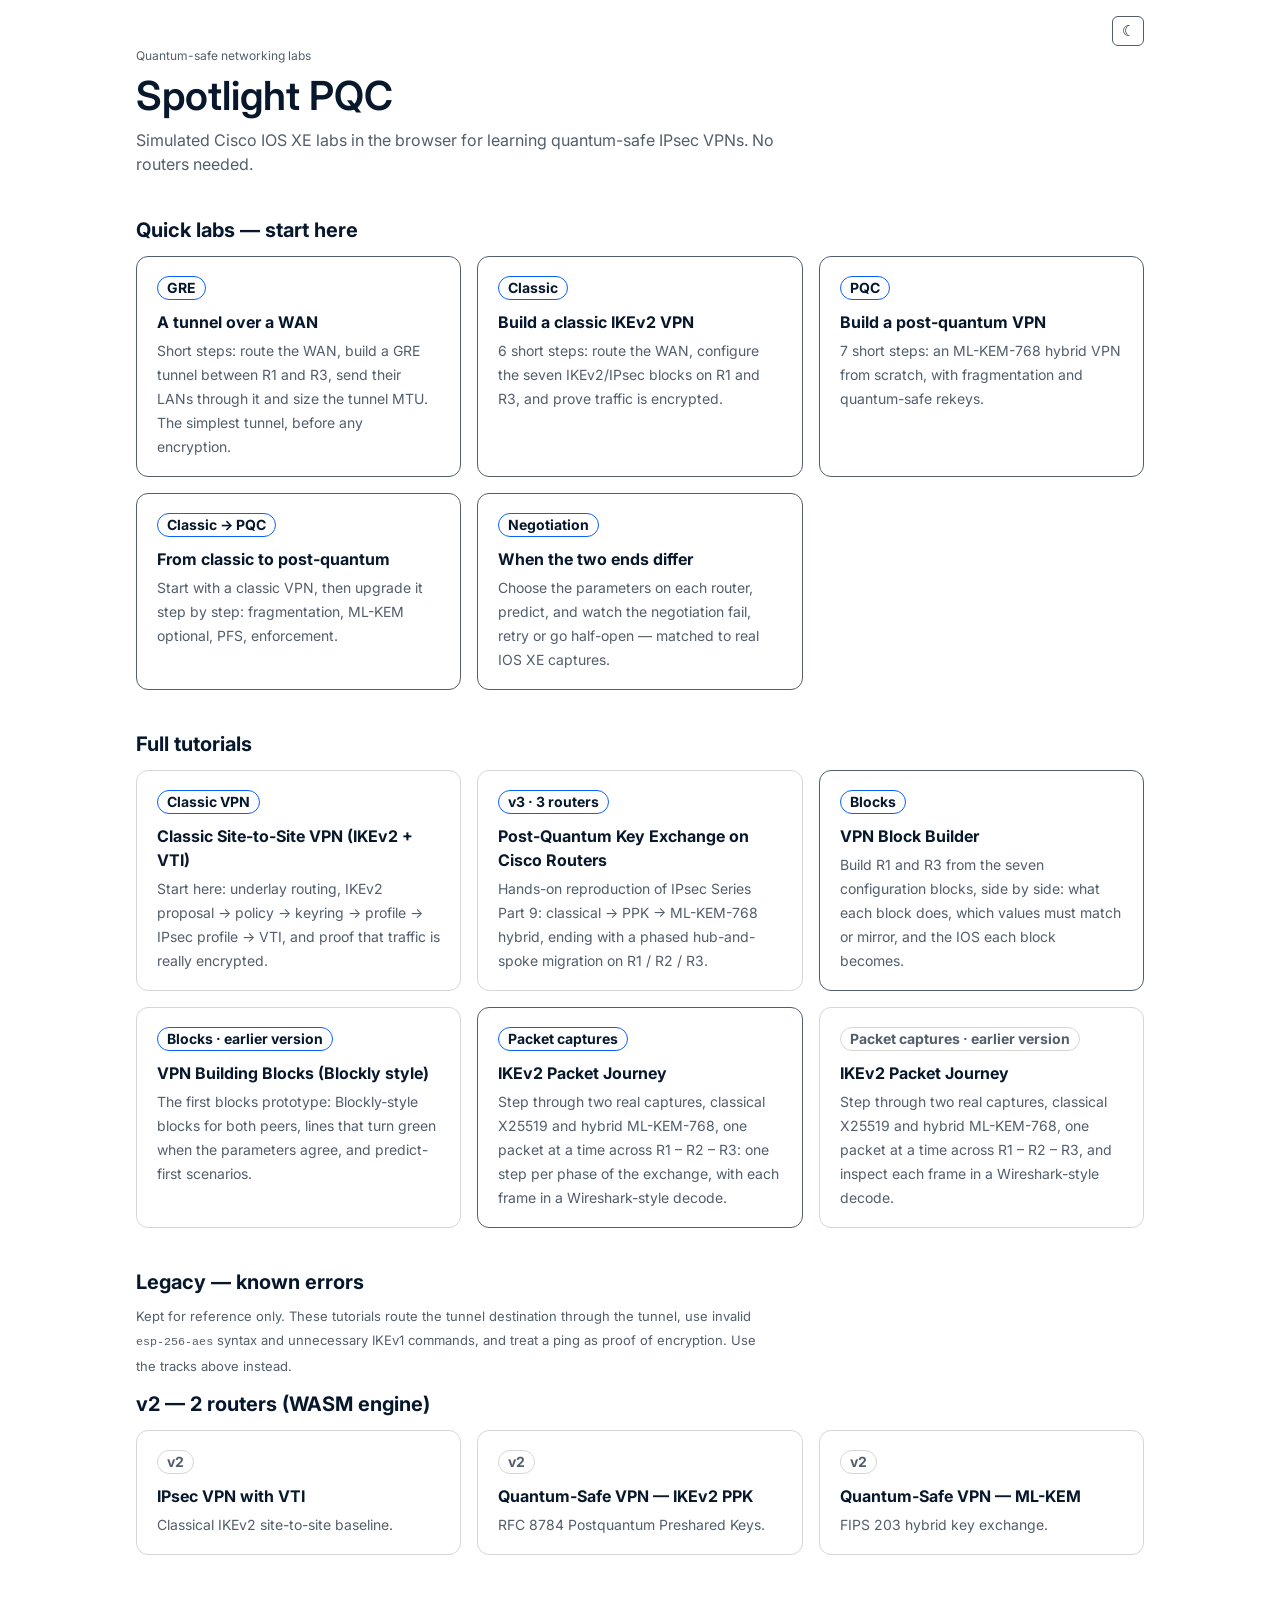
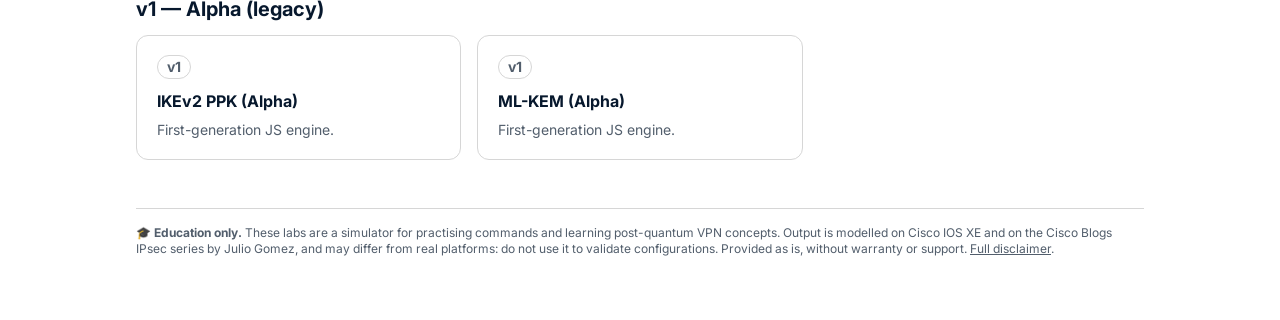
<file: index.html>
<!doctype html>
<html lang="en">
<head>
  <meta charset="utf-8">
  <script>try { if (localStorage.getItem('spq-theme') === 'dark') document.documentElement.dataset.theme = 'dark'; } catch (e) { }</script>
  <meta name="viewport" content="width=device-width, initial-scale=1">
  <title>Spotlight PQC Tutorials</title>
  <meta name="description" content="Browser-based Cisco IOS XE simulations for learning post-quantum IPsec VPNs.">
  <link rel="preconnect" href="https://fonts.googleapis.com">
  <link rel="preconnect" href="https://fonts.gstatic.com" crossorigin>
  <link rel="stylesheet" href="https://fonts.googleapis.com/css2?family=Inter:wght@400;500;600;700&display=swap">
  <style>
    /* Cisco U. Spotlight design system: white surface, Midnight Blue ink, Inter, outlined containers */
    :root { --surface: #ffffff; --ink: #07182d; --muted: #525e6c; --line: #525e6c; --line-subtle: #d6d6d6; --accent: #0a60ff; --pqc: #0a60ff; --ppk: #02c8ff; }
    :root[data-theme="dark"] { --surface: #07182d; --ink: #ffffff; --muted: #b4b9c0; --line: #b4b9c0; --line-subtle: #2c3d55; --accent: #02c8ff; --pqc: #02c8ff; --ppk: #0a60ff; }
    * { box-sizing: border-box; }
    .theme-btn { position: absolute; top: 16px; right: 16px; font: inherit; font-size: 15px; width: 32px; height: 30px; border-radius: 6px; border: 1px solid var(--line); background: transparent; color: var(--ink); cursor: pointer; }
    main { position: relative; }
    body { margin: 0; background: var(--surface); color: var(--ink); font-family: Inter, "Helvetica Neue", Arial, sans-serif; font-size: 16px; line-height: 24px; -webkit-font-smoothing: antialiased; }
    main { max-width: 1040px; margin: 0 auto; padding: 48px 16px 64px; }
    .eyebrow { font-size: 12px; line-height: 16px; color: var(--muted); margin: 0 0 8px; }
    h1 { margin: 0 0 8px; font-size: 40px; line-height: 48px; font-weight: 600; }
    .lead { color: var(--muted); margin: 0 0 32px; max-width: 640px; }
    h2 { font-size: 20px; line-height: 28px; font-weight: 700; margin: 40px 0 12px; }
    .grid { display: grid; grid-template-columns: repeat(auto-fill, minmax(280px, 1fr)); gap: 16px; }
    a.card { display: block; text-decoration: none; color: inherit; border: 1px solid var(--line-subtle); border-radius: 12px; padding: 18px 20px; transition: border-color .15s; }
    a.card:hover { border-color: var(--line); }
    a.card:focus-visible { outline: 2px solid var(--accent); outline-offset: 2px; }
    a.card.new { border-color: var(--line); }
    .card b { display: block; font-size: 16px; line-height: 24px; font-weight: 700; margin-bottom: 4px; }
    .card span { font-size: 14px; line-height: 20px; color: var(--muted); }
    .tag { display: inline-block; font-size: 12px; line-height: 16px; font-weight: 700; color: var(--ink) !important; border: 1.5px solid var(--pqc); border-radius: 999px; padding: 1px 9px; margin-bottom: 10px; }
    .tag.old { border-color: var(--line-subtle); color: var(--muted) !important; }
    code { font-size: .9em; }
    footer { margin-top: 48px; padding-top: 16px; border-top: 1px solid var(--line-subtle); font-size: 12px; line-height: 16px; color: var(--muted); }
    footer a { color: inherit; }
  </style>
</head>
<body>
<main>
  <button class="theme-btn" id="theme-btn" type="button" aria-label="Switch to dark mode" title="Switch to dark mode">☾</button>

  <p class="eyebrow">Quantum-safe networking labs</p>
  <h1>Spotlight PQC</h1>
  <p class="lead">Simulated Cisco IOS XE labs in the browser for learning quantum-safe IPsec VPNs. No routers needed.</p>

  <h2>Quick labs — start here</h2>
  <div class="grid">
    <a class="card new" href="tutorials/v6-gre/">
      <span class="tag">GRE</span>
      <b>A tunnel over a WAN</b>
      <span>Short steps: route the WAN, build a GRE tunnel between R1 and R3, send their LANs through it and size the tunnel MTU. The simplest tunnel, before any encryption.</span>
    </a>
    <a class="card new" href="tutorials/v5-quickstart/?track=classic">
      <span class="tag">Classic</span>
      <b>Build a classic IKEv2 VPN</b>
      <span>6 short steps: route the WAN, configure the seven IKEv2/IPsec blocks on R1 and R3, and prove traffic is encrypted.</span>
    </a>
    <a class="card new" href="tutorials/v5-quickstart/?track=pqc">
      <span class="tag">PQC</span>
      <b>Build a post-quantum VPN</b>
      <span>7 short steps: an ML-KEM-768 hybrid VPN from scratch, with fragmentation and quantum-safe rekeys.</span>
    </a>
    <a class="card new" href="tutorials/v5-quickstart/?track=migrate">
      <span class="tag">Classic → PQC</span>
      <b>From classic to post-quantum</b>
      <span>Start with a classic VPN, then upgrade it step by step: fragmentation, ML-KEM optional, PFS, enforcement.</span>
    </a>
    <a class="card new" href="tutorials/v5-quickstart/?track=negotiate">
      <span class="tag">Negotiation</span>
      <b>When the two ends differ</b>
      <span>Choose the parameters on each router, predict, and watch the negotiation fail, retry or go half-open — matched to real IOS XE captures.</span>
    </a>
  </div>

  <h2>Full tutorials</h2>
  <div class="grid">
    <a class="card" href="tutorials/v3-three-router/?track=classic">
      <span class="tag">Classic VPN</span>
      <b>Classic Site-to-Site VPN (IKEv2 + VTI)</b>
      <span>Start here: underlay routing, IKEv2 proposal → policy → keyring → profile → IPsec profile → VTI, and proof that traffic is really encrypted.</span>
    </a>
    <a class="card" href="tutorials/v3-three-router/">
      <span class="tag">v3 · 3 routers</span>
      <b>Post-Quantum Key Exchange on Cisco Routers</b>
      <span>Hands-on reproduction of IPsec Series Part 9: classical → PPK → ML-KEM-768 hybrid, ending with a phased hub-and-spoke migration on R1 / R2 / R3.</span>
    </a>
    <a class="card new" href="tutorials/v6-blocks/">
      <span class="tag">Blocks</span>
      <b>VPN Block Builder</b>
      <span>Build R1 and R3 from the seven configuration blocks, side by side: what each block does, which values must match or mirror, and the IOS each block becomes.</span>
    </a>
    <a class="card" href="tutorials/v4-blocks/mockup.html">
      <span class="tag">Blocks · earlier version</span>
      <b>VPN Building Blocks (Blockly style)</b>
      <span>The first blocks prototype: Blockly-style blocks for both peers, lines that turn green when the parameters agree, and predict-first scenarios.</span>
    </a>
    <a class="card new" href="tutorials/v9-packet-journey/">
      <span class="tag">Packet captures</span>
      <b>IKEv2 Packet Journey</b>
      <span>Step through two real captures, classical X25519 and hybrid ML-KEM-768, one packet at a time across R1 – R2 – R3: one step per phase of the exchange, with each frame in a Wireshark-style decode.</span>
    </a>
    <a class="card" href="tutorials/v8-packet-journey/">
      <span class="tag old">Packet captures · earlier version</span>
      <b>IKEv2 Packet Journey</b>
      <span>Step through two real captures, classical X25519 and hybrid ML-KEM-768, one packet at a time across R1 – R2 – R3, and inspect each frame in a Wireshark-style decode.</span>
    </a>
  </div>

  <div id="legacy">
  <h2>Legacy — known errors</h2>
  <p class="lead" style="margin:-4px 0 12px;font-size:13px">Kept for reference only. These tutorials route the tunnel destination through the tunnel, use invalid <code>esp-256-aes</code> syntax and unnecessary IKEv1 commands, and treat a ping as proof of encryption. Use the tracks above instead.</p>
  <h2 style="margin-top:8px">v2 — 2 routers (WASM engine)</h2>
  <div class="grid">
    <a class="card" href="tutorials/v2-wasm/StandardVPN.html"><span class="tag old">v2</span><b>IPsec VPN with VTI</b><span>Classical IKEv2 site-to-site baseline.</span></a>
    <a class="card" href="tutorials/v2-wasm/TutorialPPKmanual.html"><span class="tag old">v2</span><b>Quantum-Safe VPN — IKEv2 PPK</b><span>RFC 8784 Postquantum Preshared Keys.</span></a>
    <a class="card" href="tutorials/v2-wasm/TutorialMLKEM.html"><span class="tag old">v2</span><b>Quantum-Safe VPN — ML-KEM</b><span>FIPS 203 hybrid key exchange.</span></a>
  </div>

  <h2>v1 — Alpha (legacy)</h2>
  <div class="grid">
    <a class="card" href="tutorials/v1-alpha/pqc-vpn-tutorial/"><span class="tag old">v1</span><b>IKEv2 PPK (Alpha)</b><span>First-generation JS engine.</span></a>
    <a class="card" href="tutorials/v1-alpha/pqc-vpn-tutorial-mlkem/"><span class="tag old">v1</span><b>ML-KEM (Alpha)</b><span>First-generation JS engine.</span></a>
  </div>
  </div>
  <!-- legacy tutorials are kept locally only; they are not part of the public repository -->
  <script>if (/github\.io$/.test(location.hostname)) document.getElementById('legacy').remove();</script>

  <footer><b>🎓 Education only.</b> These labs are a simulator for practising commands and learning post-quantum VPN concepts. Output is modelled on Cisco IOS XE and on the Cisco Blogs IPsec series by Julio Gomez, and may differ from real platforms: do not use it to validate configurations. Provided as is, without warranty or support. <a href="https://github.com/ioeacademy/spotlight-pqc/blob/main/DISCLAIMER.md">Full disclaimer</a>.</footer>
</main>
  <script>
    (function () {   // light by default; dark only when chosen
      const b = document.getElementById('theme-btn'), r = document.documentElement;
      const sync = () => { const d = r.dataset.theme === 'dark'; b.textContent = d ? '☀' : '☾'; b.title = b.ariaLabel = d ? 'Switch to light mode' : 'Switch to dark mode'; };
      b.addEventListener('click', () => { const d = r.dataset.theme !== 'dark'; if (d) r.dataset.theme = 'dark'; else delete r.dataset.theme; try { localStorage.setItem('spq-theme', d ? 'dark' : 'light'); } catch (e) { } sync(); });
      sync();
    })();
  </script>
</body>
</html>
</file>
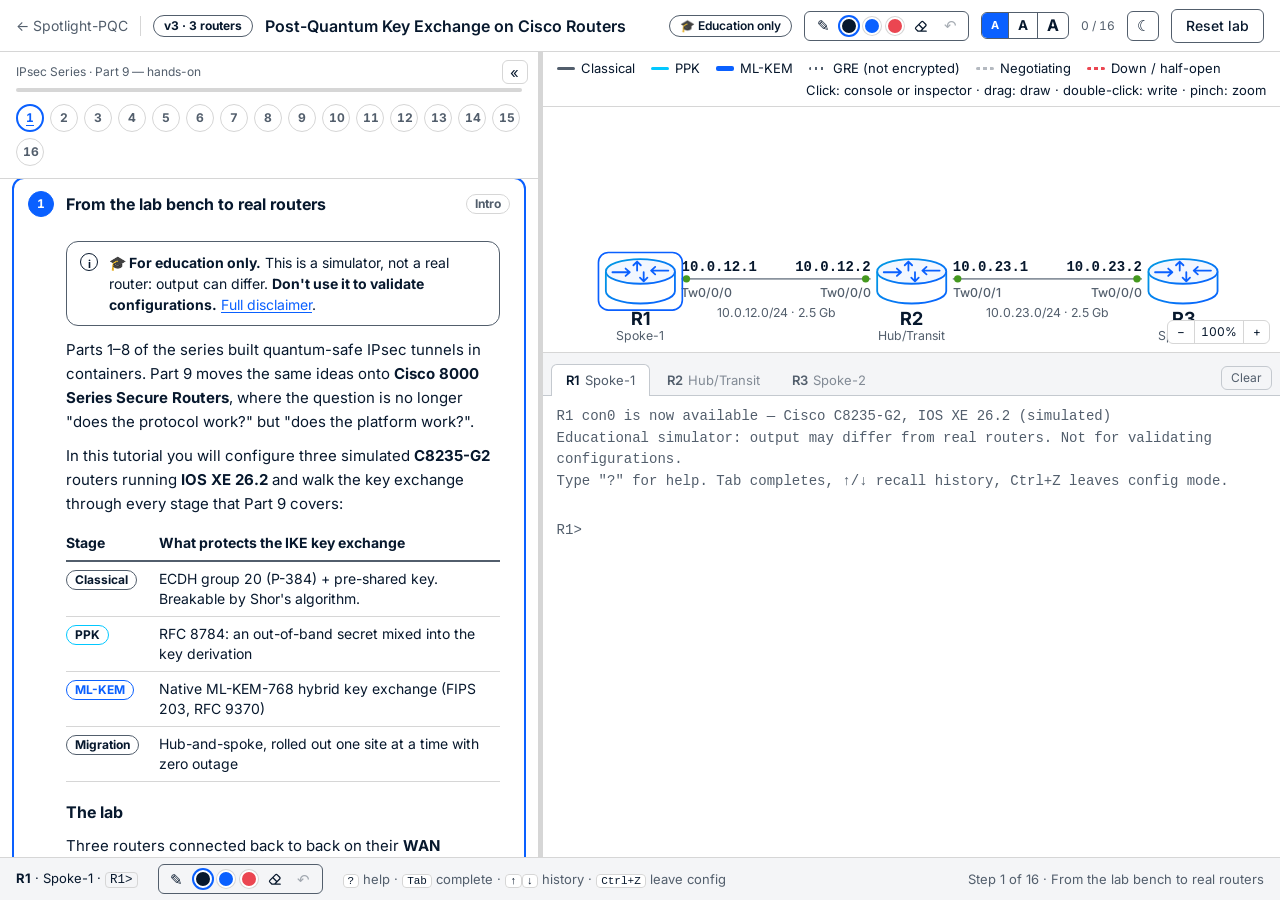
<file: tutorials/v3-three-router/index.html>
<!doctype html>
<html lang="en">
<head>
  <meta charset="utf-8">
  <script>try { if (localStorage.getItem('spq-theme') === 'dark') document.documentElement.dataset.theme = 'dark'; } catch (e) { }</script>
  <meta name="viewport" content="width=device-width, initial-scale=1">
  <title>Post-Quantum Key Exchange — 3-Router Lab</title>
  <meta name="description" content="Hands-on simulation of IPsec Series Part 9: classical, PPK and ML-KEM-768 IKEv2 on three Cisco IOS XE routers, ending with a phased hub-and-spoke migration.">
  <link rel="preconnect" href="https://fonts.googleapis.com">
  <link rel="preconnect" href="https://fonts.gstatic.com" crossorigin>
  <link rel="stylesheet" href="https://fonts.googleapis.com/css2?family=Inter:wght@400;500;600;700&display=swap">
  <link rel="stylesheet" href="css/style.css?v=20261020b">
</head>
<body>
  <header class="lab-nav">
    <a class="nav-home" href="../../index.html">&larr; Spotlight-PQC</a>
    <span class="nav-sep"></span>
    <span class="badge">v3 · 3 routers</span>
    <h1 class="nav-title">Post-Quantum Key Exchange on Cisco Routers</h1>
    <span class="nav-spacer"></span>
    <a class="edu-badge" href="https://github.com/ioeacademy/spotlight-pqc/blob/main/DISCLAIMER.md" target="_blank" rel="noopener" title="Educational simulator: output may differ from real routers. Not for validating configurations. Provided as is, without support.">🎓 Education only</a>
    <span class="fs-group" role="group" aria-label="Text size">
      <button class="fs-btn" data-fs="s" aria-pressed="true" title="Normal text">A</button><button class="fs-btn" data-fs="m" aria-pressed="false" title="Larger text">A</button><button class="fs-btn" data-fs="l" aria-pressed="false" title="Largest text">A</button>
    </span>
    <span class="nav-progress" id="nav-progress" aria-live="polite">0 / 16</span>
    <button class="theme-btn" id="theme-btn" type="button" aria-label="Switch to dark mode" title="Switch to dark mode">☾</button>
    <button class="btn ghost" id="btn-reset" title="Reset all routers and progress">Reset lab</button>
  </header>

  <main class="split">
    <section class="tutorial" id="tutorial" aria-label="Tutorial steps">
      <div class="tut-head">
        <div class="tut-kicker">IPsec Series · Part 9 — hands-on</div>
        <div class="progress"><div class="progress-fill" id="progress-fill"></div></div>
      </div>
      <ol class="steps" id="steps"></ol>
    </section>

    <div class="divider" id="divider" role="separator" aria-orientation="vertical" tabindex="0" title="Drag to resize"></div>

    <section class="labpane" aria-label="Lab">
      <div class="topo-wrap" id="topo-wrap">
        <div class="topo-toolbar">
          <span class="legend"><i class="sw classic"></i>Classical</span>
          <span class="legend"><i class="sw ppk"></i>PPK</span>
          <span class="legend"><i class="sw pqc"></i>ML-KEM</span>
          <span class="legend"><i class="sw gre"></i>GRE (not encrypted)</span>
          <span class="legend"><i class="sw neg"></i>Negotiating</span>
          <span class="legend"><i class="sw fail"></i>Down / half-open</span>
          <span class="topo-hint">Click a router for its console · click a tunnel to inspect it</span>
        </div>
        <svg id="topo" viewBox="60 -4 840 298" preserveAspectRatio="xMidYMid meet" role="img" aria-label="Topology: R1, R2 and R3 in a row"></svg>
      </div>
      <div class="hresizer" id="hresizer" role="separator" aria-orientation="horizontal" title="Drag to resize"></div>
      <div class="console">
        <div class="tabs" role="tablist" id="tabs"></div>
        <div class="terms" id="terms"></div>
      </div>
    </section>
  </main>

  <div class="modal-bg" id="modal-bg" hidden>
    <div class="modal" role="dialog" aria-modal="true" aria-labelledby="modal-title">
      <div class="modal-head">
        <h2 id="modal-title">Handshake inspector</h2>
        <button class="btn ghost icon" id="modal-close" aria-label="Close">✕</button>
      </div>
      <div class="modal-body" id="modal-body"></div>
    </div>
  </div>

  <script src="js/ios-pqc-engine.js?v=20261020a"></script>
  <script src="js/lab-topology.js?v=20261006a"></script>
  <script src="js/tutorial-steps.js?v=20261020a"></script>
  <script src="js/app.js?v=20261020d"></script>
  <script>
    (function () {   // light by default; dark only when chosen
      const b = document.getElementById('theme-btn'), r = document.documentElement;
      const sync = () => { const d = r.dataset.theme === 'dark'; b.textContent = d ? '☀' : '☾'; b.title = b.ariaLabel = d ? 'Switch to light mode' : 'Switch to dark mode'; };
      b.addEventListener('click', () => { const d = r.dataset.theme !== 'dark'; if (d) r.dataset.theme = 'dark'; else delete r.dataset.theme; try { localStorage.setItem('spq-theme', d ? 'dark' : 'light'); } catch (e) { } sync(); });
      sync();
    })();
  </script>
</body>
</html>
</file>
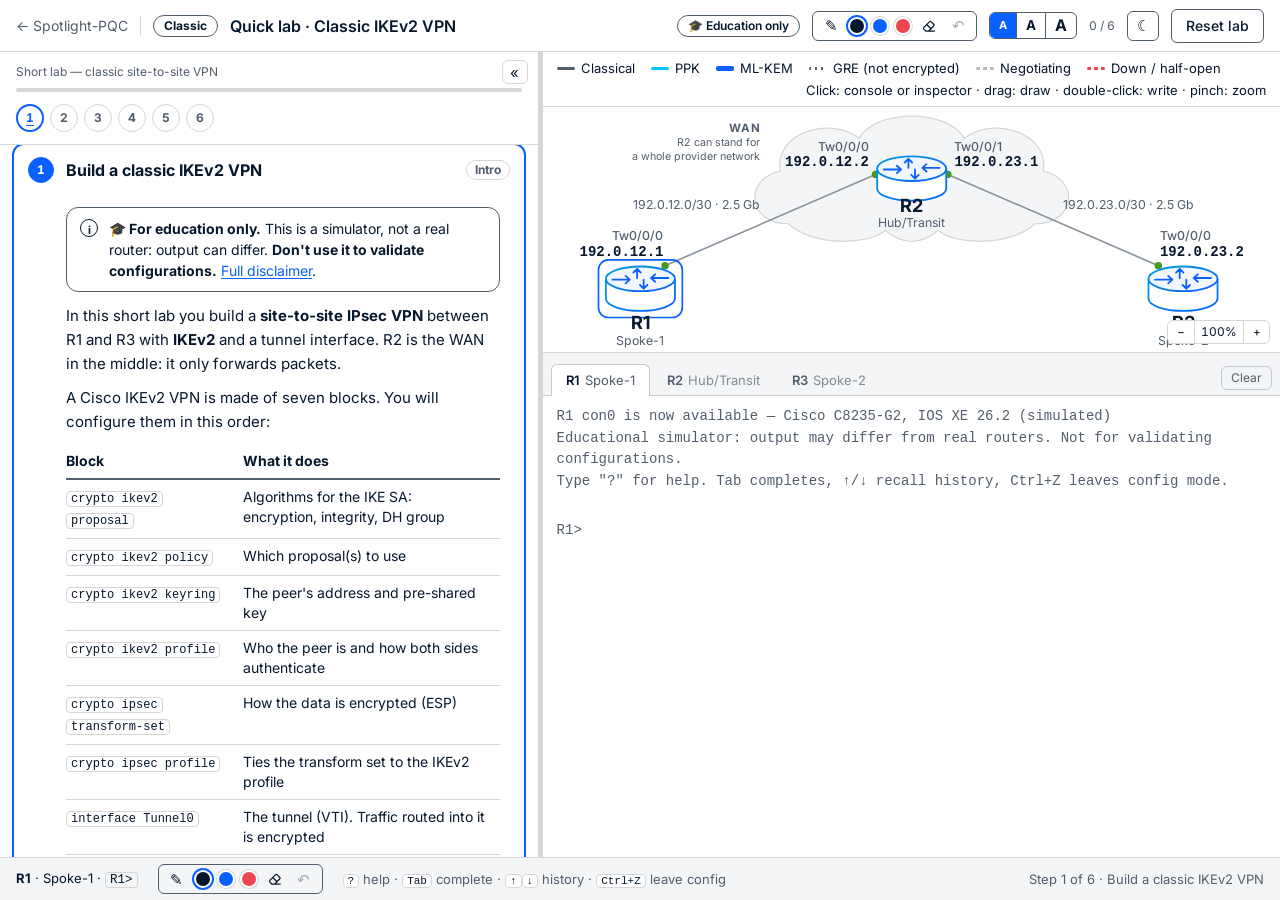
<file: tutorials/v5-quickstart/index.html>
<!doctype html>
<html lang="en">
<head>
  <meta charset="utf-8">
  <script>try { if (localStorage.getItem('spq-theme') === 'dark') document.documentElement.dataset.theme = 'dark'; } catch (e) { }</script>
  <meta name="viewport" content="width=device-width, initial-scale=1">
  <title>Quick VPN Labs</title>
  <meta name="description" content="Short simulated Cisco IOS XE labs: a classic IKEv2 VPN, a post-quantum ML-KEM VPN, the migration from classic to post-quantum, and negotiation experiments.">
  <link rel="preconnect" href="https://fonts.googleapis.com">
  <link rel="preconnect" href="https://fonts.gstatic.com" crossorigin>
  <link rel="stylesheet" href="https://fonts.googleapis.com/css2?family=Inter:wght@400;500;600;700&display=swap">
  <link rel="stylesheet" href="../v3-three-router/css/style.css?v=20261020b">
  <link rel="stylesheet" href="css/negotiation.css?v=20261015a">
</head>
<body>
  <header class="lab-nav">
    <a class="nav-home" href="../../index.html">&larr; Spotlight-PQC</a>
    <span class="nav-sep"></span>
    <span class="badge">Quick lab</span>
    <h1 class="nav-title">Quick VPN Labs</h1>
    <span class="nav-spacer"></span>
    <a class="edu-badge" href="https://github.com/ioeacademy/spotlight-pqc/blob/main/DISCLAIMER.md" target="_blank" rel="noopener" title="Educational simulator: output may differ from real routers. Not for validating configurations. Provided as is, without support.">🎓 Education only</a>
    <span class="fs-group" role="group" aria-label="Text size">
      <button class="fs-btn" data-fs="s" aria-pressed="true" title="Normal text">A</button><button class="fs-btn" data-fs="m" aria-pressed="false" title="Larger text">A</button><button class="fs-btn" data-fs="l" aria-pressed="false" title="Largest text">A</button>
    </span>
    <span class="nav-progress" id="nav-progress" aria-live="polite">0 / 0</span>
    <button class="theme-btn" id="theme-btn" type="button" aria-label="Switch to dark mode" title="Switch to dark mode">☾</button>
    <button class="btn ghost" id="btn-reset" title="Reset all routers and progress">Reset lab</button>
  </header>

  <main class="split">
    <section class="tutorial" id="tutorial" aria-label="Tutorial steps">
      <div class="tut-head">
        <div class="tut-kicker">Short lab</div>
        <div class="progress"><div class="progress-fill" id="progress-fill"></div></div>
      </div>
      <ol class="steps" id="steps"></ol>
    </section>

    <div class="divider" id="divider" role="separator" aria-orientation="vertical" tabindex="0" title="Drag to resize"></div>

    <section class="labpane" aria-label="Lab">
      <div class="topo-wrap" id="topo-wrap">
        <div class="topo-toolbar">
          <span class="legend"><i class="sw classic"></i>Classical</span>
          <span class="legend"><i class="sw ppk"></i>PPK</span>
          <span class="legend"><i class="sw pqc"></i>ML-KEM</span>
          <span class="legend"><i class="sw gre"></i>GRE (not encrypted)</span>
          <span class="legend"><i class="sw neg"></i>Negotiating</span>
          <span class="legend"><i class="sw fail"></i>Down / half-open</span>
          <span class="topo-hint">Click a router for its console · click a tunnel to inspect it</span>
        </div>
        <svg id="topo" viewBox="60 -4 840 298" preserveAspectRatio="xMidYMid meet" role="img" aria-label="Topology: hub R2 on top inside a WAN cloud, spokes R1 and R3 below"></svg>
      </div>
      <div class="hresizer" id="hresizer" role="separator" aria-orientation="horizontal" title="Drag to resize"></div>
      <div class="console">
        <div class="tabs" role="tablist" id="tabs"></div>
        <div class="terms" id="terms"></div>
      </div>
    </section>
  </main>

  <div class="modal-bg" id="modal-bg" hidden>
    <div class="modal" role="dialog" aria-modal="true" aria-labelledby="modal-title">
      <div class="modal-head">
        <h2 id="modal-title">Handshake inspector</h2>
        <button class="btn ghost icon" id="modal-close" aria-label="Close">✕</button>
      </div>
      <div class="modal-body" id="modal-body"></div>
    </div>
  </div>

  <script src="../v3-three-router/js/ios-pqc-engine.js?v=20261020a"></script>
  <script src="js/quick-topology.js?v=20261020a"></script>
  <script src="js/quick-steps.js?v=20261020b"></script>
  <script src="js/negotiation-panel.js?v=20261015p"></script>
  <script src="../v3-three-router/js/app.js?v=20261020d"></script>
  <script>
    (function () {   // light by default; dark only when chosen
      const b = document.getElementById('theme-btn'), r = document.documentElement;
      const sync = () => { const d = r.dataset.theme === 'dark'; b.textContent = d ? '☀' : '☾'; b.title = b.ariaLabel = d ? 'Switch to light mode' : 'Switch to dark mode'; };
      b.addEventListener('click', () => { const d = r.dataset.theme !== 'dark'; if (d) r.dataset.theme = 'dark'; else delete r.dataset.theme; try { localStorage.setItem('spq-theme', d ? 'dark' : 'light'); } catch (e) { } sync(); });
      sync();
    })();
  </script>
</body>
</html>
</file>
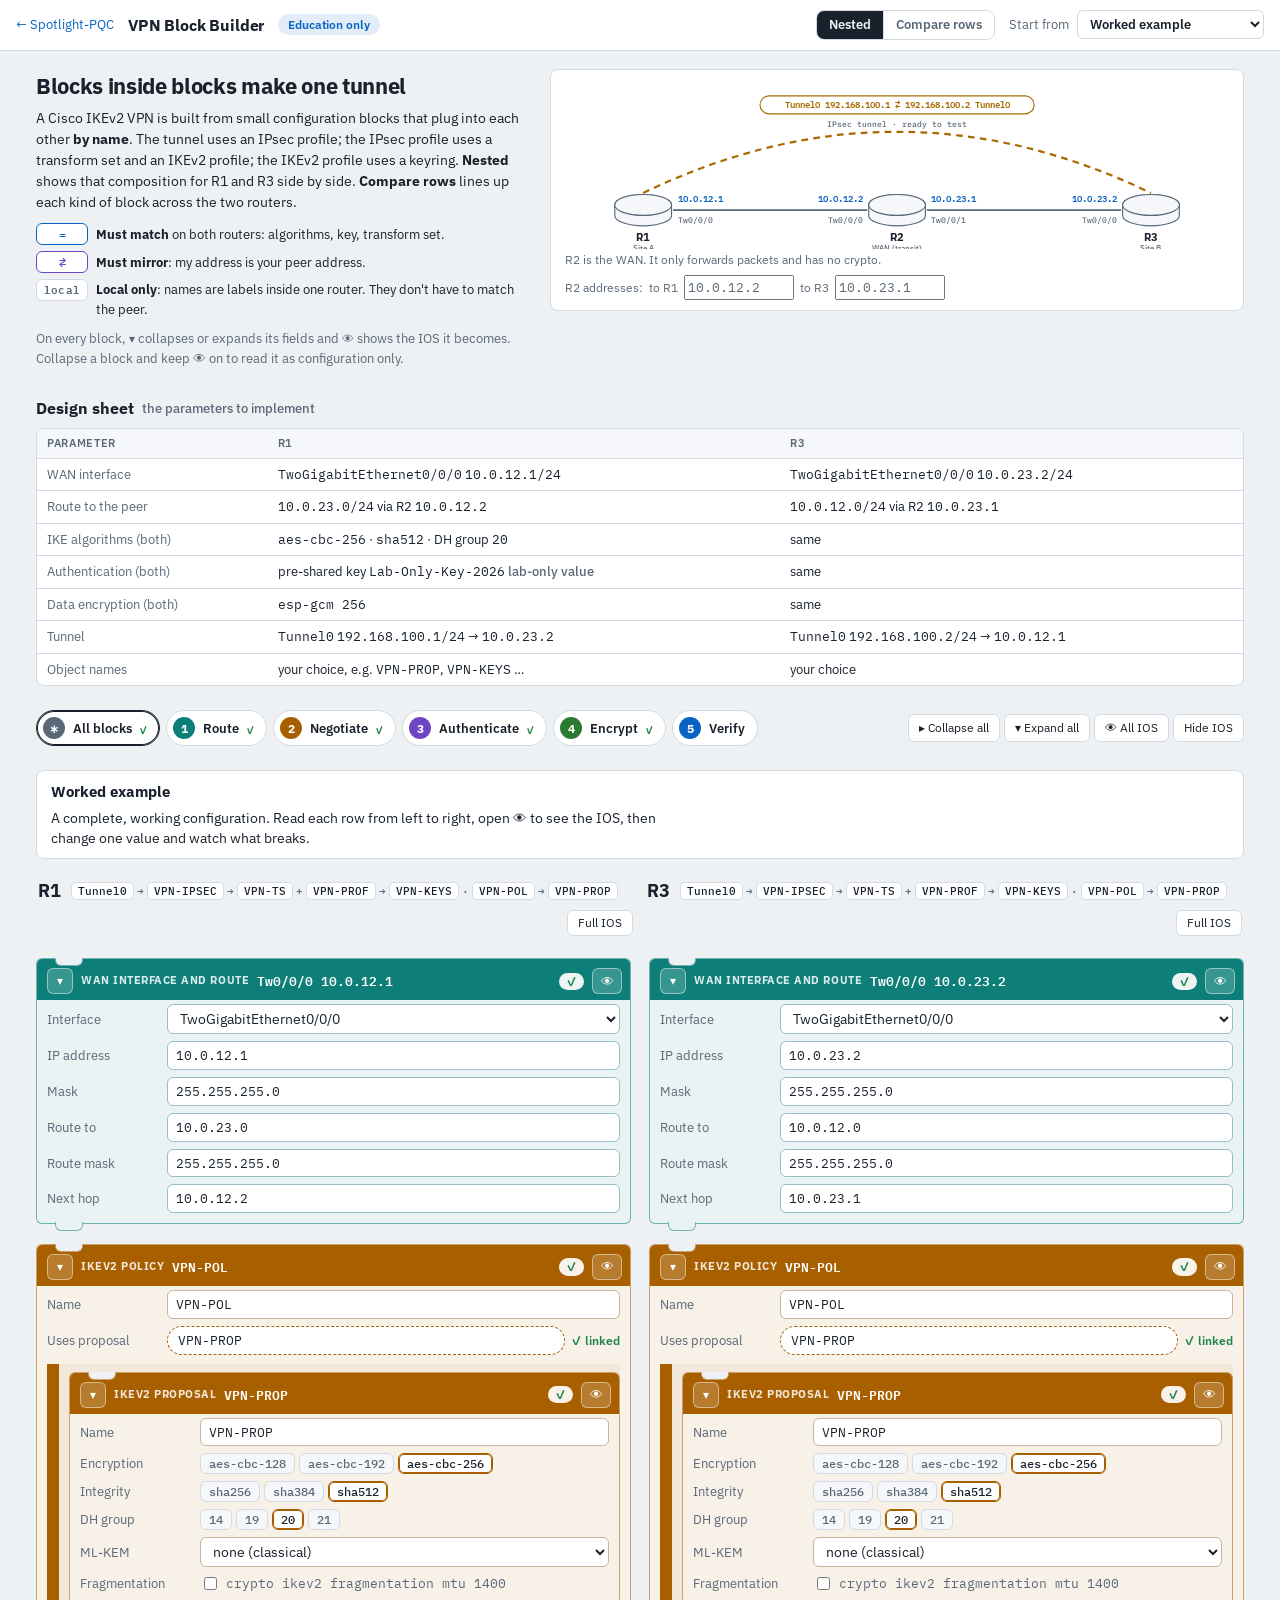
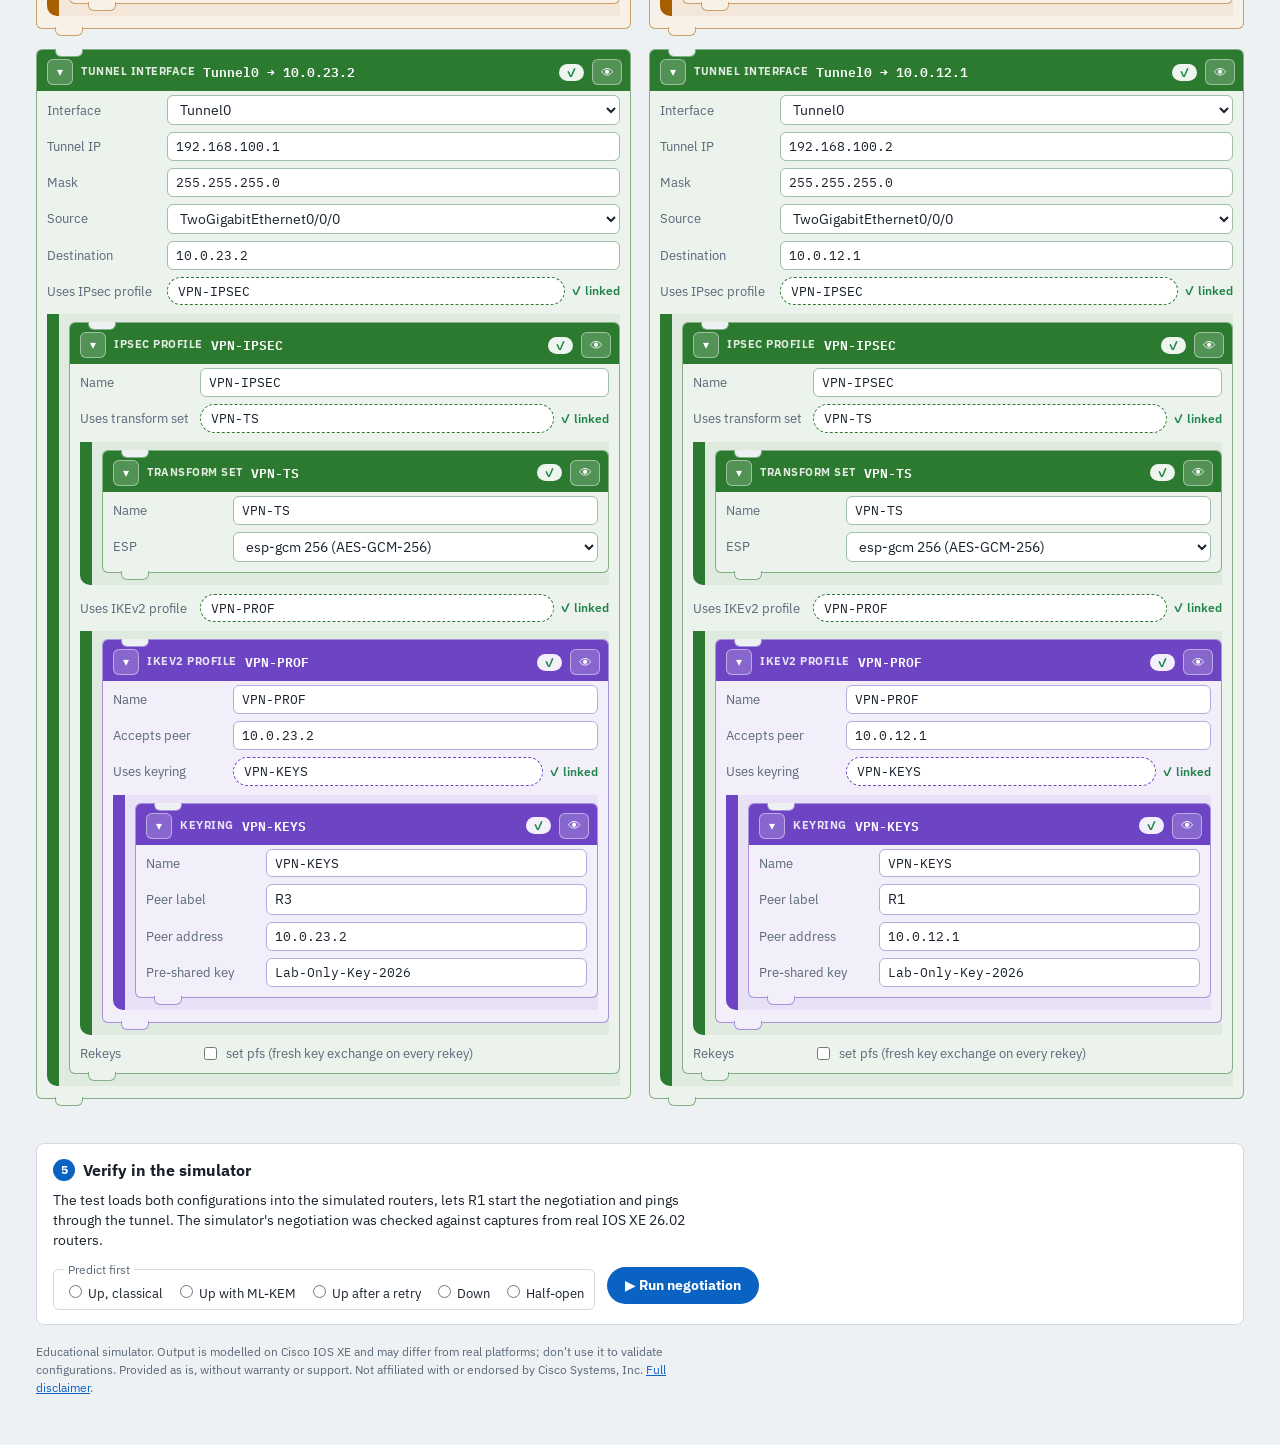
<file: tutorials/v6-blocks/index.html>
<!doctype html>
<html lang="en">
<head>
  <meta charset="utf-8">
  <meta name="viewport" content="width=device-width, initial-scale=1, viewport-fit=cover">
  <title>VPN Block Builder</title>
  <meta name="description" content="Build a Cisco IKEv2 site-to-site VPN from configuration blocks: see what each block does, which values must match the peer, and the IOS each block becomes. Education only.">
  <link rel="preconnect" href="https://fonts.googleapis.com">
  <link rel="preconnect" href="https://fonts.gstatic.com" crossorigin>
  <link rel="stylesheet" href="https://fonts.googleapis.com/css2?family=IBM+Plex+Mono:wght@400;500;600&family=IBM+Plex+Sans:wght@400;500;600;700&display=swap">
  <link rel="stylesheet" href="blocks.css?v=20261010a">
</head>
<body>
  <header class="bar">
    <a class="home" href="../../index.html">&larr; Spotlight-PQC</a>
    <h1>VPN Block Builder</h1>
    <span class="edu" title="Educational simulator: output may differ from real routers. Not for validating configurations. Provided as is, without support.">Education only</span>
    <span class="grow"></span>
    <span class="seg" role="group" aria-label="View">
      <button type="button" data-view="nested" aria-pressed="true" title="Blocks nested inside the blocks that use them">Nested</button><button type="button" data-view="rows" aria-pressed="false" title="One row per block type, R1 and R3 side by side">Compare rows</button>
    </span>
    <label class="start" for="start">Start from
      <select id="start">
        <option value="example">Worked example</option>
        <option value="complete">Complete R3 yourself</option>
        <option value="bugs">Find the 5 bugs</option>
        <option value="pqc">Quantum-safe (ML-KEM)</option>
      </select>
    </label>
  </header>

  <main class="page">
    <section class="intro" aria-labelledby="intro-h">
      <div class="intro-text">
        <h2 id="intro-h">Blocks inside blocks make one tunnel</h2>
        <p>A Cisco IKEv2 VPN is built from small configuration blocks that plug into each other <b>by name</b>. The tunnel uses an IPsec profile; the IPsec profile uses a transform set and an IKEv2 profile; the IKEv2 profile uses a keyring. <b>Nested</b> shows that composition for R1 and R3 side by side. <b>Compare rows</b> lines up each kind of block across the two routers.</p>
        <ul class="legend" aria-label="What the middle of each row means">
          <li><span class="rel eq">=</span><span><b>Must match</b> on both routers: algorithms, key, transform set.</span></li>
          <li><span class="rel mir">⇄</span><span><b>Must mirror</b>: my address is your peer address.</span></li>
          <li><span class="rel loc">local</span><span><b>Local only</b>: names are labels inside one router. They don't have to match the peer.</span></li>
        </ul>
        <p class="hint">On every block, <span class="eye-inline" aria-hidden="true">▾</span> collapses or expands its fields and <span class="eye-inline" aria-hidden="true">👁</span> shows the IOS it becomes. Collapse a block and keep 👁 on to read it as configuration only.</p>
      </div>
      <figure class="topo-card" aria-label="Topology">
        <svg id="topo" viewBox="0 0 900 230" role="img" aria-labelledby="topo-t"><title id="topo-t">R1, R2 and R3 in a row, with the tunnel between R1 and R3</title></svg>
        <figcaption>
          <span>R2 is the WAN. It only forwards packets and has no crypto.</span>
          <span class="r2-edit">R2 addresses:
            <label for="r2-ip1">to R1</label><input id="r2-ip1" class="ip" data-r2="ip1" spellcheck="false" autocomplete="off">
            <label for="r2-ip2">to R3</label><input id="r2-ip2" class="ip" data-r2="ip2" spellcheck="false" autocomplete="off">
          </span>
        </figcaption>
      </figure>
    </section>

    <section class="sheet" aria-labelledby="sheet-h">
      <h2 id="sheet-h">Design sheet <span class="sub">the parameters to implement</span></h2>
      <div class="sheet-scroll"><table id="sheet"></table></div>
    </section>

    <nav class="chunks" id="chunks" aria-label="Steps"></nav>
    <div class="chunk-card" id="chunk-card" role="status" aria-live="polite"></div>

    <div class="cols-head" aria-hidden="true">
      <div class="col-h" id="ch-r1"></div><div class="col-mid"></div><div class="col-h" id="ch-r3"></div>
    </div>
    <div class="rows" id="rows"></div>

    <section class="test" id="test" aria-labelledby="test-h">
      <h2 id="test-h"><span class="ck ck-test">5</span> Verify in the simulator</h2>
      <p>The test loads both configurations into the simulated routers, lets R1 start the negotiation and pings through the tunnel. The simulator's negotiation was checked against captures from real IOS XE 26.02 routers.</p>
      <div class="test-row">
        <fieldset class="predict" id="predict"><legend>Predict first</legend></fieldset>
        <button class="run" id="run" type="button">▶ Run negotiation</button>
      </div>
      <div class="result" id="result" role="status" aria-live="polite"></div>
    </section>

    <footer class="foot">Educational simulator. Output is modelled on Cisco IOS XE and may differ from real platforms; don't use it to validate configurations. Provided as is, without warranty or support. Not affiliated with or endorsed by Cisco Systems, Inc. <a href="https://github.com/ioeacademy/spotlight-pqc/blob/main/DISCLAIMER.md">Full disclaimer</a>.</footer>
  </main>

  <dialog id="full" aria-labelledby="full-h">
    <div class="dlg-head"><h2 id="full-h">Full configuration</h2><button type="button" class="copy" id="copy">Copy</button><button type="button" class="x" id="full-x" aria-label="Close">✕</button></div>
    <pre id="full-pre"></pre>
  </dialog>

  <script src="../v3-three-router/js/ios-pqc-engine.js?v=20261020a"></script>
  <script src="blocks.js?v=20261010a"></script>
</body>
</html>
</file>
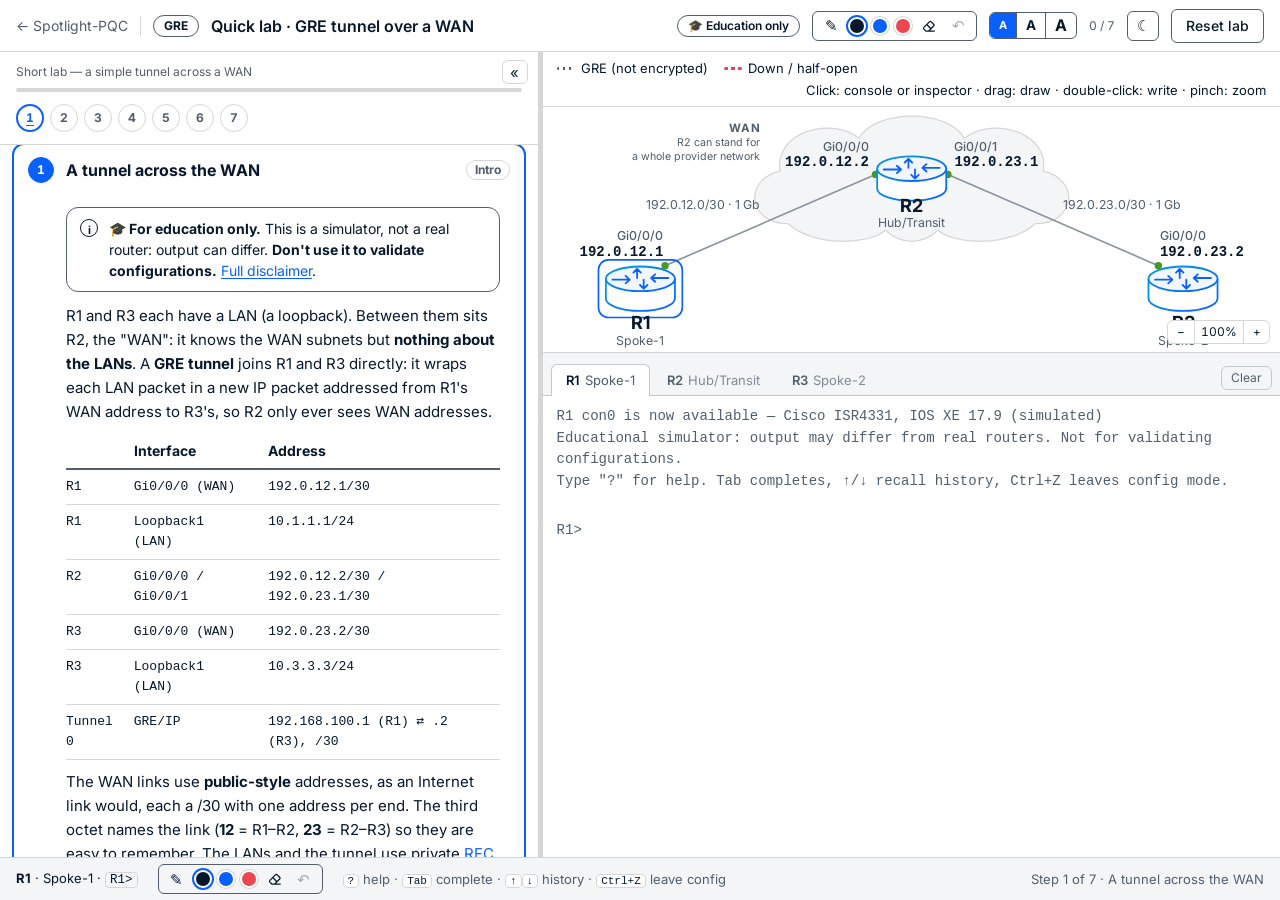
<file: tutorials/v6-gre/index.html>
<!doctype html>
<html lang="en">
<head>
  <meta charset="utf-8">
  <script>try { if (localStorage.getItem('spq-theme') === 'dark') document.documentElement.dataset.theme = 'dark'; } catch (e) { }</script>
  <meta name="viewport" content="width=device-width, initial-scale=1">
  <title>GRE Tunnel Lab</title>
  <meta name="description" content="A short simulated IOS XE lab: build a GRE tunnel between two routers across a WAN.">
  <link rel="preconnect" href="https://fonts.googleapis.com">
  <link rel="preconnect" href="https://fonts.gstatic.com" crossorigin>
  <link rel="stylesheet" href="https://fonts.googleapis.com/css2?family=Inter:wght@400;500;600;700&display=swap">
  <link rel="stylesheet" href="../v3-three-router/css/style.css?v=20261020b">
</head>
<body>
  <header class="lab-nav">
    <a class="nav-home" href="../../index.html">&larr; Spotlight-PQC</a>
    <span class="nav-sep"></span>
    <span class="badge">Quick lab</span>
    <h1 class="nav-title">GRE tunnel over a WAN</h1>
    <span class="nav-spacer"></span>
    <a class="edu-badge" href="https://github.com/ioeacademy/spotlight-pqc/blob/main/DISCLAIMER.md" target="_blank" rel="noopener" title="Educational simulator: output may differ from real routers. Not for validating configurations. Provided as is, without support.">🎓 Education only</a>
    <span class="fs-group" role="group" aria-label="Text size">
      <button class="fs-btn" data-fs="s" aria-pressed="true" title="Normal text">A</button><button class="fs-btn" data-fs="m" aria-pressed="false" title="Larger text">A</button><button class="fs-btn" data-fs="l" aria-pressed="false" title="Largest text">A</button>
    </span>
    <span class="nav-progress" id="nav-progress" aria-live="polite">0 / 0</span>
    <button class="theme-btn" id="theme-btn" type="button" aria-label="Switch to dark mode" title="Switch to dark mode">☾</button>
    <button class="btn ghost" id="btn-reset" title="Reset all routers and progress">Reset lab</button>
  </header>

  <main class="split">
    <section class="tutorial" id="tutorial" aria-label="Tutorial steps">
      <div class="tut-head">
        <div class="tut-kicker">Short lab</div>
        <div class="progress"><div class="progress-fill" id="progress-fill"></div></div>
      </div>
      <ol class="steps" id="steps"></ol>
    </section>

    <div class="divider" id="divider" role="separator" aria-orientation="vertical" tabindex="0" title="Drag to resize"></div>

    <section class="labpane" aria-label="Lab">
      <div class="topo-wrap" id="topo-wrap">
        <div class="topo-toolbar">
          <span class="legend"><i class="sw gre"></i>GRE (not encrypted)</span>
                    <span class="legend"><i class="sw fail"></i>Down / half-open</span>
          <span class="topo-hint">Click a router for its console · click a tunnel to inspect it</span>
        </div>
        <svg id="topo" viewBox="60 -4 840 298" preserveAspectRatio="xMidYMid meet" role="img" aria-label="Topology: hub R2 on top inside a WAN cloud, spokes R1 and R3 below, GRE tunnel between R1 and R3"></svg>
      </div>
      <div class="hresizer" id="hresizer" role="separator" aria-orientation="horizontal" title="Drag to resize"></div>
      <div class="console">
        <div class="tabs" role="tablist" id="tabs"></div>
        <div class="terms" id="terms"></div>
      </div>
    </section>
  </main>

  <div class="modal-bg" id="modal-bg" hidden>
    <div class="modal" role="dialog" aria-modal="true" aria-labelledby="modal-title">
      <div class="modal-head">
        <h2 id="modal-title">Handshake inspector</h2>
        <button class="btn ghost icon" id="modal-close" aria-label="Close">✕</button>
      </div>
      <div class="modal-body" id="modal-body"></div>
    </div>
  </div>

  <script src="../v3-three-router/js/ios-pqc-engine.js?v=20261020a"></script>
  <script src="js/gre-topology.js?v=20261017b"></script>
  <script src="js/gre-steps.js?v=20261020a"></script>
  <script src="../v3-three-router/js/app.js?v=20261020d"></script>
  <script>
    (function () {   // light by default; dark only when chosen
      const b = document.getElementById('theme-btn'), r = document.documentElement;
      const sync = () => { const d = r.dataset.theme === 'dark'; b.textContent = d ? '☀' : '☾'; b.title = b.ariaLabel = d ? 'Switch to light mode' : 'Switch to dark mode'; };
      b.addEventListener('click', () => { const d = r.dataset.theme !== 'dark'; if (d) r.dataset.theme = 'dark'; else delete r.dataset.theme; try { localStorage.setItem('spq-theme', d ? 'dark' : 'light'); } catch (e) { } sync(); });
      sync();
    })();
  </script>
</body>
</html>
</file>
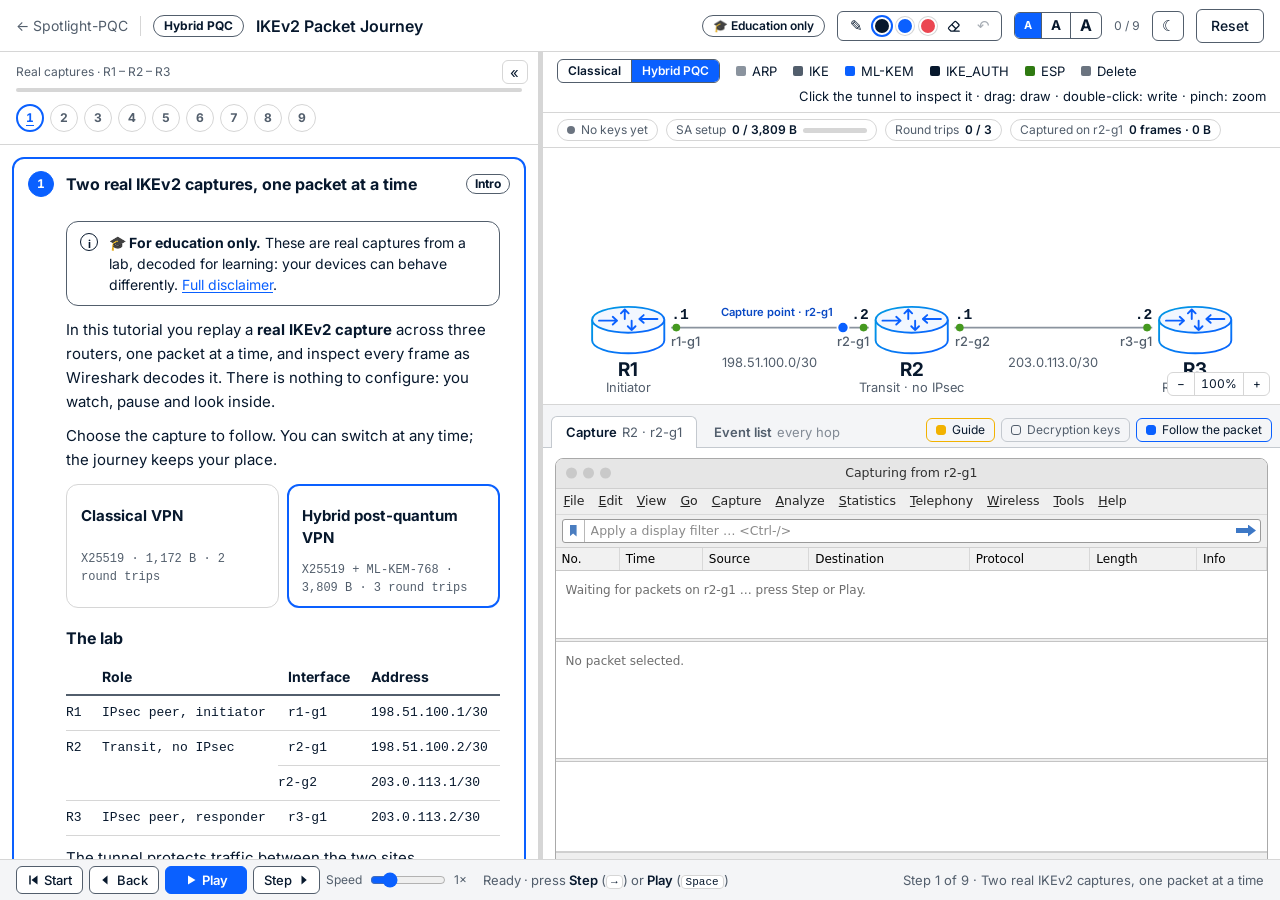
<file: tutorials/v9-packet-journey/index.html>
<!doctype html>
<html lang="en">
<head>
  <meta charset="utf-8">
  <script>try { if (localStorage.getItem('spq-theme') === 'dark') document.documentElement.dataset.theme = 'dark'; } catch (e) { }</script>
  <meta name="viewport" content="width=device-width, initial-scale=1">
  <title>IKEv2 Packet Journey</title>
  <meta name="description" content="Step through real classical and hybrid ML-KEM IKEv2 captures one packet at a time across R1 – R2 – R3, with a Wireshark-style decode.">
  <link rel="preconnect" href="https://fonts.googleapis.com">
  <link rel="preconnect" href="https://fonts.gstatic.com" crossorigin>
  <link rel="stylesheet" href="https://fonts.googleapis.com/css2?family=Inter:wght@400;500;600;700&display=swap">
  <link rel="stylesheet" href="../v3-three-router/css/style.css?v=20261020b">
  <link rel="stylesheet" href="css/journey.css?v=20261124c">
</head>
<body>
  <header class="lab-nav">
    <a class="nav-home" href="../../index.html">&larr; Spotlight-PQC</a>
    <span class="nav-sep"></span>
    <span class="badge" id="nav-badge">Packet journey</span>
    <h1 class="nav-title">IKEv2 Packet Journey</h1>
    <span class="nav-spacer"></span>
    <a class="edu-badge" href="https://github.com/ioeacademy/spotlight-pqc/blob/main/DISCLAIMER.md" target="_blank" rel="noopener" title="Real captures decoded for learning: your devices can behave differently. Provided as is, without support.">🎓 Education only</a>
    <span class="fs-group" role="group" aria-label="Text size">
      <button class="fs-btn" data-fs="s" aria-pressed="true" title="Normal text">A</button><button class="fs-btn" data-fs="m" aria-pressed="false" title="Larger text">A</button><button class="fs-btn" data-fs="l" aria-pressed="false" title="Largest text">A</button>
    </span>
    <span class="nav-progress" id="nav-progress" aria-live="polite">0 / 0</span>
    <button class="theme-btn" id="theme-btn" type="button" aria-label="Switch to dark mode" title="Switch to dark mode">☾</button>
    <button class="btn ghost" id="btn-reset" title="Back to the first packet and clear your progress">Reset</button>
  </header>

  <main class="split">
    <section class="tutorial" id="tutorial" aria-label="Tutorial steps">
      <div class="tut-head">
        <div class="tut-kicker" id="tut-kicker">Real captures · R1 – R2 – R3</div>
        <div class="progress"><div class="progress-fill" id="progress-fill"></div></div>
      </div>
      <ol class="steps" id="steps"></ol>
    </section>

    <div class="divider" id="divider" role="separator" aria-orientation="vertical" tabindex="0" title="Drag to resize"></div>

    <section class="labpane" aria-label="Lab">
      <div class="topo-wrap" id="topo-wrap">
        <div class="topo-toolbar">
          <span class="seg" role="radiogroup" aria-label="Capture" id="seg-sc">
            <button type="button" role="radio" data-sc="classic" aria-checked="false">Classical</button><button type="button" role="radio" data-sc="hybrid" aria-checked="true">Hybrid PQC</button>
          </span>
          <span class="legend"><i class="kd" style="--k:var(--arp)"></i>ARP</span>
          <span class="legend"><i class="kd" style="--k:var(--ike)"></i>IKE</span>
          <span class="legend" data-only="hybrid"><i class="kd" style="--k:var(--pqc)"></i>ML-KEM</span>
          <span class="legend"><i class="kd" style="--k:var(--auth)"></i>IKE_AUTH</span>
          <span class="legend"><i class="kd" style="--k:var(--esp)"></i>ESP</span>
          <span class="legend"><i class="kd" style="--k:var(--info)"></i>Delete</span>
          <span class="topo-hint">Click the tunnel to inspect it · drag: draw · double-click: write</span>
        </div>
        <div class="topo-stats" aria-label="Status">
          <span class="stat" id="qpill"><span class="dot"></span><span id="qtext">No keys yet</span></span>
          <span class="stat">SA setup <b id="setupB">0 / 0 B</b> <span class="meter"><i id="setupM"></i></span></span>
          <span class="stat">Round trips <b id="rtt">0 / 0</b></span>
          <span class="stat">Captured on r2-g1 <b id="capN">0 frames</b></span>
        </div>
        <svg id="topo" viewBox="60 -4 840 298" preserveAspectRatio="xMidYMid meet" role="img" aria-label="R1, R2 and R3 in a row. R1 and R3 are the IPsec peers; R2 is transit. The capture point is R2's interface r2-g1, toward R1."></svg>
      </div>
      <div class="hresizer" id="hresizer" role="separator" aria-orientation="horizontal" title="Drag to resize"></div>
      <div class="console">
        <div class="tabs" role="tablist" id="tabs">
          <button class="tab" role="tab" id="tab-cap" aria-selected="true" aria-controls="t-cap">Capture<span class="role">R2 · r2-g1</span><span class="unread"></span></button>
          <button class="tab" role="tab" id="tab-ev" aria-selected="false" aria-controls="t-ev">Event list<span class="role">every hop</span></button>
          <span class="term-tools" id="tools-cap">
            <button type="button" class="term-tool tgl guide-tgl" id="guide" aria-pressed="true" title="Guide: highlight the important fields of each frame and explain them">Guide</button>
            <button type="button" class="term-tool tgl" id="keys" aria-pressed="false" title="Decrypt with the published lab keys">Decryption keys</button>
            <button type="button" class="term-tool tgl" id="follow" aria-pressed="true" title="Select the packet that is moving">Follow the packet</button>
          </span>
          <span class="term-tools" id="tools-ev" hidden>
            <button type="button" class="term-tool tgl" aria-pressed="true" data-g="ARP"><i class="kd" style="--k:var(--arp)"></i>ARP</button>
            <button type="button" class="term-tool tgl" aria-pressed="true" data-g="IKE"><i class="kd" style="--k:var(--ike)"></i>IKE</button>
            <button type="button" class="term-tool tgl" aria-pressed="true" data-g="ESP"><i class="kd" style="--k:var(--esp)"></i>ESP</button>
          </span>
        </div>
        <div class="terms" id="terms">
          <div class="term pane active" id="t-cap" role="tabpanel" aria-labelledby="tab-cap">
            <div class="banner" id="banner"></div>
            <div class="ws" id="ws">
              <div class="ws-title"><span class="lights"><i></i><i></i><i></i></span><span id="wsTitle">Capturing from r2-g1</span></div>
              <div class="ws-menu" aria-hidden="true"><span>File</span><span>Edit</span><span>View</span><span>Go</span><span>Capture</span><span>Analyze</span><span>Statistics</span><span>Telephony</span><span>Wireless</span><span>Tools</span><span>Help</span></div>
              <div class="ws-filter">
                <div class="box" id="fbox"><span class="bm"><i></i></span><input id="wsFilter" placeholder="Apply a display filter … <Ctrl-/>" spellcheck="false" autocomplete="off" aria-label="Display filter"><button class="apply" id="fApply" aria-label="Apply display filter"><i></i></button></div>
              </div>
              <div class="ws-pane ws-list" id="wsList"><table class="pl"><thead><tr><th>No.</th><th>Time</th><th>Source</th><th>Destination</th><th>Protocol</th><th>Length</th><th>Info</th></tr></thead><tbody id="plBody"></tbody></table></div>
              <div class="ws-split"></div>
              <div class="ws-pane ws-tree" id="wsTree" tabindex="0" aria-label="Packet details"><div class="tr" id="tree"></div></div>
              <div class="ws-split"></div>
              <div class="ws-bytes"><div class="hex" id="hex" aria-label="Packet bytes"></div><div class="ws-tabs" id="srcTabs"></div></div>
              <div class="ws-status"><span class="led"></span><span class="field" id="wsField"></span><span id="wsCount">Packets: 0</span><span class="sep">·</span><span>Profile: Default</span></div>
            </div>
            <div class="fchips" id="fchips"><span>Try a filter:</span></div>
          </div>
          <div class="term pane" id="t-ev" role="tabpanel" aria-labelledby="tab-ev">
            <table class="ev"><thead><tr><th>#</th><th title="Time the frame was recorded on r2-g1. Every hop of a packet shows its frame time.">Frame time (s)</th><th>Last</th><th>At</th><th>Type</th><th>Info</th></tr></thead><tbody id="evBody"></tbody></table>
          </div>
        </div>
      </div>
    </section>
  </main>

  <div class="modal-bg" id="modal-bg" hidden>
    <div class="modal" role="dialog" aria-modal="true" aria-labelledby="modal-title">
      <div class="modal-head">
        <h2 id="modal-title">Tunnel inspector</h2>
        <button class="btn ghost icon" id="modal-close" aria-label="Close">✕</button>
      </div>
      <div class="modal-body" id="modal-body"></div>
    </div>
  </div>

  <script src="js/captures.js?v=20261124a"></script>
  <script src="js/journey-steps.js?v=20261124a"></script>
  <script src="js/guide.js?v=20261124a"></script>
  <script src="js/journey.js?v=20261124c"></script>
  <script>
    (function () {   // light by default; dark only when chosen
      const b = document.getElementById('theme-btn'), r = document.documentElement;
      const sync = () => { const d = r.dataset.theme === 'dark'; b.textContent = d ? '☀' : '☾'; b.title = b.ariaLabel = d ? 'Switch to light mode' : 'Switch to dark mode'; };
      b.addEventListener('click', () => { const d = r.dataset.theme !== 'dark'; if (d) r.dataset.theme = 'dark'; else delete r.dataset.theme; try { localStorage.setItem('spq-theme', d ? 'dark' : 'light'); } catch (e) { } sync(); });
      sync();
    })();
  </script>
</body>
</html>
</file>
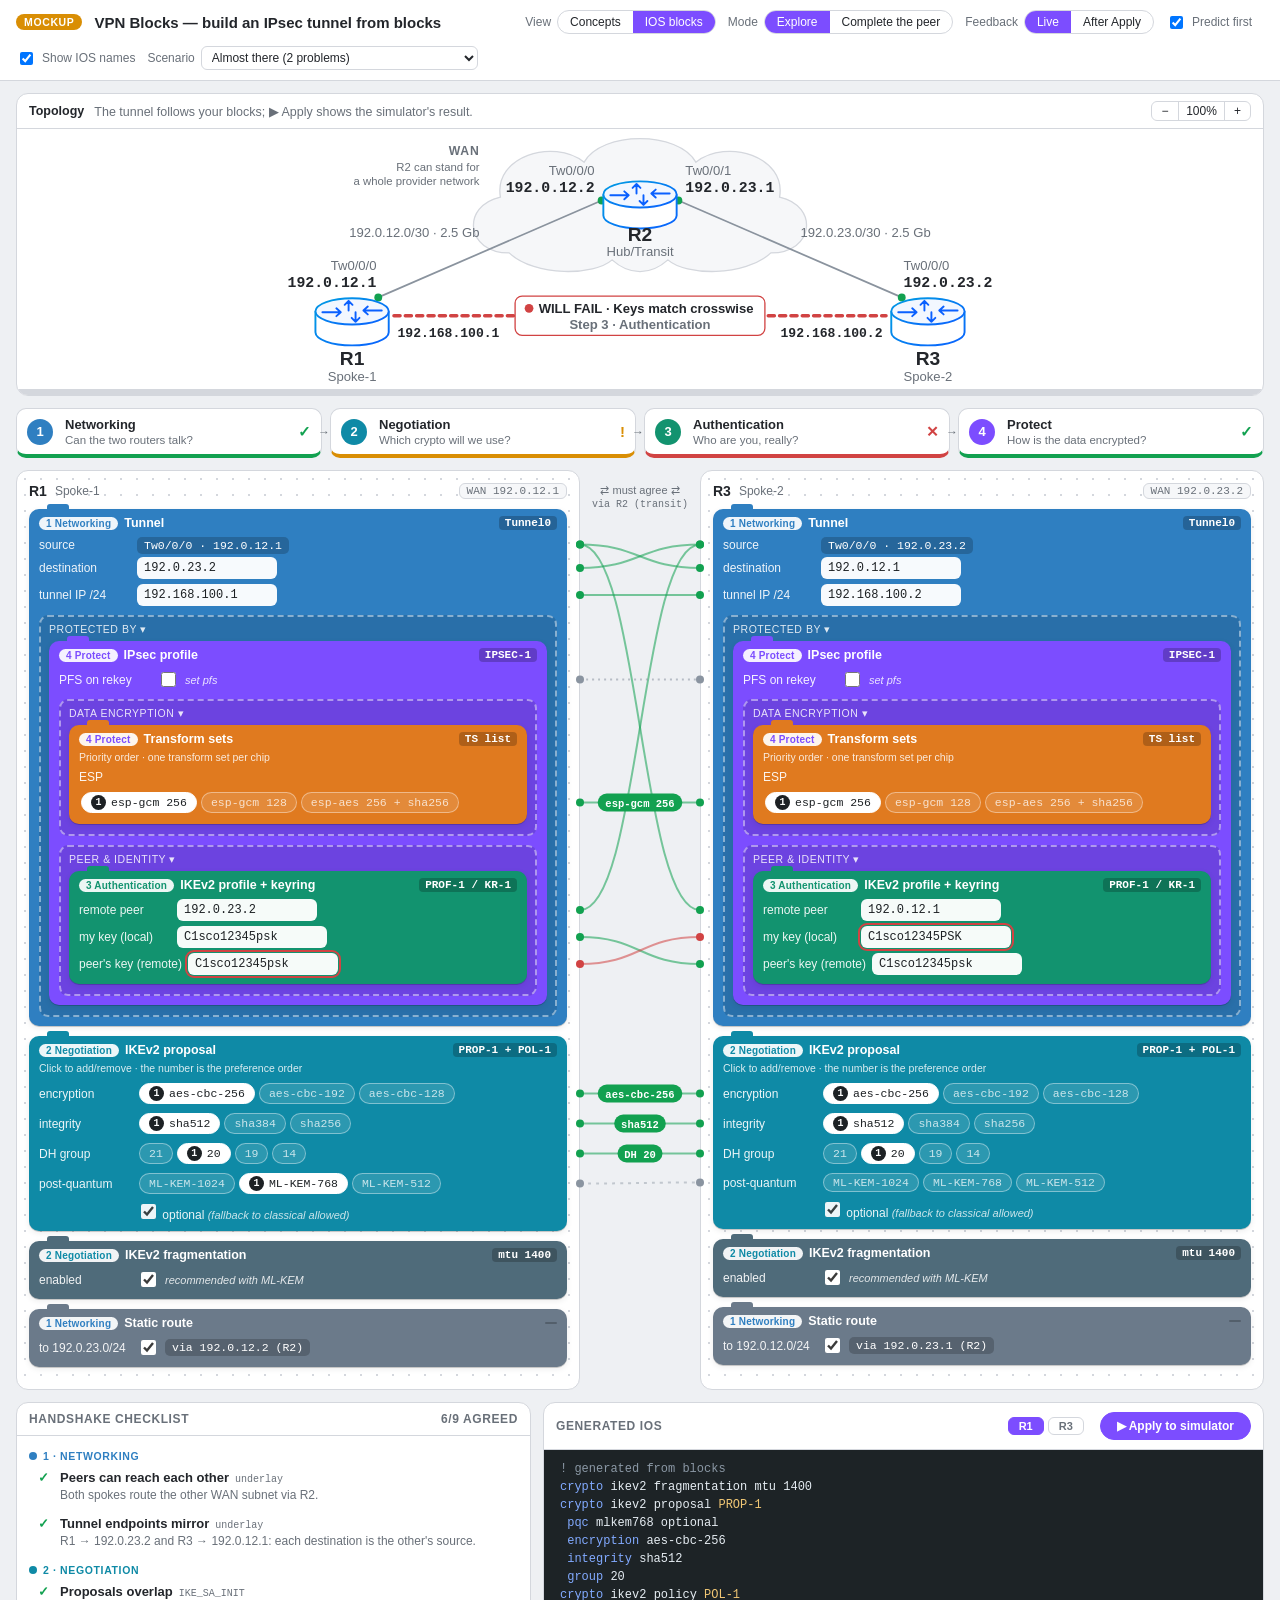
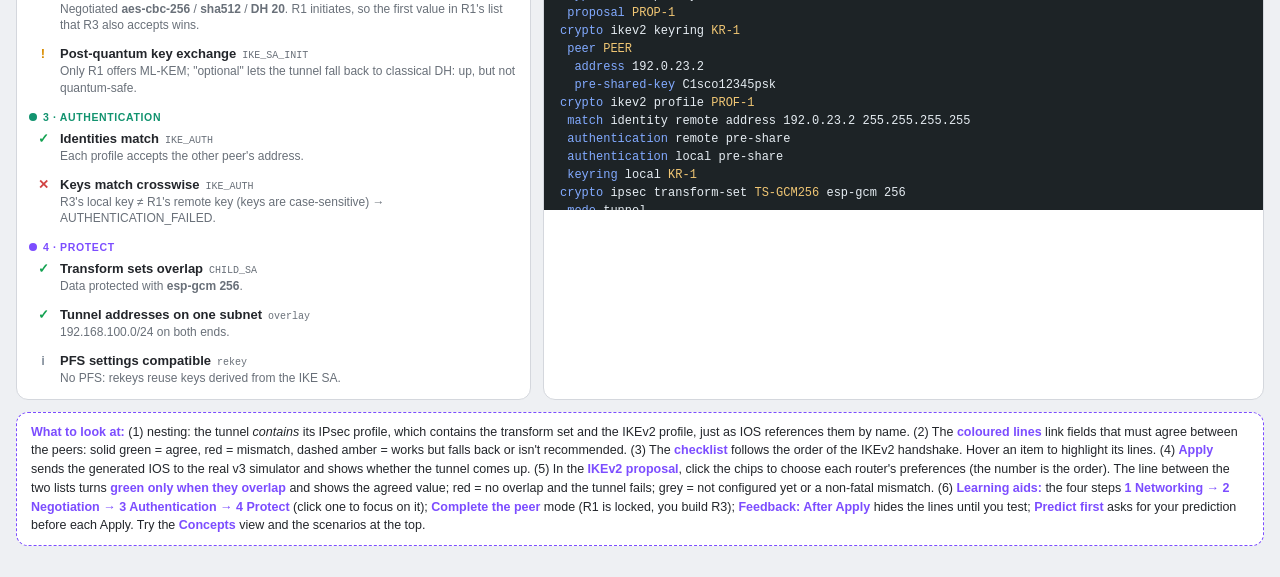
<file: tutorials/v4-blocks/mockup.html>
<!doctype html>
<html lang="en" data-theme="light">
<head>
<meta charset="utf-8">
<meta name="viewport" content="width=device-width, initial-scale=1">
<title>VPN Blocks Mockup</title>
<meta name="description" content="Mockup of a block-based IPsec/PQC VPN builder: configurable blocks per router, agreement lines between peers, handshake checklist and generated IOS.">
<style>
:root {
  --bg: #eef0f3; --panel: #fff; --panel-2: #f6f7f9; --border: #d4d7dd; --text: #23262b; --muted: #697079;
  --accent: #7c4dff; --ok: #12a150; --warn: #d98e04; --fail: #d14343; --info: #8a94a0;
  --b-tunnel: #2f7fc1; --b-ipsec: #7c4dff; --b-ts: #e07a1f; --b-ike: #12936f; --b-prop: #0f8aa6; --b-route: #6b7a8a; --b-router: #374448;
  --code-bg: #1d2326; --code: #e6edf3;
  --font: -apple-system, BlinkMacSystemFont, "Segoe UI", Roboto, Arial, sans-serif; --mono: "SF Mono", Menlo, Consolas, monospace;
}
@media (prefers-color-scheme: dark) { :root:not([data-theme="light"]) {
  --bg: #1b2023; --panel: #252c30; --panel-2: #1f2629; --border: rgba(255,255,255,.13); --text: #eef1f3; --muted: #a3adb5; --accent: #9d7bff; --info: #7d8790;
} }
:root[data-theme="dark"] { --bg: #1b2023; --panel: #252c30; --panel-2: #1f2629; --border: rgba(255,255,255,.13); --text: #eef1f3; --muted: #a3adb5; --accent: #9d7bff; --info: #7d8790; }
* { box-sizing: border-box; }
html, body { margin: 0; }
body { font-family: var(--font); background: var(--bg); color: var(--text); font-size: 13px; }
code { font-family: var(--mono); font-size: .92em; }

/* top bar */
.top { display: flex; align-items: center; gap: 12px; flex-wrap: wrap; padding: 10px 16px; background: var(--panel); border-bottom: 1px solid var(--border); position: sticky; top: 0; z-index: 20; }
.top h1 { font-size: 15px; margin: 0; }
.mock { font-size: 10.5px; font-weight: 800; letter-spacing: .06em; color: #fff; background: var(--warn); padding: 2px 8px; border-radius: 99px; }
.sp { flex: 1; }
.ctl { display: inline-flex; align-items: center; gap: 6px; font-size: 12px; color: var(--muted); }
.seg { display: inline-flex; border: 1px solid var(--border); border-radius: 99px; overflow: hidden; }
.seg button { font: inherit; font-size: 12px; border: 0; background: transparent; color: var(--text); padding: 4px 12px; cursor: pointer; }
.seg button[aria-pressed="true"] { background: var(--accent); color: #fff; }
select, input[type=text] { font: inherit; font-size: 12px; color: var(--text); background: var(--panel); border: 1px solid var(--border); border-radius: 6px; padding: 3px 6px; }
.btn { font: inherit; font-size: 12px; font-weight: 600; border: 1px solid var(--accent); background: var(--accent); color: #fff; border-radius: 99px; padding: 6px 16px; cursor: pointer; }
.btn:hover { filter: brightness(1.08); }

/* topology card (same drawing style as the GRE and quick labs) */
.topo-card { position: relative; background: var(--panel); border: 1px solid var(--border); border-radius: 12px; overflow: hidden; display: flex; flex-direction: column; }
.topo-head { display: flex; align-items: center; gap: 10px; flex-wrap: wrap; padding: 7px 12px; border-bottom: 1px solid var(--border); font-size: 12.5px; }
.topo-sub { color: var(--muted); }
.zoom-ctl { margin-left: auto; display: inline-flex; border: 1px solid var(--border); border-radius: 6px; overflow: hidden; }
.zoom-ctl button { font: inherit; font-size: 12px; min-width: 26px; padding: 2px 6px; border: 0; background: transparent; color: var(--text); cursor: pointer; font-variant-numeric: tabular-nums; }
.zoom-ctl button + button { border-left: 1px solid var(--border); }
.zoom-ctl button:disabled { opacity: .45; cursor: default; }
.zoom-ctl #z-pct { min-width: 46px; }
#topo { display: block; width: 100%; height: 260px; touch-action: none; user-select: none; -webkit-user-select: none; }
.topo-resize { height: 6px; cursor: row-resize; background: var(--border); }
.topo-resize:hover, .topo-resize.drag { background: var(--accent); }
#topo text { font-family: var(--font); fill: var(--text); }
#topo .t-ip { font-family: var(--mono); font-size: 17px; font-weight: 700; }
#topo .t-port { font-size: 15px; fill: var(--muted); }
#topo .t-link { font-size: 15px; fill: var(--muted); }
#topo .t-host { font-size: 22px; font-weight: 700; }
#topo .t-role { font-size: 15px; fill: var(--muted); }
#topo .cloud { fill: var(--panel-2); stroke: var(--border); stroke-width: 1.5; }
#topo .cloud-lbl { font-size: 14px; font-weight: 700; fill: var(--muted); letter-spacing: .06em; }
#topo .cloud-note { font-size: 13px; fill: var(--muted); }
#topo .link { stroke: #8a939e; stroke-width: 2; }
#topo .link.miss { stroke: var(--fail); stroke-dasharray: 6 5; }
#topo .r-body, #topo .r-top { fill: var(--panel); stroke: url(#g-router); stroke-width: 2.2; }
#topo .r-top { fill: #f2f7ff; }
#topo .r-arrow { stroke: #0a60ff; stroke-width: 2.2; fill: none; stroke-linecap: round; stroke-linejoin: round; }
#topo .tun { fill: none; stroke-width: 4; stroke-linecap: round; }
#topo .tun.up { stroke: #525e6c; } #topo .tun.pqc { stroke: #0a60ff; stroke-width: 5; }
#topo .tun.ready { stroke: var(--ok); stroke-dasharray: 9 6; }
#topo .tun.fail { stroke: var(--fail); stroke-dasharray: 7 6; }
#topo .tun.warn { stroke: var(--warn); stroke-dasharray: 7 6; }
#topo .badge rect { fill: var(--panel); stroke-width: 1.5; }
#topo .badge text { font-size: 15px; font-weight: 600; }
#topo .badge .st { font-weight: 800; }
#topo .t-tun { font-family: var(--mono); font-size: 15px; font-weight: 700; paint-order: stroke; stroke: var(--panel); stroke-width: 4px; }

/* layout */
.app { display: grid; grid-template-columns: 1fr; gap: 12px; padding: 12px 16px 24px; }

.main { min-width: 0; display: flex; flex-direction: column; gap: 12px; }
.stage { position: relative; display: grid; grid-template-columns: 1fr 120px 1fr; gap: 0; }
.ws { background: var(--panel); border: 1px solid var(--border); border-radius: 12px; padding: 12px; background-image: radial-gradient(var(--border) 1px, transparent 1px); background-size: 16px 16px; min-width: 0; }
.ws-head { display: flex; align-items: center; gap: 8px; margin-bottom: 10px; }
.ws-head b { font-size: 14px; }
.ws-head span { color: var(--muted); font-size: 12px; }
.ws-head .chip { margin-left: auto; font-family: var(--mono); font-size: 11px; background: var(--panel-2); border: 1px solid var(--border); padding: 1px 7px; border-radius: 6px; }
.gutter { position: relative; display: flex; flex-direction: column; align-items: center; justify-content: flex-start; padding-top: 14px; color: var(--muted); font-size: 11px; text-align: center; }
.gutter .wan { margin-top: 2px; font-family: var(--mono); font-size: 10px; }
svg.lines { position: absolute; inset: 0; width: 100%; height: 100%; pointer-events: none; overflow: visible; z-index: 5; }
svg.lines path { fill: none; stroke-width: 2; opacity: .55; transition: opacity .15s, stroke-width .15s; }
svg.lines path.hl { opacity: 1; stroke-width: 3.5; }
svg.lines path.ok { stroke: var(--ok); } svg.lines path.warn { stroke: var(--warn); stroke-dasharray: 6 4; } svg.lines path.fail { stroke: var(--fail); } svg.lines path.info { stroke: var(--info); stroke-dasharray: 2 4; }
svg.lines circle { r: 4; }
svg.lines circle.ok { fill: var(--ok); } svg.lines circle.warn { fill: var(--warn); } svg.lines circle.fail { fill: var(--fail); } svg.lines circle.info { fill: var(--info); }
svg.lines .tag { font-size: 10.5px; font-weight: 700; font-family: var(--mono); fill: #fff; }
svg.lines .tagbg { fill: var(--ok); }
svg.lines path.neutral { stroke: var(--info); stroke-dasharray: 3 5; opacity: .45; }
svg.lines circle.neutral { fill: var(--info); }

/* blocks */
.blk { position: relative; border-radius: 10px; color: #fff; margin: 0 0 10px; box-shadow: 0 1px 0 rgba(0,0,0,.18), 0 2px 6px rgba(0,0,0,.08); }
.blk::before { content: ''; position: absolute; left: 18px; top: -5px; width: 22px; height: 6px; border-radius: 3px 3px 0 0; background: inherit; } /* puzzle notch */
.blk > .hd { display: flex; align-items: center; gap: 6px; padding: 7px 10px 5px; font-weight: 700; font-size: 12.5px; cursor: grab; }
.blk > .hd .nm { margin-left: auto; font-family: var(--mono); font-weight: 600; font-size: 11px; background: rgba(0,0,0,.22); padding: 1px 6px; border-radius: 4px; display: none; }
body.names .blk > .hd .nm { display: inline; }
.blk > .bd { padding: 2px 10px 9px; display: flex; flex-direction: column; gap: 5px; }
.row { display: flex; align-items: center; gap: 6px; flex-wrap: wrap; }
.row > label { min-width: 92px; opacity: .92; font-size: 12px; }
.row select, .row input[type=text] { background: rgba(255,255,255,.96); color: #1d2124; border-color: transparent; }
.row input[type=text] { width: 140px; font-family: var(--mono); }
.row .ro { font-family: var(--mono); font-size: 11.5px; background: rgba(0,0,0,.2); padding: 2px 7px; border-radius: 5px; }
.row input[type=checkbox] { accent-color: #fff; width: 15px; height: 15px; }
.f { position: relative; }
.f.agree select, .f.agree input[type=text], .f.agree .ro { box-shadow: 0 0 0 2px var(--ok); }
/* multi-value chips (proposal lists) */
.f.multi { display: inline-flex; flex-wrap: wrap; gap: 4px; padding: 2px; border-radius: 8px; }

.copt { font: inherit; font-size: 11.5px; font-family: var(--mono); border: 1px solid rgba(255,255,255,.4); background: rgba(255,255,255,.12); color: rgba(255,255,255,.75); border-radius: 99px; padding: 2px 9px; cursor: pointer; display: inline-flex; align-items: center; gap: 5px; }
.copt:hover { background: rgba(255,255,255,.25); color: #fff; }
.copt .ord { display: none; font-size: 10px; font-weight: 800; background: #1d2124; color: #fff; border-radius: 99px; min-width: 15px; height: 15px; line-height: 15px; text-align: center; }
.copt.sel { background: #fff; color: #1d2124; border-color: #fff; }
.copt.sel .ord { display: inline-block; }

.multi-help { font-size: 10.5px; opacity: .85; margin: -2px 0 2px; }
.f.bad select, .f.bad input[type=text] { outline: 2px solid var(--fail); outline-offset: 1px; }
.f.focus select, .f.focus input[type=text], .f.focus .ro { box-shadow: 0 0 0 3px #fff, 0 0 0 5px var(--accent); }
.f.wrn select, .f.wrn input[type=text] { outline: 2px dashed var(--warn); outline-offset: 1px; }
.socket { border: 2px dashed rgba(255,255,255,.45); border-radius: 9px; padding: 8px 8px 0; margin-top: 4px; background: rgba(0,0,0,.12); }
.socket > .lbl { font-size: 10.5px; text-transform: uppercase; letter-spacing: .05em; opacity: .85; margin: -2px 0 6px; }
.tunnel { background: var(--b-tunnel); } .ipsec { background: var(--b-ipsec); } .ts { background: var(--b-ts); } .ike { background: var(--b-ike); }
.prop { background: var(--b-prop); } .route { background: var(--b-route); } .frag { background: #4f6b7a; }
.blk.focus { box-shadow: 0 0 0 3px #fff, 0 0 0 6px var(--accent); }
body.concept .adv { display: none !important; }
.ttl-ios { } .ttl-concept { display: none; }
body.concept .ttl-ios { display: none; } body.concept .ttl-concept { display: inline; }
.hint { font-size: 11px; opacity: .85; font-style: italic; }

/* bottom panels */
.bottom { display: grid; grid-template-columns: minmax(260px, 1fr) 1.4fr; gap: 12px; }
.card { background: var(--panel); border: 1px solid var(--border); border-radius: 12px; overflow: hidden; display: flex; flex-direction: column; }
.card > h3 { margin: 0; padding: 9px 12px; font-size: 12px; text-transform: uppercase; letter-spacing: .05em; color: var(--muted); border-bottom: 1px solid var(--border); display: flex; align-items: center; gap: 8px; }
.card > h3 .sp { flex: 1; }
.checks { list-style: none; margin: 0; padding: 6px 0; }
.checks li { display: grid; grid-template-columns: 22px 1fr; gap: 2px 6px; padding: 6px 12px; cursor: default; border-left: 3px solid transparent; }
.checks li:hover, .checks li.hl { background: var(--panel-2); border-left-color: var(--accent); }
.checks .ic { font-weight: 800; text-align: center; }
.checks .ok .ic { color: var(--ok); } .checks .warn .ic { color: var(--warn); } .checks .fail .ic { color: var(--fail); } .checks .info .ic { color: var(--info); }
.checks .t { font-weight: 600; }
.checks .ph { font-size: 10px; color: var(--muted); font-family: var(--mono); margin-left: 6px; font-weight: 400; }
.checks .m { grid-column: 2; color: var(--muted); font-size: 12px; line-height: 1.4; }
.ios-tabs { display: flex; gap: 4px; }
.ios-tabs button { font: inherit; font-size: 11px; font-weight: 700; border: 1px solid var(--border); background: transparent; color: var(--muted); border-radius: 6px; padding: 2px 10px; cursor: pointer; }
.ios-tabs button[aria-selected="true"] { background: var(--accent); color: #fff; border-color: var(--accent); }
pre.ios { margin: 0; padding: 10px 12px; background: var(--code-bg); color: var(--code); font-family: var(--mono); font-size: 12px; line-height: 1.5; overflow: auto; max-height: 360px; flex: 1; }
pre.ios .ln { display: block; padding: 0 4px; border-radius: 3px; }
pre.ios .ln.hl { background: rgba(124,77,255,.35); }
pre.ios .kw { color: #82aaff; } pre.ios .cm { color: #8b98a5; } pre.ios .nm { color: #f0c674; }
.result { margin: 0; padding: 10px 12px; border-top: 1px solid var(--border); font-size: 12.5px; display: none; }
.result.show { display: block; }
.result.ok { background: color-mix(in srgb, var(--ok) 12%, transparent); } .result.fail { background: color-mix(in srgb, var(--fail) 12%, transparent); }
.result pre { margin: 6px 0 0; font-family: var(--mono); font-size: 11.5px; white-space: pre-wrap; }

.feedback { background: var(--panel); border: 1px dashed var(--accent); border-radius: 12px; padding: 10px 14px; font-size: 12.5px; line-height: 1.5; }
.feedback b { color: var(--accent); }

/* 4-chunk map (Networking → Negotiation → Authentication → Protect) */
:root { --ck-reach: #2f7fc1; --ck-agree: #0f8aa6; --ck-trust: #12936f; --ck-protect: #7c4dff; }
.chunks { display: grid; grid-template-columns: repeat(4, 1fr); gap: 8px; }
.chunk { font: inherit; text-align: left; display: grid; grid-template-columns: 30px 1fr auto; align-items: center; gap: 2px 8px; padding: 8px 10px; border-radius: 10px; border: 1px solid var(--border); background: var(--panel); color: var(--text); cursor: pointer; border-bottom-width: 4px; position: relative; }
.chunk:hover { border-color: var(--accent); }
.chunk[aria-pressed="true"] { box-shadow: 0 0 0 3px var(--accent); }
.chunk .num { grid-row: 1 / 3; width: 26px; height: 26px; border-radius: 50%; color: #fff; display: grid; place-items: center; font-weight: 800; }
.chunk b { font-size: 13px; } .chunk small { grid-column: 2; color: var(--muted); font-size: 11.5px; }
.chunk .st { grid-row: 1 / 3; grid-column: 3; font-weight: 800; font-size: 15px; }
.chunk.ok { border-bottom-color: var(--ok); } .chunk.ok .st { color: var(--ok); }
.chunk.warn { border-bottom-color: var(--warn); } .chunk.warn .st { color: var(--warn); }
.chunk.fail { border-bottom-color: var(--fail); } .chunk.fail .st { color: var(--fail); }
.chunk.hidden { border-bottom-color: var(--border); } .chunk.hidden .st { color: var(--muted); }
.chunk::after { content: '→'; position: absolute; right: -9px; top: 50%; transform: translateY(-50%); color: var(--muted); font-size: 12px; }
.chunk:last-child::after { content: none; }
.ckb { font-size: 10px; font-weight: 800; padding: 1px 7px; border-radius: 99px; background: rgba(255,255,255,.92); letter-spacing: .02em; }
.ck-reach { color: var(--ck-reach); } .ck-agree { color: var(--ck-agree); } .ck-trust { color: var(--ck-trust); } .ck-protect { color: var(--ck-protect); }
.blk.dim > .hd, .blk.dim > .bd > .row, .blk.dim > .bd > .multi-help { opacity: .28; }
.checks .grp { padding: 8px 12px 2px; font-size: 10.5px; font-weight: 800; text-transform: uppercase; letter-spacing: .06em; display: flex; gap: 6px; align-items: center; border: 0; cursor: default; }
.checks .grp:hover { background: none; }
.checks .grp i { width: 8px; height: 8px; border-radius: 50%; display: inline-block; }
.hidden-fb { padding: 18px 14px; color: var(--muted); font-size: 12.5px; line-height: 1.5; }
/* goal banner + locked reference router */
.goal-banner { background: var(--panel); border: 1px solid var(--accent); border-left: 5px solid var(--accent); border-radius: 10px; padding: 10px 14px; font-size: 13px; line-height: 1.5; }
.goal-banner.done { border-color: var(--ok); border-left-color: var(--ok); }
.ws.locked { position: relative; }
.ws.locked .bd, .ws.locked .copt { pointer-events: none; }
.ws.locked input, .ws.locked select, .ws.locked .copt { opacity: .85; }
.lock { margin-left: 8px; font-size: 11px; font-weight: 700; color: var(--muted); }
/* prediction */
.predict { padding: 12px; border-top: 1px solid var(--border); background: color-mix(in srgb, var(--accent) 8%, transparent); font-size: 13px; }
.predict p { margin: 0 0 8px; font-weight: 600; }
.predict .opts { display: flex; flex-wrap: wrap; gap: 6px; }
.predict button { font: inherit; font-size: 12px; border: 1px solid var(--accent); background: var(--panel); color: var(--text); border-radius: 99px; padding: 5px 12px; cursor: pointer; }
.predict button:hover { background: var(--accent); color: #fff; }
.predict .skip { border-color: var(--border); color: var(--muted); }
.verdict-line { display: block; margin-bottom: 6px; font-weight: 700; }
.pscore { font-size: 12px; color: var(--muted); }

@media (max-width: 1000px) {
  .chunks { grid-template-columns: repeat(2, 1fr); }
  .chunk::after { content: none; }
  .app { grid-template-columns: 1fr; }
        .stage { grid-template-columns: 1fr; gap: 10px; }
  .gutter { display: none; }
  svg.lines { display: none; }
  .bottom { grid-template-columns: 1fr; }
}
</style>
</head>
<body class="names">
<header class="top">
  <span class="mock">MOCKUP</span>
  <h1>VPN Blocks — build an IPsec tunnel from blocks</h1>
  <span class="sp"></span>
  <span class="ctl">View
    <span class="seg" role="group" aria-label="View level">
      <button id="v-concept" aria-pressed="false">Concepts</button>
      <button id="v-ios" aria-pressed="true">IOS blocks</button>
    </span>
  </span>
  <span class="ctl">Mode
    <span class="seg" role="group" aria-label="Mode">
      <button id="m-explore" aria-pressed="true">Explore</button>
      <button id="m-complete" aria-pressed="false">Complete the peer</button>
    </span>
  </span>
  <span class="ctl">Feedback
    <span class="seg" role="group" aria-label="Feedback timing">
      <button id="fb-live" aria-pressed="true">Live</button>
      <button id="fb-after" aria-pressed="false">After Apply</button>
    </span>
  </span>
  <label class="ctl"><input type="checkbox" id="t-predict" checked> Predict first</label>
  <span class="pscore" id="pscore"></span>
  <label class="ctl"><input type="checkbox" id="t-names" checked> Show IOS names</label>
  <label class="ctl" id="preset-wrap">Scenario
    <select id="preset">
      <option value="almost">Almost there (2 problems)</option>
      <option value="prefs">Multiple choices per peer (negotiation)</option>
      <option value="nomatch">No DH group in common</option>
      <option value="asym">Different keys per direction (asymmetric PSK)</option>
      <option value="ikeonly">IKE up, but no traffic (misconception)</option>
      <option value="classic">Classical — working</option>
      <option value="pqc-one">ML-KEM on R1 only (optional)</option>
      <option value="enforce">R1 enforces ML-KEM, R3 legacy</option>
      <option value="full">Full quantum-safe + PFS</option>
    </select>
  </label>
</header>

<div class="app">

  <main class="main">
    <div class="goal-banner" id="goal" hidden></div>
    <section class="topo-card" aria-label="Topology">
      <div class="topo-head"><b>Topology</b><span class="topo-sub" id="topo-sub">The tunnel follows your blocks; ▶ Apply shows the simulator's result.</span>
        <span class="zoom-ctl" role="group" aria-label="Topology zoom"><button type="button" id="z-out" aria-label="Zoom out" title="Zoom out">−</button><button type="button" id="z-pct" aria-label="Reset zoom to 100%" title="Back to 100%">100%</button><button type="button" id="z-in" aria-label="Zoom in" title="Zoom in">+</button></span></div>
      <svg id="topo" viewBox="60 -4 840 298" preserveAspectRatio="xMidYMid meet" role="img" aria-label="Topology: hub R2 on top inside a WAN cloud, spokes R1 and R3 below"></svg>
      <div class="topo-resize" id="topo-resize" role="separator" aria-orientation="horizontal" title="Drag to resize"></div>
    </section>
    <nav class="chunks" id="chunks" aria-label="The four steps of an IPsec VPN"></nav>
    <div class="stage" id="stage">
      <section class="ws" id="ws-r1" aria-label="R1 workspace"></section>
      <div class="gutter"><span>⇄ must agree ⇄</span><span class="wan">via R2 (transit)</span></div>
      <section class="ws" id="ws-r3" aria-label="R3 workspace"></section>
      <svg class="lines" id="lines" aria-hidden="true"></svg>
    </div>

    <div class="bottom">
      <section class="card" aria-label="Handshake checklist">
        <h3>Handshake checklist <span class="sp"></span><span id="score"></span></h3>
        <ul class="checks" id="checks"></ul>
      </section>
      <section class="card" aria-label="Generated IOS">
        <h3>Generated IOS <span class="sp"></span>
          <span class="ios-tabs" role="tablist"><button id="tab-r1" aria-selected="true">R1</button><button id="tab-r3" aria-selected="false">R3</button></span>
          <button class="btn" id="apply" style="margin-left:8px">▶ Apply to simulator</button>
        </h3>
        <pre class="ios" id="ios"></pre>
        <div class="result" id="result"></div>
      </section>
    </div>

    <div class="feedback">
      <b>What to look at:</b> (1) nesting: the tunnel <i>contains</i> its IPsec profile, which contains the transform set and the IKEv2 profile, just as IOS references them by name.
      (2) The <b>coloured lines</b> link fields that must agree between the peers: solid green = agree, red = mismatch, dashed amber = works but falls back or isn't recommended.
      (3) The <b>checklist</b> follows the order of the IKEv2 handshake. Hover an item to highlight its lines.
      (4) <b>Apply</b> sends the generated IOS to the real v3 simulator and shows whether the tunnel comes up.
      (5) In the <b>IKEv2 proposal</b>, click the chips to choose each router's preferences (the number is the order). The line between the two lists turns <b>green only when they overlap</b> and shows the agreed value; red = no overlap and the tunnel fails; grey = not configured yet or a non-fatal mismatch.
      (6) <b>Learning aids:</b> the four steps <b>1 Networking → 2 Negotiation → 3 Authentication → 4 Protect</b> (click one to focus on it); <b>Complete the peer</b> mode (R1 is locked, you build R3); <b>Feedback: After Apply</b> hides the lines until you test; <b>Predict first</b> asks for your prediction before each Apply.
      Try the <b>Concepts</b> view and the scenarios at the top.
    </div>
  </main>
</div>

<script src="../v3-three-router/js/ios-pqc-engine.js?v=20261020a"></script>
<script src="../v5-quickstart/js/quick-topology.js?v=20261020a"></script>
<script>
(function () {
  'use strict';
  const $ = s => document.querySelector(s);
  const esc = s => String(s).replace(/&/g, '&amp;').replace(/</g, '&lt;').replace(/>/g, '&gt;');
  const ROUTERS = {
    r1: { host: 'R1', role: 'Spoke-1', wan: 'TwoGigabitEthernet0/0/0', ip: '192.0.12.1', peerNet: '192.0.23.0', nh: '192.0.12.2' },
    r3: { host: 'R3', role: 'Spoke-2', wan: 'TwoGigabitEthernet0/0/0', ip: '192.0.23.2', peerNet: '192.0.12.0', nh: '192.0.23.1' },
  };
  const BASE = { dst: '', tunIp: '', route: true, peer: '', pskL: 'C1sco12345psk', pskR: 'C1sco12345psk', ts: ['esp-gcm 256'], enc: ['aes-cbc-256'], integ: ['sha512'], group: ['20'], pqc: [], opt: true, frag: true, pfs: false };
  const PRESETS = {
    classic: { r1: {}, r3: {} },
    almost: { r1: { pqc: ['mlkem768'], opt: true }, r3: { pskL: 'C1sco12345PSK' } },
    asym: { r1: { pskL: 'R1-secret', pskR: 'R3-secret' }, r3: { pskL: 'R3-secret', pskR: 'R1-secret' } },
    ikeonly: { r1: { ts: ['esp-gcm 256'] }, r3: { ts: ['esp-aes 256 esp-sha256-hmac'] } },
    prefs: { r1: { enc: ['aes-cbc-256', 'aes-cbc-128'], integ: ['sha512', 'sha384'], group: ['21', '20'], pqc: ['mlkem1024', 'mlkem768'], opt: true, pfs: true, ts: ['esp-gcm 128', 'esp-gcm 256'] },
             r3: { enc: ['aes-cbc-128', 'aes-cbc-256'], integ: ['sha384'], group: ['20', '19'], pqc: ['mlkem768'], opt: true, pfs: true, ts: ['esp-gcm 256', 'esp-aes 256 esp-sha256-hmac'] } },
    nomatch: { r1: { group: ['21', '20'] }, r3: { group: ['19', '14'] } },
    'pqc-one': { r1: { pqc: ['mlkem768'], opt: true }, r3: {} },
    enforce: { r1: { pqc: ['mlkem768'], opt: false }, r3: {} },
    full: { r1: { pqc: ['mlkem768'], opt: true, pfs: true }, r3: { pqc: ['mlkem768'], opt: true, pfs: true } },
  };
  let cfg, neg = {};
  /* learning-design state */
  const CHUNKS = [
    { id: 'reach', n: 1, label: 'Networking', q: 'Can the two routers talk?' },
    { id: 'agree', n: 2, label: 'Negotiation', q: 'Which crypto will we use?' },
    { id: 'trust', n: 3, label: 'Authentication', q: 'Who are you, really?' },
    { id: 'protect', n: 4, label: 'Protect', q: 'How is the data encrypted?' },
  ];
  const RULE_CHUNK = { route: 'reach', ends: 'reach', prop: 'agree', pqc: 'agree', frag: 'agree', id: 'trust', psk: 'trust', ts: 'protect', tun: 'protect', pfs: 'protect' };
  const BLOCK_CHUNK = { tunnel: 'reach', route: 'reach', prop: 'agree', frag: 'agree', ike: 'trust', ipsec: 'protect', ts: 'protect' };
  let mode = 'explore', feedback = 'live', revealed = false, focusChunk = null;
  const pstats = { n: 0, ok: 0 };
  const chunkOf = id => CHUNKS.find(c => c.id === id);
  function load(name) {
    // JSON round-trip, not structuredClone: structuredClone keeps BASE's arrays shared between R1 and R3
    const own = o => JSON.parse(JSON.stringify(o));
    cfg = {
      r1: own({ ...BASE, dst: '192.0.23.2', tunIp: '192.168.100.1', peer: '192.0.23.2', ...PRESETS[name].r1 }),
      r3: own({ ...BASE, dst: '192.0.12.1', tunIp: '192.168.100.2', peer: '192.0.12.1', ...PRESETS[name].r3 }),
    };
    if (mode === 'complete') {
      cfg.r1 = own({ ...BASE, dst: '192.0.23.2', tunIp: '192.168.100.1', peer: '192.0.23.2', pqc: ['mlkem768'], opt: true, pfs: true });
      cfg.r3 = { dst: '', tunIp: '', route: false, peer: '', pskL: '', pskR: '', ts: [], enc: [], integ: [], group: [], pqc: [], opt: false, frag: false, pfs: false };
    }
    revealed = false; renderBlocks(); update(); $('#result').className = 'result';
  }

  /* ───────── blocks ───────── */
  const sel = (k, f, opts) => `<span class="f" data-f="${k}-${f}"><select data-k="${k}" data-field="${f}">${opts.map(o => `<option value="${o[0]}"${cfg[k][f] === o[0] ? ' selected' : ''}>${o[1]}</option>`).join('')}</select></span>`;
  const txt = (k, f, w) => `<span class="f" data-f="${k}-${f}"><input type="text" data-k="${k}" data-field="${f}" value="${esc(cfg[k][f])}"${w ? ` style="width:${w}px"` : ''} spellcheck="false"></span>`;
  // multi-value list: click toggles, order of selection = preference order (as typed in IOS)
  const multi = (k, f, opts) => `<span class="f multi" data-f="${k}-${f}">${opts.map(o => `<button type="button" class="copt" data-mk="${k}" data-mf="${f}" data-v="${o[0]}" title="${o[2] || o[1]}"><span class="ord"></span>${o[1]}</button>`).join('')}</span>`;
  const chk = (k, f) => `<span class="f" data-f="${k}-${f}"><input type="checkbox" data-k="${k}" data-field="${f}"${cfg[k][f] ? ' checked' : ''}></span>`;
  const hd = (ios, concept, name, ck) => { const c = chunkOf(ck); return `<div class="hd"><span class="ckb ck-${ck}" title="Step ${c.n}: ${c.label} — ${c.q}">${c.n} ${c.label}</span><span class="ttl-ios">${ios}</span><span class="ttl-concept">${concept}</span><span class="nm">${name}</span></div>`; };
  function renderBlocks() {
    for (const k of ['r1', 'r3']) {
      const R = ROUTERS[k];
      $('#ws-' + k).innerHTML = `
        <div class="ws-head"><b>${R.host}</b><span>${R.role}</span>${mode === 'complete' && k === 'r1' ? '<span class="lock">🔒 reference</span>' : ''}${mode === 'complete' && k === 'r3' ? '<span class="lock">✎ your turn</span>' : ''}<span class="chip">WAN ${R.ip}</span></div>
        <div class="blk tunnel" data-b="${k}-tunnel">${hd('Tunnel', 'The tunnel — where protected traffic goes', 'Tunnel0', 'reach')}
          <div class="bd">
            <div class="row"><label>source</label><span class="f" data-f="${k}-src"><span class="ro">${R.wan.replace('TwoGigabitEthernet', 'Tw')} · ${R.ip}</span></span></div>
            <div class="row"><label>destination</label>${txt(k, 'dst')}</div>
            <div class="row adv"><label>tunnel IP /24</label>${txt(k, 'tunIp')}</div>
            <div class="socket"><div class="lbl">protected by ▾</div>
              <div class="blk ipsec" data-b="${k}-ipsec">${hd('IPsec profile', 'Protection policy', 'IPSEC-1', 'protect')}
                <div class="bd">
                  <div class="row"><label>PFS on rekey</label>${chk(k, 'pfs')}<span class="hint">set pfs</span></div>
                  <div class="socket"><div class="lbl">data encryption ▾</div>
                    <div class="blk ts" data-b="${k}-ts">${hd('Transform sets', 'How the data is encrypted (ESP)', 'TS list', 'protect')}
                      <div class="bd"><div class="multi-help">Priority order · one transform set per chip</div><div class="row"><label>ESP</label>${multi(k, 'ts', [['esp-gcm 256', 'esp-gcm 256'], ['esp-gcm 128', 'esp-gcm 128'], ['esp-aes 256 esp-sha256-hmac', 'esp-aes 256 + sha256']])}</div></div>
                    </div>
                  </div>
                  <div class="socket"><div class="lbl">peer & identity ▾</div>
                    <div class="blk ike" data-b="${k}-ike">${hd('IKEv2 profile + keyring', 'Who my peer is & how we prove it', 'PROF-1 / KR-1', 'trust')}
                      <div class="bd">
                        <div class="row"><label>remote peer</label>${txt(k, 'peer')}</div>
                        <div class="row"><label>my key (local)</label>${txt(k, 'pskL', 150)}</div>
                        <div class="row"><label>peer's key (remote)</label>${txt(k, 'pskR', 150)}</div>
                      </div>
                    </div>
                  </div>
                </div>
              </div>
            </div>
          </div>
        </div>
        <div class="blk prop" data-b="${k}-prop">${hd('IKEv2 proposal', 'How we agree on the keys (IKE)', 'PROP-1 + POL-1', 'agree')}
          <div class="bd">
            <div class="multi-help">Click to add/remove · the number is the preference order</div>
            <div class="row"><label>encryption</label>${multi(k, 'enc', [['aes-cbc-256', 'aes-cbc-256'], ['aes-cbc-192', 'aes-cbc-192'], ['aes-cbc-128', 'aes-cbc-128']])}</div>
            <div class="row adv"><label>integrity</label>${multi(k, 'integ', [['sha512', 'sha512'], ['sha384', 'sha384'], ['sha256', 'sha256']])}</div>
            <div class="row"><label>DH group</label>${multi(k, 'group', [['21', '21', 'ECDH P-521'], ['20', '20', 'ECDH P-384'], ['19', '19', 'ECDH P-256'], ['14', '14', 'MODP-2048']])}</div>
            <div class="row"><label>post-quantum</label>${multi(k, 'pqc', [['mlkem1024', 'ML-KEM-1024'], ['mlkem768', 'ML-KEM-768'], ['mlkem512', 'ML-KEM-512']])}</div>
            <div class="row"><label></label><label style="min-width:0">${chk(k, 'opt')} optional <span class="hint">(fallback to classical allowed)</span></label></div>
          </div>
        </div>
        <div class="blk frag adv" data-b="${k}-frag">${hd('IKEv2 fragmentation', 'Split big PQC messages', 'mtu 1400', 'agree')}
          <div class="bd"><div class="row"><label>enabled</label>${chk(k, 'frag')}<span class="hint">recommended with ML-KEM</span></div></div>
        </div>
        <div class="blk route" data-b="${k}-route">${hd('Static route', 'How to reach the peer', '', 'reach')}
          <div class="bd"><div class="row"><label>to ${R.peerNet}/24</label>${chk(k, 'route')}<span class="ro">via ${R.nh} (R2)</span></div></div>
        </div>`;
    }
    $('#ws-r1').classList.toggle('locked', mode === 'complete');
    $('#ws-r1').querySelectorAll('input,select').forEach(el => { el.disabled = mode === 'complete'; });
    document.querySelectorAll('.blk').forEach(b => { b.dataset.chunk = BLOCK_CHUNK[b.dataset.b.slice(3)]; });
    document.querySelectorAll('[data-field]').forEach(el => el.addEventListener(el.type === 'checkbox' ? 'change' : 'input', () => {
      cfg[el.dataset.k][el.dataset.field] = el.type === 'checkbox' ? el.checked : el.value; edited();
    }));
    document.querySelectorAll('.copt').forEach(btn => btn.addEventListener('click', () => {
      const list = cfg[btn.dataset.mk][btn.dataset.mf], v = btn.dataset.v, i = list.indexOf(v);
      if (i >= 0) list.splice(i, 1); else list.push(v);
      edited();
    }));
    document.querySelectorAll('.blk').forEach(b => {
      b.addEventListener('mouseenter', e => { e.stopPropagation(); highlightIos(b.dataset.b); });
      b.addEventListener('mouseleave', () => highlightIos(null));
    });
  }

  /* ───────── agreement rules (same logic as the v3 engine) ───────── */
  const net24 = ip => ip.split('.').slice(0, 3).join('.');
  function rules() {
    const a = cfg.r1, b = cfg.r3, out = [];
    const add = (id, phase, title, status, msg, pairs = [], fields = []) => out.push({ id, phase, title, status, msg, pairs, fields });
    // 1 routes
    add('route', 'underlay', 'Peers can reach each other', a.route && b.route ? 'ok' : 'fail',
      a.route && b.route ? 'Both spokes route the other WAN subnet via R2.' : `${!a.route ? 'R1' : 'R3'} has no route to the peer's WAN: IKE packets never arrive.`, [], [!a.route && 'r1-route', !b.route && 'r3-route'].filter(Boolean));
    // 2 endpoints mirror
    const m1 = a.dst === ROUTERS.r3.ip, m3 = b.dst === ROUTERS.r1.ip;
    add('ends', 'underlay', 'Tunnel endpoints mirror', m1 && m3 ? 'ok' : 'fail',
      m1 && m3 ? 'R1 → 192.0.23.2 and R3 → 192.0.12.1: each destination is the other\'s source.' : `Destination must be the peer's WAN address (${!m1 ? 'R1 should point to 192.0.23.2' : 'R3 should point to 192.0.12.1'}).`,
      [['r1-dst', 'r3-src', m1 ? 'ok' : 'fail'], ['r1-src', 'r3-dst', m3 ? 'ok' : 'fail']], [!m1 && 'r1-dst', !m3 && 'r3-dst'].filter(Boolean));
    // 3 proposal overlap — lists: the first entry in the initiator's (R1) order that R3 also accepts wins
    const pick = (x, y) => ({ common: x.filter(v => y.includes(v)), chosen: x.find(v => y.includes(v)) });
    // line for a list field: green + agreed value only when the lists overlap
    const listLine = (f, n, fmt = v => v, softFail) => [`r1-${f}`, `r3-${f}`,
      n.chosen ? 'ok' : (!a[f].length || !b[f].length || softFail) ? 'neutral' : 'fail', n.chosen ? fmt(n.chosen) : ''];
    const ne = pick(a.enc, b.enc), ni = pick(a.integ, b.integ), ng = pick(a.group, b.group);
    neg = { enc: ne, integ: ni, group: ng };
    const e = !!ne.chosen, i = !!ni.chosen, g = !!ng.chosen;
    const empty = [['enc', 'encryption'], ['integ', 'integrity'], ['group', 'DH group']].filter(([f]) => !a[f].length || !b[f].length);
    add('prop', 'IKE_SA_INIT', 'Proposals overlap', e && i && g ? 'ok' : 'fail',
      empty.length ? `Incomplete proposal: every peer needs at least one ${empty.map(x => x[1]).join(', ')}.`
        : e && i && g ? `Negotiated <b>${ne.chosen}</b> / <b>${ni.chosen}</b> / <b>DH ${ng.chosen}</b>. R1 initiates, so the first value in R1's list that R3 also accepts wins.`
        : `No value in common for ${[!e && 'encryption', !i && 'integrity', !g && 'DH group'].filter(Boolean).join(', ')} → NO_PROPOSAL_CHOSEN.`,
      [listLine('enc', ne), listLine('integ', ni), listLine('group', ng, v => 'DH ' + v)], []);
    // 4 PQC matrix — `pqc <list> [optional]`
    const np = pick(a.pqc, b.pqc); neg.pqc = np;
    const common = np.chosen;
    const LBL = { mlkem512: 'ML-KEM-512', mlkem768: 'ML-KEM-768', mlkem1024: 'ML-KEM-1024' };
    const enfA = a.pqc.length && !a.opt, enfB = b.pqc.length && !b.opt;
    let ps, pm;
    if (common) { ps = 'ok'; pm = `Hybrid ECDH + <b>${LBL[common]}</b>: quantum-safe key exchange${a.pqc.length > 1 || b.pqc.length > 1 ? ' (first ML-KEM in R1\'s list that R3 also offers)' : ''}.`; }
    else if (enfA || enfB) { ps = 'fail'; pm = `${enfA ? 'R1' : 'R3'} enforces ML-KEM (no "optional") but ${enfA ? 'R3' : 'R1'} offers no common ML-KEM variant → session fails.`; }
    else if (a.pqc.length || b.pqc.length) { ps = 'warn'; pm = a.pqc.length && b.pqc.length ? 'Both offer ML-KEM but no variant in common; "optional" lets the tunnel fall back to classical DH: up, but not quantum-safe.' : `Only ${a.pqc.length ? 'R1' : 'R3'} offers ML-KEM; "optional" lets the tunnel fall back to classical DH: up, but not quantum-safe.`; }
    else { ps = 'info'; pm = 'Classical ECDH only: works today, exposed to "harvest now, decrypt later".'; }
    add('pqc', 'IKE_SA_INIT', 'Post-quantum key exchange', ps, pm, [listLine('pqc', np, v => LBL[v], ps !== 'fail')], []);
    // 5 fragmentation
    if (common) {
      const fr = a.frag && b.frag;
      add('frag', 'IKE_INTERMEDIATE', 'IKEv2 fragmentation', fr ? 'ok' : 'warn', fr ? 'Both peers fragment large PQC messages at 1400 bytes.' : 'Recommended on both peers with ML-KEM: otherwise large IKE messages rely on IP fragmentation.', [['r1-frag', 'r3-frag', fr ? 'ok' : 'warn']], [!a.frag && 'r1-frag', !b.frag && 'r3-frag'].filter(Boolean));
    }
    // 6 identity
    const id1 = a.peer === ROUTERS.r3.ip, id3 = b.peer === ROUTERS.r1.ip;
    add('id', 'IKE_AUTH', 'Identities match', id1 && id3 ? 'ok' : 'fail', id1 && id3 ? 'Each profile accepts the other peer\'s address.' : `${!id1 ? 'R1' : 'R3'}'s "remote peer" must be the other router's WAN address.`,
      [['r1-peer', 'r3-src', id1 ? 'ok' : 'fail'], ['r1-src', 'r3-peer', id3 ? 'ok' : 'fail']], [!id1 && 'r1-peer', !id3 && 'r3-peer'].filter(Boolean));
    // 7 psk — IKEv2 allows a different key per direction: my local key must equal the peer's remote key
    const k13 = !!a.pskL && a.pskL === b.pskR, k31 = !!b.pskL && b.pskL === a.pskR;
    const sym = a.pskL === a.pskR && b.pskL === b.pskR;
    add('psk', 'IKE_AUTH', 'Keys match crosswise', k13 && k31 ? 'ok' : 'fail',
      k13 && k31 ? (sym ? 'Same key in both directions: authentication succeeds.' : 'Asymmetric keys: R1 signs with its local key, R3 checks it with its remote key (and vice versa). Authentication succeeds.')
        : `${!k13 ? 'R1\'s local key ≠ R3\'s remote key' : 'R3\'s local key ≠ R1\'s remote key'} (keys are case-sensitive) → AUTHENTICATION_FAILED.`,
      [['r1-pskL', 'r3-pskR', k13 ? 'ok' : 'fail'], ['r1-pskR', 'r3-pskL', k31 ? 'ok' : 'fail']], [!k13 && 'r1-pskL', !k13 && 'r3-pskR', !k31 && 'r3-pskL', !k31 && 'r1-pskR'].filter(Boolean));
    // 8 transform sets — list in priority order, initiator (R1) order wins
    const nt = pick(a.ts, b.ts); neg.ts = nt;
    const ts = !!nt.chosen;
    add('ts', 'CHILD_SA', 'Transform sets overlap', ts ? 'ok' : 'fail', !a.ts.length || !b.ts.length ? 'Each IPsec profile needs at least one transform set.' : ts ? `Data protected with <b>${nt.chosen}</b>${a.ts.length > 1 || b.ts.length > 1 ? ' (first in R1\'s list that R3 also has)' : ''}.` : 'No transform set in common → the IKE SA still comes up (READY), but no IPsec SA is created: <b>no traffic passes</b>.', [listLine('ts', nt)], []);
    // 9 tunnel subnet
    const sn = net24(a.tunIp) === net24(b.tunIp) && a.tunIp !== b.tunIp;
    add('tun', 'overlay', 'Tunnel addresses on one subnet', sn ? 'ok' : 'fail', sn ? `${net24(a.tunIp)}.0/24 on both ends.` : 'Tunnel IPs must be different addresses in the same /24.', [['r1-tunIp', 'r3-tunIp', sn ? 'ok' : 'fail']], sn ? [] : ['r1-tunIp', 'r3-tunIp']);
    // 10 PFS (simplified Table 1: both "set pfs" or neither)
    const pfs = a.pfs === b.pfs;
    add('pfs', 'rekey', 'PFS settings compatible', pfs ? (a.pfs ? 'ok' : 'info') : 'warn',
      pfs ? (a.pfs ? 'Both "set pfs": rekeys inherit DH + ML-KEM from the IKE SA.' : 'No PFS: rekeys reuse keys derived from the IKE SA.') : 'Mismatch: the tunnel comes up, but a rekey initiated by the side with PFS fails (NO_PROPOSAL_CHOSEN).',
      [['r1-pfs', 'r3-pfs', pfs ? (a.pfs ? 'ok' : 'info') : 'warn']], pfs ? [] : [a.pfs ? 'r3-pfs' : 'r1-pfs']);
    return out;
  }

  /* ───────── IOS generator ───────── */
  function ios(k) {
    const c = cfg[k], R = ROUTERS[k], L = [];
    const push = (txt, blk) => L.push({ txt, blk: k + '-' + blk });
    push('! generated from blocks', 'none');
    if (c.frag) push('crypto ikev2 fragmentation mtu 1400', 'frag');
    push('crypto ikev2 proposal PROP-1', 'prop');
    if (c.pqc.length) push(` pqc ${c.pqc.join(' ')}${c.opt ? ' optional' : ''}`, 'prop');
    if (c.enc.length) push(` encryption ${c.enc.join(' ')}`, 'prop');
    if (c.integ.length) push(` integrity ${c.integ.join(' ')}`, 'prop');
    if (c.group.length) push(` group ${c.group.join(' ')}`, 'prop');
    push('crypto ikev2 policy POL-1', 'prop'); push(' proposal PROP-1', 'prop');
    push('crypto ikev2 keyring KR-1', 'ike'); push(' peer PEER', 'ike'); push(`  address ${c.peer}`, 'ike');
    if (c.pskL === c.pskR) push(`  pre-shared-key ${c.pskL}`, 'ike'); else { push(`  pre-shared-key local ${c.pskL}`, 'ike'); push(`  pre-shared-key remote ${c.pskR}`, 'ike'); }
    push('crypto ikev2 profile PROF-1', 'ike'); push(` match identity remote address ${c.peer} 255.255.255.255`, 'ike');
    push(' authentication remote pre-share', 'ike'); push(' authentication local pre-share', 'ike'); push(' keyring local KR-1', 'ike');
    const TSN = { 'esp-gcm 256': 'TS-GCM256', 'esp-gcm 128': 'TS-GCM128', 'esp-aes 256 esp-sha256-hmac': 'TS-AES256' };
    for (const t of c.ts) { push(`crypto ipsec transform-set ${TSN[t]} ${t}`, 'ts'); push(' mode tunnel', 'ts'); }
    push('crypto ipsec profile IPSEC-1', 'ipsec'); if (c.ts.length) push(` set transform-set ${c.ts.map(t => TSN[t]).join(' ')}`, 'ipsec'); push(' set ikev2-profile PROF-1', 'ipsec');
    if (c.pfs) push(' set pfs', 'ipsec');
    push('interface Tunnel0', 'tunnel'); push(` ip address ${c.tunIp} 255.255.255.0`, 'tunnel'); push(` tunnel source ${R.wan}`, 'tunnel');
    push(` tunnel destination ${c.dst}`, 'tunnel'); push(' tunnel mode ipsec ipv4', 'tunnel'); push(' tunnel protection ipsec profile IPSEC-1', 'tunnel');
    if (c.route) push(`ip route ${R.peerNet} 255.255.255.252 ${R.nh}`, 'route');
    return L;
  }
  let iosDev = 'r1';
  function renderIos() {
    const hl = s => esc(s).replace(/^(\s*)(crypto|interface|ip route|tunnel|set|match|authentication|keyring|peer|pqc|encryption|integrity|group|proposal|address|pre-shared-key|mode|ip address)\b/, '$1<span class="kw">$2</span>')
      .replace(/\b(PROP-1|POL-1|KR-1|PROF-1|TS-GCM256|TS-GCM128|TS-AES256|IPSEC-1|PEER|Tunnel0)\b/g, '<span class="nm">$1</span>');
    $('#ios').innerHTML = ios(iosDev).map(l => `<span class="ln" data-blk="${l.blk}">${l.txt.startsWith('!') ? `<span class="cm">${esc(l.txt)}</span>` : hl(l.txt)}</span>`).join('');
  }
  function highlightIos(blk) {
    if (blk && blk.slice(0, 2) !== iosDev) { iosDev = blk.slice(0, 2); setTab(); renderIos(); }
    document.querySelectorAll('#ios .ln').forEach(l => l.classList.toggle('hl', !!blk && l.dataset.blk === blk));
    // scroll only inside the IOS panel — never the page (scrollIntoView would move the whole window)
    const first = blk && document.querySelector(`#ios .ln[data-blk="${blk}"]`);
    if (first) { const pre = $('#ios'); const top = first.getBoundingClientRect().top - pre.getBoundingClientRect().top + pre.scrollTop; if (top < pre.scrollTop || top > pre.scrollTop + pre.clientHeight - 20) pre.scrollTop = Math.max(0, top - 30); }
  }
  function setTab() { for (const k of ['r1', 'r3']) $('#tab-' + k).setAttribute('aria-selected', k === iosDev); }

  /* ───────── checklist + lines ───────── */
  const ICON = { ok: '✓', warn: '!', fail: '✕', info: 'i' };
  let current = [];
  const showFb = () => feedback === 'live' || revealed;
  function edited() { revealed = false; $('#result').className = 'result'; update(); }
  function chunkStatus(ck) {
    const rs = current.filter(r => RULE_CHUNK[r.id] === ck);
    return rs.some(r => r.status === 'fail') ? 'fail' : rs.some(r => r.status === 'warn') ? 'warn' : 'ok';
  }
  function renderChunks() {
    $('#chunks').innerHTML = CHUNKS.map(c => {
      const st = showFb() ? chunkStatus(c.id) : 'hidden';
      return `<button class="chunk ${st}" data-ck="${c.id}" aria-pressed="${focusChunk === c.id}" title="Click to focus on this step"><span class="num" style="background:var(--ck-${c.id})">${c.n}</span><b>${c.label}</b><small>${c.q}</small><span class="st">${{ ok: '✓', warn: '!', fail: '✕', hidden: '?' }[st]}</span></button>`;
    }).join('');
    $('#chunks').querySelectorAll('.chunk').forEach(b => b.addEventListener('click', () => { focusChunk = focusChunk === b.dataset.ck ? null : b.dataset.ck; update(); }));
    document.querySelectorAll('.blk').forEach(b => b.classList.toggle('dim', !!focusChunk && b.dataset.chunk !== focusChunk));
  }
  function update() {
    current = rules();
    const visible = current.filter(r => !focusChunk || RULE_CHUNK[r.id] === focusChunk);
    const okN = current.filter(r => r.status === 'ok').length;
    $('#score').textContent = showFb() ? `${okN}/${current.length} agreed` : 'hidden until Apply';
    if (showFb()) {
      $('#checks').innerHTML = CHUNKS.map(c => {
        const rs = visible.filter(r => RULE_CHUNK[r.id] === c.id); if (!rs.length) return '';
        return `<li class="grp" style="color:var(--ck-${c.id})"><i style="background:var(--ck-${c.id})"></i>${c.n} · ${c.label}</li>` +
          rs.map(r => `<li class="${r.status}" data-r="${r.id}"><span class="ic">${ICON[r.status]}</span><span class="t">${r.title}<span class="ph">${r.phase}</span></span><span class="m">${r.msg}</span></li>`).join('');
      }).join('');
    } else {
      $('#checks').innerHTML = `<li class="hidden-fb">Feedback is set to <b>After Apply</b>. Check the agreement between R1 and R3 yourself, step by step (Networking → Negotiation → Authentication → Protect), then press <b>▶ Apply</b> to see the lines and the checklist.</li>`;
    }
    $('#checks').querySelectorAll('li[data-r]').forEach(li => {
      li.addEventListener('mouseenter', () => drawLines(li.dataset.r));
      li.addEventListener('mouseleave', () => drawLines(null));
    });
    document.querySelectorAll('.f').forEach(f => f.classList.remove('bad', 'wrn', 'agree'));
    if (showFb()) for (const r of current) for (const f of r.fields) { const el = document.querySelector(`[data-f="${f}"]`); if (el && !el.classList.contains('multi')) el.classList.add(r.status === 'fail' ? 'bad' : 'wrn'); }
    renderChunks(); paintChips(); renderIos(); drawLines(null); renderGoal(); renderTopo();
  }
  function renderGoal() {
    const g = $('#goal');
    if (mode !== 'complete') { g.hidden = true; return; }
    g.hidden = false;
    if (g.classList.contains('done')) return;
    g.innerHTML = `<b>Goal:</b> R1 is the reference (locked). Build <b>R3</b> so that the tunnel comes up with a <b>quantum-safe (ML-KEM)</b> key exchange.
      Work one step at a time: <b>1 Networking</b> → <b>2 Negotiation</b> → <b>3 Authentication</b> → <b>4 Protect</b>. Click a step above to focus on its blocks, then <b>▶ Apply</b> to test.`;
  }
  function paintChips() {
    document.querySelectorAll('.copt').forEach(btn => {
      const k = btn.dataset.mk, f = btn.dataset.mf, v = btn.dataset.v, list = cfg[k][f], i = list.indexOf(v), n = neg[f] || { common: [] };
      btn.classList.toggle('sel', i >= 0);
      btn.querySelector('.ord').textContent = i >= 0 ? i + 1 : '';
      btn.setAttribute('aria-pressed', i >= 0);
      btn.title = i < 0 ? 'Click to add to this router\'s preferences' : `Preference #${i + 1} — click to remove`;
    });
  }
  function drawLines(focusId) {
    const svg = $('#lines'), stage = $('#stage').getBoundingClientRect();
    document.querySelectorAll('.f.focus').forEach(f => f.classList.remove('focus'));
    let h = '';
    if (!showFb()) { svg.innerHTML = ''; return; }
    for (const r of current) for (const [fa, fb, st, label] of r.pairs) {
      if (focusChunk && RULE_CHUNK[r.id] !== focusChunk) continue;
      const A = document.querySelector(`[data-f="${fa}"]`), B = document.querySelector(`[data-f="${fb}"]`);
      if (!A || !B || !A.offsetParent || !B.offsetParent) continue;
      const ra = A.getBoundingClientRect(), rb = B.getBoundingClientRect();
      const w1 = $('#ws-r1').getBoundingClientRect(), w3 = $('#ws-r3').getBoundingClientRect();
      // anchor on the workspace edges at the field's height, so lines never cross the blocks
      const x1 = w1.right - stage.left, y1 = ra.top + ra.height / 2 - stage.top, x2 = w3.left - stage.left, y2 = rb.top + rb.height / 2 - stage.top;
      const dx = (x2 - x1) * 0.5;
      const cls = st + (focusId && focusId === r.id ? ' hl' : '');
      if (focusId && focusId !== r.id) continue;
      if (focusId) { A.classList.add('focus'); B.classList.add('focus'); }
      h += `<path class="${cls}" d="M${x1},${y1} C${x1 + dx},${y1} ${x2 - dx},${y2} ${x2},${y2}"/><circle class="${st}" cx="${x1}" cy="${y1}"/><circle class="${st}" cx="${x2}" cy="${y2}"/>`;
      if (label && st === 'ok') { const mx = (x1 + x2) / 2, my = (y1 + y2) / 2, w = label.length * 6.6 + 12; h += `<rect class="tagbg" x="${mx - w / 2}" y="${my - 9}" width="${w}" height="18" rx="9"/><text class="tag" x="${mx}" y="${my + 4}" text-anchor="middle">${esc(label)}</text>`; }
    }
    svg.innerHTML = h;
  }

  /* ───────── apply to the real simulator ───────── */
  const PRED = [['up-pqc', 'Tunnel up — quantum-safe (ML-KEM)'], ['up-classic', 'Tunnel up — classical only'], ['ike-only', 'IKE SA up, but no traffic'], ['down', 'Tunnel down']];
  $('#apply').addEventListener('click', () => {
    if (!$('#t-predict').checked) return runApply(null);
    const res = $('#result');
    res.className = 'result show'; res.style.padding = '0';
    res.innerHTML = `<div class="predict"><p>Before you apply: what do you predict will happen?</p><div class="opts">${PRED.map(p => `<button data-p="${p[0]}">${p[1]}</button>`).join('')}<button class="skip" data-p="">Skip</button></div></div>`;
    res.querySelectorAll('button').forEach(b => b.addEventListener('click', () => { res.style.padding = ''; runApply(b.dataset.p || null); }));
  });
  function runApply(prediction) {
    const res = $('#result');
    if (!window.PqcLab) { res.className = 'result show fail'; res.textContent = 'Simulator engine not found (serve this page from the Spotlight-PQC folder).'; return; }
    let t = Date.now();
    const lab = new PqcLab.Lab(window.LAB_TOPOLOGY, { now: () => t });
    for (const k of ['r1', 'r3']) {
      lab.exec(k, 'enable'); lab.exec(k, 'configure terminal');
      for (const l of ios(k)) if (!l.txt.startsWith('!')) lab.exec(k, l.txt.trim());
      lab.exec(k, 'end');
    }
    t += 2000; lab.tick();
    const sa = lab.saBetween('r1', 'r3'), st = lab.pairBetween('r1', 'r3');
    const outcome = sa ? (sa.child.down ? 'ike-only' : sa.params.pqc ? 'up-pqc' : 'up-classic') : 'down';
    // the topology shows this verdict until a block changes
    lastApply = Object.assign({ sig: JSON.stringify(cfg) }, sa && !sa.child.down
      ? { cls: sa.params.pqc ? 'pqc' : 'up', st: 'UP', text: `Tu0 · ${sa.params.pqc ? PqcLab.PQC_LABEL[sa.params.pqc] + ' + ' : ''}DH ${sa.params.group}`, sub: 'overlay 192.168.100.0/24 · simulator result' }
      : sa ? { cls: 'warn', st: 'IKE ONLY', text: 'no IPsec SA: traffic is not protected', sub: 'simulator result' }
      : { cls: 'fail', st: 'DOWN', text: st ? st.code : 'the tunnels do not point at each other', sub: 'simulator result' });
    let verdict = '';
    if (prediction) {
      pstats.n++; if (prediction === outcome) pstats.ok++;
      $('#pscore').textContent = `Predictions: ${pstats.ok}/${pstats.n} correct`;
      verdict = prediction === outcome ? `<span class="verdict-line">🎯 Your prediction was right.</span>`
        : `<span class="verdict-line">🤔 You predicted "${PRED.find(p => p[0] === prediction)[1]}". Look at the checklist: which step explains the difference?</span>`;
    }
    revealed = true; update();
    const show = lab.exec('r1', 'show crypto ikev2 sa').lines.map(l => l.text).filter(Boolean).slice(0, 6).join('\n');
    if (sa && sa.child.down) {
      res.className = 'result show fail';
      res.innerHTML = verdict + `<b>⚠ IKE SA up, IPsec SA down</b>: ${esc(sa.child.err)}<pre>R1# show crypto ikev2 sa\n${esc(show)}\n\nR1# ping 192.168.100.2\n${esc(lab.exec('r1', 'ping 192.168.100.2').lines.map(l => l.text).slice(2, 4).join('\n'))}</pre>`;
    } else if (sa) {
      const p = sa.params;
      res.className = 'result show ok';
      if (mode === 'complete' && p.pqc) { const g = $('#goal'); g.classList.add('done'); g.innerHTML = '🎉 <b>Done!</b> R3 now mirrors R1 and the tunnel is up with a quantum-safe key exchange. Try <b>Feedback: After Apply</b> and do it again without the lines.'; }
      res.innerHTML = verdict + `<b>✓ Tunnel UP</b> — simulator negotiated <b>${p.enc} / ${p.integ} / DH ${p.group}${p.pqc ? ' + ' + PqcLab.PQC_LABEL[p.pqc] : ''}</b>, ESP <b>${p.esp}</b>: ${p.pqc ? 'hybrid ECDH + ' + PqcLab.PQC_LABEL[p.pqc] + ' (quantum-safe key exchange)' : 'classical DH ' + p.group + ' (not quantum-safe)'}${p.frag ? '' : ' · no IKEv2 fragmentation'}<pre>R1# show crypto ikev2 sa\n${esc(show)}</pre>`;
    } else {
      res.className = 'result show fail';
      res.innerHTML = verdict + `<b>✕ Tunnel DOWN</b>: ${esc(st ? `${st.code}: ${st.err}` : 'the two tunnels do not point at each other (check destination / source).')}`;
    }
  }

  /* ───────── topology: the lab drawn like the GRE and quick labs, driven by the blocks ───────── */
  const NS = 'http://www.w3.org/2000/svg', svg = $('#topo');
  const mk = (tag, a = {}, p) => { const n = document.createElementNS(NS, tag); for (const [k, v] of Object.entries(a)) n.setAttribute(k, v); if (p) p.appendChild(n); return n; };
  const tx = (p, x, y, cls, s, an = 'middle') => { const n = mk('text', { x, y, class: cls, 'text-anchor': an }, p); n.textContent = s; return n; };
  const PT = { r1: [150, 214], r2: [480, 80], r3: [810, 214] };
  const R2 = { host: 'R2', role: 'Hub/Transit', a: { port: 'Tw0/0/0', ip: '192.0.12.2' }, b: { port: 'Tw0/0/1', ip: '192.0.23.1' } };
  let lastApply = null;   // { sig, outcome, text }
  function routerIcon(p, x, y) {
    const RX = 42, RY = 15, cy = y - 9, H = 24;
    mk('path', { class: 'r-body', d: `M${x - RX},${cy} v${H} a${RX},${RY} 0 0 0 ${2 * RX},0 v${-H}` }, p);
    mk('ellipse', { class: 'r-top', cx: x, cy, rx: RX, ry: RY }, p);
    for (const d of [`M${x - RX + 8},${cy + 1} H${x - 13} m-5,-4.5 l5,4.5 l-5,4.5`, `M${x + RX - 8},${cy - 1} H${x + 13} m5,-4.5 l-5,4.5 l5,4.5`,
      `M${x - 4},${cy - 1} V${cy - 12} m-4.5,4.5 l4.5,-4.5 l4.5,4.5`, `M${x + 4},${cy + 1} V${cy + 12} m-4.5,-4.5 l4.5,4.5 l4.5,-4.5`]) mk('path', { class: 'r-arrow', d }, p);
  }
  function badge(p, cx, cy, st, label, col, sub) {
    const g = mk('g', { class: 'badge' }, p), h2 = sub ? 17 : 0;
    const rect = mk('rect', { y: cy - 14 - h2 / 2, height: 28 + h2, rx: 8, stroke: col }, g);
    const ty = cy + 5 - h2 / 2, t = mk('text', { x: cx + 7, y: ty, 'text-anchor': 'middle' }, g);
    const a = mk('tspan', { class: 'st' }, t); a.textContent = st; const b = mk('tspan', {}, t); b.textContent = ` · ${label}`;
    if (sub) tx(g, cx, cy + 5 + h2 / 2 + 2, 't-port', sub);
    const dot = mk('circle', { cy: ty - 5, r: 5, fill: col }, g);
    let w = 0; try { w = t.getComputedTextLength(); } catch (e) { } if (!w) w = (st.length + label.length + 3) * 8.6;
    const bw = Math.max(w + 40, sub ? sub.length * 7.4 + 22 : 0);
    rect.setAttribute('x', cx - bw / 2); rect.setAttribute('width', bw); dot.setAttribute('cx', cx + 7 - w / 2 - 11);
  }
  // what the tunnel looks like now: the simulator's verdict if the blocks have not changed since Apply, else the checklist's
  function tunnelState() {
    const a = cfg.r1, b = cfg.r3;
    if (!a.dst && !b.dst) return null;
    if (lastApply && lastApply.sig === JSON.stringify(cfg)) return lastApply;
    const fail = current.find(r => r.status === 'fail'), warn = current.find(r => r.status === 'warn');
    if (fail) return { cls: 'fail', st: 'WILL FAIL', text: fail.title, sub: 'Step ' + chunkOf(RULE_CHUNK[fail.id]).n + ' · ' + chunkOf(RULE_CHUNK[fail.id]).label };
    if (warn) return { cls: 'warn', st: 'READY', text: warn.title, sub: 'works, but check the checklist · ▶ Apply to test' };
    return { cls: 'ready', st: 'READY', text: 'all checks agree', sub: '▶ Apply to bring it up' };
  }
  function renderTopo() {
    svg.innerHTML = '';
    const defs = mk('defs', {}, svg), gr = mk('linearGradient', { id: 'g-router', x1: 0, y1: 0, x2: 1, y2: 1 }, defs);
    mk('stop', { offset: '0%', 'stop-color': '#009de2' }, gr); mk('stop', { offset: '100%', 'stop-color': '#0a60ff' }, gr);
    const cx = PT.r2[0], cy = PT.r2[1];
    mk('path', { class: 'cloud', d: `M${cx - 150},${cy + 58} C${cx - 200},${cy + 58} ${cx - 205},${cy + 4} ${cx - 160},${cy - 6} C${cx - 168},${cy - 52} ${cx - 100},${cy - 74} ${cx - 64},${cy - 46} C${cx - 44},${cy - 82} ${cx + 44},${cy - 82} ${cx + 64},${cy - 46} C${cx + 100},${cy - 74} ${cx + 168},${cy - 52} ${cx + 160},${cy - 6} C${cx + 205},${cy + 4} ${cx + 200},${cy + 58} ${cx + 150},${cy + 58} C${cx + 120},${cy + 86} ${cx + 52},${cy + 84} ${cx + 32},${cy + 66} C${cx + 12},${cy + 84} ${cx - 12},${cy + 84} ${cx - 32},${cy + 66} C${cx - 52},${cy + 84} ${cx - 120},${cy + 86} ${cx - 150},${cy + 58} Z` }, svg);
    tx(svg, cx - 184, 26, 'cloud-lbl', 'WAN', 'end'); tx(svg, cx - 184, 44, 'cloud-note', 'R2 can stand for', 'end'); tx(svg, cx - 184, 60, 'cloud-note', 'a whole provider network', 'end');
    // underlay: each spoke into R2; a spoke without its route to the far WAN is drawn dashed red
    for (const [k, hub, net] of [['r1', R2.a, '192.0.12.0/30'], ['r3', R2.b, '192.0.23.0/30']]) {
      const [sx, sy] = PT[k], [hx, hy] = PT.r2, o = sx < hx ? -1 : 1, an = o < 0 ? 'end' : 'start';
      const S = [sx - o * 30, sy - 25], H = [hx + o * 44, hy - 2];
      mk('line', { class: 'link' + (cfg[k].route ? '' : ' miss'), x1: S[0], y1: S[1], x2: H[0], y2: H[1] }, svg);
      for (const P of [S, H]) mk('circle', { cx: P[0], cy: P[1], r: 4.5, fill: 'var(--ok)' }, svg);
      tx(svg, S[0] + o * 2, S[1] - 12, 't-ip', ROUTERS[k].ip, an); tx(svg, S[0] + o * 2, S[1] - 31, 't-port', ROUTERS[k].wan.replace('TwoGigabitEthernet', 'Tw'), an);
      tx(svg, H[0] + o * 8, H[1] - 10, 't-ip', hub.ip, an); tx(svg, H[0] + o * 8, H[1] - 29, 't-port', hub.port, an);
      tx(svg, (S[0] + H[0]) / 2 + o * 12, (S[1] + H[1]) / 2 - 14, 't-link', cfg[k].route ? `${net} · 2.5 Gb` : `${net} · ${ROUTERS[k].host}: no route to the far WAN`, an);
    }
    for (const k of ['r1', 'r2', 'r3']) {
      const [x, y] = PT[k], hub = k === 'r2', R = hub ? R2 : ROUTERS[k]; routerIcon(svg, x, y);
      tx(svg, x, y + (hub ? 44 : 52), 't-host', R.host); tx(svg, x, y + (hub ? 62 : 71), 't-role', R.role);
    }
    // the tunnel along the base, from each router's own Tunnel0 block
    const st = tunnelState();
    if (st) {
      const y0 = PT.r1[1] - 4, x1 = PT.r1[0] + 48, x2 = PT.r3[0] - 48;
      mk('path', { class: 'tun ' + st.cls, d: `M${x1},${y0} L${x2},${y0}` }, svg);
      if (cfg.r1.tunIp) tx(svg, x1 + 4, y0 + 24, 't-tun', cfg.r1.tunIp, 'start');
      if (cfg.r3.tunIp) tx(svg, x2 - 4, y0 + 24, 't-tun', cfg.r3.tunIp, 'end');
      const col = { up: '#525e6c', pqc: '#0a60ff', ready: 'var(--ok)', warn: 'var(--warn)', fail: 'var(--fail)' }[st.cls];
      badge(svg, 480, y0, st.st, st.text, col, st.sub);
    }
    applyZoom();
  }
  /* zoom 25%–400% (pinch, ctrl+scroll, − / +), pan with scroll or two fingers; drag the bottom edge to resize */
  const ZB = { x: 60, y: -4, w: 840, h: 298 }, zv = { ...ZB }, touches = new Map(); let pinch = null;
  function applyZoom() {
    zv.w = Math.min(ZB.w * 4, Math.max(ZB.w / 4, zv.w)); zv.h = zv.w * ZB.h / ZB.w;
    zv.x = Math.min(ZB.x + 3 * ZB.w - zv.w, Math.max(ZB.x - 2 * ZB.w, zv.x)); zv.y = Math.min(ZB.y + 3 * ZB.h - zv.h, Math.max(ZB.y - 2 * ZB.h, zv.y));
    svg.setAttribute('viewBox', `${zv.x} ${zv.y} ${zv.w} ${zv.h}`);
    const z = ZB.w / zv.w; $('#z-pct').textContent = Math.round(z * 100) + '%'; $('#z-in').disabled = z >= 3.999; $('#z-out').disabled = z <= 0.251;
  }
  const svgPt = (x, y) => { const p = svg.createSVGPoint(); p.x = x; p.y = y; const m = svg.getScreenCTM(); return m ? p.matrixTransform(m.inverse()) : p; };
  function zoomAt(x, y, f) { const p = svgPt(x, y), w = Math.min(ZB.w * 4, Math.max(ZB.w / 4, zv.w / f)), k = w / zv.w; zv.x = p.x - (p.x - zv.x) * k; zv.y = p.y - (p.y - zv.y) * k; zv.w = w; applyZoom(); }
  function panBy(dx, dy) { const m = svg.getScreenCTM(); if (!m) return; zv.x -= dx / m.a; zv.y -= dy / m.d; applyZoom(); }
  const mid = f => { const r = svg.getBoundingClientRect(); zoomAt(r.left + r.width / 2, r.top + r.height / 2, f); };
  $('#z-in').addEventListener('click', () => mid(1.25)); $('#z-out').addEventListener('click', () => mid(0.8));
  $('#z-pct').addEventListener('click', () => { Object.assign(zv, ZB); applyZoom(); });
  svg.addEventListener('wheel', e => { if (e.ctrlKey) { e.preventDefault(); zoomAt(e.clientX, e.clientY, Math.exp(-e.deltaY * 0.01)); } else if (Math.abs(zv.w - ZB.w) > 0.5) { e.preventDefault(); panBy(-e.deltaX, -e.deltaY); } }, { passive: false });
  let gs = 1;
  svg.addEventListener('gesturestart', e => { e.preventDefault(); gs = 1; });
  svg.addEventListener('gesturechange', e => { e.preventDefault(); zoomAt(e.clientX, e.clientY, e.scale / gs); gs = e.scale; });
  const pinchSt = () => { const [a, b] = [...touches.values()]; return { d: Math.hypot(a[0] - b[0], a[1] - b[1]) || 1, x: (a[0] + b[0]) / 2, y: (a[1] + b[1]) / 2 }; };
  svg.addEventListener('pointerdown', e => { if (e.pointerType !== 'touch') return; touches.set(e.pointerId, [e.clientX, e.clientY]); if (touches.size === 2) pinch = pinchSt(); });
  svg.addEventListener('pointermove', e => { if (!touches.has(e.pointerId)) return; touches.set(e.pointerId, [e.clientX, e.clientY]); if (pinch && touches.size === 2) { const n = pinchSt(); zoomAt(n.x, n.y, n.d / pinch.d); panBy(n.x - pinch.x, n.y - pinch.y); pinch = n; } });
  const tEnd = e => { touches.delete(e.pointerId); if (touches.size < 2) pinch = null; };
  svg.addEventListener('pointerup', tEnd); svg.addEventListener('pointercancel', tEnd);
  (() => {   // resize the topology by dragging its bottom edge
    const h = $('#topo-resize');
    h.addEventListener('pointerdown', e => {
      e.preventDefault(); h.classList.add('drag'); h.setPointerCapture(e.pointerId);
      const top = svg.getBoundingClientRect().top;
      const mv = ev => { svg.style.height = Math.max(140, Math.min(window.innerHeight * 0.8, ev.clientY - top)) + 'px'; };
      const up = () => { h.classList.remove('drag'); h.removeEventListener('pointermove', mv); h.removeEventListener('pointerup', up); };
      h.addEventListener('pointermove', mv); h.addEventListener('pointerup', up);
    });
  })();

  /* ───────── toggles ───────── */
  $('#preset').addEventListener('change', e => load(e.target.value));
  const seg = (a, b, on) => { $(a).setAttribute('aria-pressed', on); $(b).setAttribute('aria-pressed', !on); };
  const setMode = m => {
    mode = m; seg('#m-explore', '#m-complete', m === 'explore');
    $('#preset').disabled = m === 'complete'; $('#preset-wrap').style.opacity = m === 'complete' ? .45 : 1;
    $('#goal').classList.remove('done'); focusChunk = null;
    load(m === 'complete' ? 'full' : $('#preset').value);
  };
  $('#m-explore').addEventListener('click', () => setMode('explore'));
  $('#m-complete').addEventListener('click', () => setMode('complete'));
  const setFb = f => { feedback = f; seg('#fb-live', '#fb-after', f === 'live'); revealed = false; update(); };
  $('#fb-live').addEventListener('click', () => setFb('live'));
  $('#fb-after').addEventListener('click', () => setFb('after'));
  $('#t-names').addEventListener('change', e => { document.body.classList.toggle('names', e.target.checked); requestAnimationFrame(() => drawLines(null)); });
  const view = c => { document.body.classList.toggle('concept', c); $('#v-concept').setAttribute('aria-pressed', c); $('#v-ios').setAttribute('aria-pressed', !c); requestAnimationFrame(() => drawLines(null)); };
  $('#v-concept').addEventListener('click', () => view(true)); $('#v-ios').addEventListener('click', () => view(false));
  for (const k of ['r1', 'r3']) $('#tab-' + k).addEventListener('click', () => { iosDev = k; setTab(); renderIos(); });
  window.addEventListener('resize', () => drawLines(null));
  load('almost');
})();
</script>
</body>
</html>
</file>
<file: tutorials/v3-three-router/css/style.css>
/* Spotlight PQC labs — Cisco U. Spotlight design system (light by default; Midnight dark on request)
   Tokens: https://claude.ai/artifact/XhKRuURB9MHVGDyDS125Li  ·  Inter, Midnight Blue ink, outlined containers,
   blues for meaning, no fills / shadows / side stripes. The app aliases (--bg, --panel, --accent, --pqc…) map onto them. */
:root { --fs: 1;
  /* design-system tokens */
  --surface: #ffffff; --ink: #07182d; --ink-muted: #525e6c; --accent-text: #0a60ff; --highlight: #02c8ff;
  --line: #525e6c; --line-subtle: #d6d6d6; --action: #0a60ff; --on-action: #ffffff; --focus-ring: #0a60ff;
  --success: #45991f; --danger: #eb4651; --tint: #f4f5f7;
  --radius-container: 12px; --radius-control: 6px; --radius-pill: 999px;
  --space-1: 4px; --space-2: 8px; --space-3: 12px; --space-4: 16px; --space-5: 24px; --space-6: 32px;
  --font-sans: Inter, "Helvetica Neue", Arial, sans-serif;
  --font-mono: ui-monospace, "SF Mono", "Cascadia Mono", Menlo, Consolas, "Liberation Mono", monospace;

  /* app aliases */
  --bg: var(--surface); --panel: var(--surface); --panel-2: var(--tint); --border: var(--line-subtle);
  --text: var(--ink); --muted: var(--ink-muted); --accent: var(--action); --accent-hover: #0848c4; --accent-soft: rgba(10, 96, 255, .08);
  --warn: var(--ink-muted); --success-soft: transparent; --warn-soft: transparent; --danger-soft: transparent; --info-soft: transparent;
  --cisco-primary: var(--ink-muted); --cisco-brand-blue: var(--action);
  /* tunnel meaning: told apart by lightness and by the label, not hue alone */
  --classic: #525e6c; --ppk: #02c8ff; --pqc: #0a60ff; --neg: #b4b9c0; --fail: var(--danger); --gre: #525e6c;
  --router: var(--ink); --router-top: #f2f7ff; --router-arrow: #0a60ff; --link: #8a939e;
  /* device console — light: ink on white, every colour ≥ 5:1 */
  --term-bg: #ffffff; --term-chrome: #f4f5f7; --term-text: #07182d; --term-strong: #07182d; --term-muted: #525e6c;
  --term-log: #0848c4; --term-debug: #46525f; --term-err: #b3121f; --term-ts: #6b6b6b;
  --term-border: #c4c9cf; --term-caret: #0a60ff; --term-tab: #ffffff;
}
:root[data-theme="dark"] {
  --surface: #07182d; --ink: #ffffff; --ink-muted: #b4b9c0; --accent-text: #02c8ff; --line: #b4b9c0; --line-subtle: #2c3d55;
  --action: #02c8ff; --on-action: #07182d; --focus-ring: #02c8ff; --tint: #0c2140; --accent-hover: #63dbff; --accent-soft: rgba(2, 200, 255, .10);
  --classic: #b4b9c0; --ppk: #0a60ff; --pqc: #02c8ff; --neg: #525e6c; --link: #6d7a8b;
  --term-bg: #030e1c; --term-chrome: #0a1d36; --term-text: #e8edf3; --term-strong: #ffffff; --term-muted: #a3adb8;
  --term-log: #8fdcff; --term-debug: #b4b9c0; --term-err: #ff8a91; --term-ts: #8c96a3;
  --term-border: rgba(255,255,255,.2); --term-caret: #02c8ff; --term-tab: #030e1c;
  --router-top: #0c2140; --router-arrow: #02c8ff;
}

*, *::before, *::after { box-sizing: border-box; }
html, body { height: 100%; margin: 0; }
body { font-family: var(--font-sans); color: var(--text); background: var(--bg); display: flex; flex-direction: column; overflow: hidden; font-size: 15px; line-height: 1.5; -webkit-font-smoothing: antialiased; }
a { color: var(--accent-text); text-underline-offset: 2px; }
:focus-visible { outline: 2px solid var(--focus-ring); outline-offset: 2px; }
code, kbd { font-family: var(--font-mono); font-size: .86em; border: 1px solid var(--line-subtle); border-radius: 4px; padding: 0 4px; overflow-wrap: anywhere; -webkit-box-decoration-break: clone; box-decoration-break: clone; }
kbd { border-bottom-width: 2px; }

/* ── nav ── */
.lab-nav { height: 52px; flex-shrink: 0; display: flex; align-items: center; gap: var(--space-3); padding: 0 var(--space-4); background: var(--surface); border-bottom: 1px solid var(--line-subtle); }
.nav-home { font-size: 14px; text-decoration: none; white-space: nowrap; color: var(--ink-muted); }
.nav-home:hover { color: var(--accent-text); }
.nav-sep { width: 1px; height: 20px; background: var(--line-subtle); }
.badge { font-size: 12px; line-height: 16px; font-weight: 700; color: var(--ink); border: 1px solid var(--line); padding: 2px 10px; border-radius: var(--radius-pill); white-space: nowrap; }
.nav-title { font-size: 16px; line-height: 24px; font-weight: 600; margin: 0; white-space: nowrap; overflow: hidden; text-overflow: ellipsis; min-width: 0; flex: 1 1 auto; }
.nav-spacer { flex: 0 0 0; }
@media (max-width: 1180px) { .edu-badge { display: none; } }
.nav-spacer { flex: 1; }
.nav-progress { font-size: 12px; color: var(--muted); font-variant-numeric: tabular-nums; white-space: nowrap; }
.btn { font: inherit; font-size: 14px; line-height: 20px; font-weight: 600; white-space: nowrap; border-radius: var(--radius-control); padding: 6px 14px; cursor: pointer; border: 1px solid var(--action); background: var(--action); color: var(--on-action); }
.btn:hover { background: var(--accent-hover); border-color: var(--accent-hover); }
.btn:disabled { opacity: .55; cursor: default; }
.btn.ghost { background: transparent; color: var(--ink); border-color: var(--line); font-weight: 500; }
.btn.ghost:hover { border-color: var(--action); color: var(--accent-text); }
.btn.success { background: transparent; border-color: var(--action); color: var(--accent-text); }
.btn.success:hover { background: var(--accent-soft); }
.btn.icon { padding: 3px 9px; }

/* ── layout ── */
.split { flex: 1; display: flex; min-height: 0; }
.tutorial { width: 42%; min-width: 320px; max-width: 70%; display: flex; flex-direction: column; background: var(--surface); min-height: 0; }
.divider { width: 5px; cursor: col-resize; background: var(--line-subtle); flex-shrink: 0; }
.divider:hover, .divider.drag, .divider:focus-visible { background: var(--action); outline: none; }
.labpane { flex: 1; display: flex; flex-direction: column; min-width: 0; min-height: 0; background: var(--term-bg); }

/* ── tutorial: header, step navigator ── */
.tut-head { padding: var(--space-3) var(--space-4) var(--space-3); border-bottom: 1px solid var(--line-subtle); }
/* collapse toggle, and the collapsed pane: a column of step numbers (double-click = Show Me) */
.tut-head { position: relative; }
.tut-collapse { position: absolute; top: 8px; right: 10px; font: inherit; font-size: 15px; line-height: 1; width: 26px; height: 24px; border-radius: var(--radius-control); border: 1px solid var(--line-subtle); background: var(--surface); color: var(--ink); cursor: pointer; }
.tut-collapse:hover, .tut-collapse:focus-visible { border-color: var(--action); color: var(--accent-text); outline: none; }
.tutorial.collapsed { width: 60px !important; min-width: 60px; }
.tutorial.collapsed .tut-kicker, .tutorial.collapsed .progress, .tutorial.collapsed #steps { display: none; }
.tutorial.collapsed .tut-head { padding: 40px 0 var(--space-3); border-bottom: 0; flex: 1; overflow-y: auto; }
.tutorial.collapsed .tut-collapse { left: 50%; right: auto; transform: translateX(-50%); }
.tutorial.collapsed .step-nav { flex-direction: column; flex-wrap: nowrap; align-items: center; gap: 10px; margin: 0; }
.tutorial.collapsed + .divider { display: none; }
.step-nav button.running { border: 2px solid var(--action); animation: step-busy 1s ease-in-out infinite; }
@keyframes step-busy { 50% { border-color: transparent; } }
@media (prefers-reduced-motion: reduce) { .step-nav button.running { animation: none; } }
.tut-kicker { font-size: 12px; line-height: 16px; color: var(--muted); margin-bottom: var(--space-2); }
.progress { height: 4px; border-radius: var(--radius-pill); background: var(--line-subtle); overflow: hidden; }
.progress-fill { height: 100%; width: 0; background: var(--action); transition: width .4s; }
.step-nav { display: flex; flex-wrap: wrap; gap: 6px; list-style: none; margin: var(--space-3) 0 0; padding: 0; }
.step-nav button { font: inherit; font-size: 12px; font-weight: 700; width: 28px; height: 28px; border-radius: 50%; border: 1px solid var(--line-subtle); background: var(--surface); color: var(--muted); cursor: pointer; font-variant-numeric: tabular-nums; position: relative; }
.step-nav button:hover { border-color: var(--action); color: var(--accent-text); }
.step-nav button[data-status="active"] { border: 2px solid var(--action); color: var(--accent-text); }
.step-nav button[data-status="done"] { border-color: var(--success); color: var(--ink); }
.step-nav button[data-status="done"]::after { content: '✓'; position: absolute; right: -4px; top: -5px; font-size: 10px; line-height: 14px; width: 14px; height: 14px; border-radius: 50%; background: var(--surface); color: var(--success); border: 1px solid var(--success); }
.step-nav button[aria-current="true"] { box-shadow: none; text-decoration: underline; text-underline-offset: 3px; }

/* ── steps ── */
.steps { list-style: none; margin: 0; padding: var(--space-3) var(--space-3) 48px; overflow-y: auto; flex: 1; }
.step { border: 1px solid var(--line-subtle); border-radius: var(--radius-container); margin-bottom: var(--space-2); background: var(--surface); overflow: hidden; scroll-margin-top: 8px; }
.step[data-status="active"] { border: 2px solid var(--action); }
.step-head { display: flex; align-items: center; gap: var(--space-3); padding: 12px 14px; cursor: pointer; user-select: none; background: none; border: 0; width: 100%; text-align: left; font: inherit; color: inherit; }
.step-num { width: 26px; height: 26px; border-radius: 50%; display: grid; place-items: center; font-size: 12px; font-weight: 700; border: 1px solid var(--line); flex-shrink: 0; font-variant-numeric: tabular-nums; }
.step[data-status="active"] .step-num { background: var(--action); color: var(--on-action); border-color: var(--action); }
.step[data-status="done"] .step-num { border-color: var(--success); color: var(--success); }
.step[data-status="done"] .step-num::before { content: '✓'; }
.step[data-status="done"] .step-num span { display: none; }
.step-title { font-weight: 700; flex: 1; font-size: 16px; line-height: 24px; }
.step[data-status="locked"] .step-title { color: var(--muted); font-weight: 600; }
.tag { font-size: 12px; line-height: 16px; font-weight: 700; padding: 1px 8px; border-radius: var(--radius-pill); border: 1px solid var(--line-subtle); color: var(--muted); white-space: nowrap; }
.tag.base, .tag.verify { border-color: var(--line); color: var(--ink); }
.tag.ppk { border-color: var(--ppk); color: var(--ink); }
.tag.pqc { border-color: var(--pqc); color: var(--accent-text); }
.tag.hub { border-color: var(--line); color: var(--ink); }
.step-body { display: none; padding: 0 var(--space-5) var(--space-4) 52px; font-size: 15px; line-height: 24px; }
.step.open .step-body { display: block; }
.step-body p { margin: 10px 0; }
.step-body ul, .step-body ol { margin: 8px 0; padding-left: 20px; } .step-body li { margin: 4px 0; }
.step-body h4 { margin: 18px 0 6px; font-size: 16px; line-height: 24px; font-weight: 700; }
.step-body .src { font-size: 13px; line-height: 20px; color: var(--muted); }

/* goal: the one highlighted box of a step, shown first */
.goal { margin: 4px 0 14px; padding: 10px 14px; border-radius: var(--radius-container); border: 2px solid var(--action); font-size: 15px; line-height: 22px; font-weight: 500; }
.goal-label { display: block; font-size: 12px; line-height: 16px; font-weight: 700; color: var(--accent-text); margin-bottom: 2px; }

/* tables */
.t { border-collapse: collapse; width: 100%; margin: 10px 0; font-size: 14px; line-height: 20px; }
.t th, .t td { border-bottom: 1px solid var(--line-subtle); padding: 7px 10px 7px 0; text-align: left; vertical-align: top; }
.t th { font-weight: 700; border-bottom: 2px solid var(--line); }
.t td + td, .t th + th { padding-left: 10px; }
.t.mono td { font-family: var(--font-mono); font-size: 13px; }
.t td:first-child code { overflow-wrap: normal; word-break: normal; }
.t td:first-child { max-width: 45%; }
.step-body { overflow-wrap: anywhere; }
.pill { display: inline-block; font-size: 12px; line-height: 16px; font-weight: 700; padding: 1px 8px; border-radius: var(--radius-pill); border: 1.5px solid; color: var(--ink); white-space: nowrap; }
.pill.classic { border-color: var(--classic); } .pill.ppk { border-color: var(--ppk); } .pill.pqc { border-color: var(--pqc); color: var(--accent-text); } .pill.hub { border-color: var(--line); }

/* "what each line does" tables fold away */
details.why { margin: 10px 0; border: 1px solid var(--line-subtle); border-radius: var(--radius-container); padding: 0 14px; }
details.why > summary { cursor: pointer; padding: 9px 0; font-size: 14px; font-weight: 600; color: var(--accent-text); list-style: none; }
details.why > summary::-webkit-details-marker { display: none; }
details.why > summary::before { content: '+'; display: inline-block; width: 16px; font-weight: 700; }
details.why[open] > summary::before { content: '−'; }
details.why .t { margin-top: 0; }

/* config snippets (to type) and output (to expect) */
.cfg { margin: 10px 0; border: 1px solid var(--line); border-radius: var(--radius-container); overflow: hidden; position: relative; background: var(--surface); }
.cfg-head { display: flex; gap: var(--space-2); align-items: center; padding: 6px 12px; border-bottom: 1px solid var(--line-subtle); font-size: 12px; line-height: 16px; color: var(--muted); }
.dev-chip { font-weight: 700; font-size: 12px; line-height: 16px; padding: 0 7px; border-radius: 4px; color: var(--ink); border: 1.5px solid var(--pqc); }
.dev-chip.dev-r2 { border-color: var(--line); } .dev-chip.dev-r3 { border-color: var(--ppk); }
.cfg pre, pre.out { margin: 0; padding: 10px 12px; font-family: var(--font-mono); font-size: 13px; line-height: 20px; color: var(--ink); overflow-x: auto; white-space: pre; background: transparent; }
pre.out { border: 1px dashed var(--line); border-radius: var(--radius-container); margin: 10px 0; color: var(--ink-muted); }
pre.out::before { content: 'Expected output'; display: block; font-family: var(--font-sans); font-size: 12px; line-height: 16px; font-weight: 700; color: var(--muted); margin-bottom: 4px; }

/* callouts: outlined, labelled, icon first */
.callout { position: relative; border-radius: var(--radius-container); padding: 10px 14px 10px 42px; margin: 12px 0; font-size: 14px; line-height: 21px; border: 1px solid var(--line-subtle); }
.callout::before { position: absolute; left: 13px; top: 11px; width: 18px; height: 18px; border-radius: 50%; display: grid; place-items: center; font-size: 11px; font-weight: 700; border: 1.5px solid; }
.callout.info::before { content: 'i'; color: var(--accent-text); }
.callout.tip::before { content: '✓'; color: var(--success); }
.callout.warn::before { content: '!'; color: var(--danger); }
.callout.edu { border-color: var(--line); }
.callout.edu::before { content: 'i'; color: var(--ink); }
.callout b:first-child { font-weight: 700; }

/* hints, actions, finish */
.step-actions { display: flex; gap: var(--space-2); align-items: center; flex-wrap: wrap; margin-top: var(--space-4); }
.step-hint { display: none; margin-top: 12px; padding: 10px 14px 10px 42px; position: relative; border-radius: var(--radius-container); border: 1px solid var(--action); font-size: 14px; line-height: 21px; }
.step-hint::before { content: 'Hint'; position: absolute; left: 12px; top: 10px; font-size: 11px; font-weight: 700; color: var(--accent-text); }
.step-hint.show { display: block; }
.step-done { display: none; color: var(--success); font-weight: 700; font-size: 14px; }
.step[data-status="done"] .step-done { display: inline; }
.finish { margin: 8px 0 16px; padding: 16px 18px; border-radius: var(--radius-container); border: 2px solid var(--success); display: none; }
.finish.show { display: block; }
.finish h3 { margin: 0 0 6px; font-size: 20px; line-height: 28px; }

/* ── topology ── */
.topo-wrap { height: 300px; min-height: 150px; flex-shrink: 0; background: var(--surface); display: flex; flex-direction: column; }
.topo-toolbar { display: flex; flex-wrap: wrap; gap: 4px 16px; align-items: center; padding: 7px 14px; font-size: 13px; line-height: 18px; color: var(--ink); border-bottom: 1px solid var(--line-subtle); }
.legend { display: inline-flex; align-items: center; gap: 6px; white-space: nowrap; }
.sw { width: 18px; height: 3px; border-radius: 2px; display: inline-block; }
.sw.classic { background: var(--classic); } .sw.ppk { background: var(--ppk); } .sw.pqc { background: var(--pqc); height: 5px; }
.sw.neg { background: repeating-linear-gradient(90deg, var(--neg) 0 4px, transparent 4px 7px); }
.sw.fail { background: repeating-linear-gradient(90deg, var(--fail) 0 4px, transparent 4px 7px); }
.topo-hint { margin-left: auto; }
#topo { flex: 1; width: 100%; min-height: 0; display: block; }
#topo text { font-family: var(--font-sans); fill: var(--ink); }
#topo .lbl-ip { font-family: var(--font-mono); font-size: calc(17px * var(--fs)); font-weight: 600; fill: var(--ink); }
#topo .lbl-port { font-size: calc(15px * var(--fs)); font-weight: 500; fill: var(--ink-muted); }
#topo .lbl-link { font-size: calc(15px * var(--fs)); fill: var(--ink-muted); }
#topo .host { font-size: calc(22px * var(--fs)); font-weight: 700; }
#topo .role { font-size: calc(15px * var(--fs)); fill: var(--ink-muted); }
#topo .router { cursor: pointer; }
#topo .router .ring { fill: none; stroke: transparent; stroke-width: 2; }
#topo .router .r-body, #topo .router .r-top { fill: var(--surface); stroke: url(#g-router); stroke-width: 2.2; }
#topo .router .r-top { fill: var(--router-top); }
#topo .router .r-arrow { stroke: var(--router-arrow); stroke-width: 2.2; fill: none; stroke-linecap: round; stroke-linejoin: round; }
#topo .router:hover .r-top { fill: var(--accent-soft); }
#topo .router:hover .ring { stroke: var(--line-subtle); }
#topo .router.active .ring { stroke: var(--action); }
#topo .router:focus { outline: none; }
#topo .router:focus-visible .ring { stroke: var(--focus-ring); stroke-dasharray: 3 3; }
#topo .link { stroke: var(--link); stroke-width: 2; }
#topo .dot-up { fill: var(--success); } #topo .dot-down { fill: var(--fail); }
#topo .tun { fill: none; stroke-width: 3; stroke-linecap: round; cursor: pointer; }
#topo .tun-hit { fill: none; stroke: transparent; stroke-width: 18; cursor: pointer; }
#topo .tun.gre { stroke: var(--gre); stroke-width: 2; stroke-dasharray: 2 5; }
#topo .tun.classic { stroke: var(--classic); } #topo .tun.ppk { stroke: var(--ppk); } #topo .tun.pqc { stroke: var(--pqc); stroke-width: 5; }
#topo .tun.neg, #topo .tun.half { stroke: var(--neg); stroke-dasharray: 7 6; animation: dash 1s linear infinite; }
#topo .tun.fail { stroke: var(--fail); stroke-dasharray: 7 6; }
@keyframes dash { to { stroke-dashoffset: -26; } }
#topo .tun-label rect { fill: var(--surface); stroke-width: 1.5; }
#topo .tun-label text { font-size: calc(15px * var(--fs)); font-weight: 600; fill: var(--ink); }
#topo .tun-label .st { font-weight: 700; }
#topo .tun-label { cursor: pointer; }
#topo .tun-label text.lbl-tun-net { font-family: var(--font-mono); font-size: calc(13px * var(--fs)); font-weight: 500; fill: var(--ink-muted); }
#topo .lbl-tun { font-family: var(--font-mono); font-size: calc(15px * var(--fs)); font-weight: 600; fill: var(--ink); paint-order: stroke; stroke: var(--surface); stroke-width: 4px; stroke-linejoin: round; }
#topo .pkt { pointer-events: none; }
/* whiteboard on the topology */
#topo { touch-action: none; }
.topo-wrap { position: relative; }
.zoom-ctl { position: absolute; right: 10px; bottom: 8px; display: inline-flex; border: 1px solid var(--line-subtle); border-radius: var(--radius-control); background: var(--surface); overflow: hidden; }
.zoom-ctl button { font: inherit; font-size: 12px; line-height: 16px; min-width: 26px; padding: 3px 6px; border: 0; background: transparent; color: var(--ink); cursor: pointer; font-variant-numeric: tabular-nums; }
.zoom-ctl button + button { border-left: 1px solid var(--line-subtle); }
.zoom-ctl button:hover:not(:disabled) { color: var(--accent-text); background: var(--accent-soft); }
.zoom-ctl button:disabled { color: var(--muted); opacity: .5; cursor: default; }
.zoom-ctl #zoom-pct { min-width: 46px; }
#topo.inking, #topo.inking * { cursor: crosshair !important; }
#topo .ink-stroke { fill: none; stroke-width: 3.5; stroke-linecap: round; stroke-linejoin: round; pointer-events: none; }
#topo #g-ink { pointer-events: none; }
body.ink-erasing #topo, body.ink-erasing #topo * { cursor: cell !important; }
/* overlays on the instructions and consoles: inert until ✎ "draw everywhere" is on */
#steps { position: relative; }
.ink-layer { position: absolute; top: 0; left: 0; pointer-events: none; overflow: visible; z-index: 4; }
body.ink-all .ink-layer { pointer-events: auto; cursor: crosshair; }
body.ink-all.ink-erasing .ink-layer { cursor: cell; }
body.ink-all .tutorial, body.ink-all .console { outline: 2px dashed var(--accent-soft); outline-offset: -2px; }
.ink-layer .ink-stroke { fill: none; stroke-linecap: round; stroke-linejoin: round; pointer-events: none; }
.ink-layer .ink-text { font-family: var(--font-sans); font-weight: 600; white-space: pre; pointer-events: none; }
.ink-layer .ink-eraser { fill: var(--accent-soft); stroke: var(--line); stroke-width: 1; stroke-dasharray: 3 2; pointer-events: none; }
.ink-all-btn { font-size: 14px; }
.ink-all-btn[aria-pressed="true"] { border-color: var(--action); color: var(--on-action); background: var(--action); }
#topo .ink-eraser { fill: var(--accent-soft); stroke: var(--line); stroke-width: 1; stroke-dasharray: 3 2; pointer-events: none; vector-effect: non-scaling-stroke; }
.ink-eraser-btn { display: inline-flex; align-items: center; justify-content: center; }
.ink-eraser-btn[aria-pressed="true"] { border-color: var(--action); color: var(--accent-text); background: var(--accent-soft); }
#topo .ink-text { font-family: var(--font-sans); font-weight: 600; white-space: pre; pointer-events: none; }
.ink-editor { position: absolute; z-index: 5; margin: 0; padding: 0 2px; min-width: 80px; font-family: var(--font-sans); font-weight: 600; line-height: 1.25; background: var(--surface); border: 1px dashed var(--action); border-radius: 3px; outline: none; resize: none; overflow: hidden; white-space: pre; }
.ink-tools { display: inline-flex; align-items: center; gap: 5px; height: 30px; padding: 0 6px; white-space: nowrap; border: 1px solid var(--line); border-radius: var(--radius-control); font-size: 12px; }
.ink-lbl { color: var(--muted); font-size: 14px; cursor: default; }
.ink-sw { width: 18px; height: 18px; border-radius: 50%; border: 2px solid var(--surface); background: var(--sw); box-shadow: 0 0 0 1px var(--line-subtle); cursor: pointer; padding: 0; }
.ink-sw[aria-pressed="true"] { box-shadow: 0 0 0 2px var(--action); }
.ink-sw:focus-visible { outline: 2px solid var(--focus-ring); outline-offset: 2px; }
.ink-btn { font: inherit; font-size: 15px; line-height: 1; width: 24px; height: 22px; padding: 0; border-radius: 4px; border: 1px solid transparent; background: transparent; color: var(--ink); cursor: pointer; }
.ink-btn:hover:not(:disabled) { border-color: var(--action); color: var(--accent-text); }
.ink-btn:disabled { color: var(--muted); cursor: default; opacity: .5; }
.ink-link { font: inherit; font-size: 12px; border: 0; background: none; padding: 0 2px; color: var(--accent-text); text-decoration: underline; text-underline-offset: 2px; cursor: pointer; }
/* no text selection while drawing: the topology labels never highlight, nor does the page if the stroke strays off it */
#topo, #topo text { -webkit-user-select: none; user-select: none; }
body.inking, body.inking * { -webkit-user-select: none !important; user-select: none !important; }
#topo .lbl-drop { font-family: var(--font-mono); font-size: calc(14px * var(--fs)); font-weight: 700; fill: var(--fail); paint-order: stroke; stroke: var(--surface); stroke-width: 4px; }
/* triangle layout (GRE lab): the WAN cloud around R2 — outlined with a faint tint, never louder than the tunnels */
#topo .cloud { fill: var(--tint); stroke: var(--line-subtle); stroke-width: 1.5; }
#topo .cloud-lbl { font-size: calc(14px * var(--fs)); font-weight: 700; fill: var(--ink-muted); letter-spacing: .06em; }
#topo .cloud-note { font-size: calc(13px * var(--fs)); fill: var(--ink-muted); }
@media (prefers-reduced-motion: reduce) { #topo .tun.neg, #topo .tun.half { animation: none; } }
.hresizer { height: 6px; flex-shrink: 0; background: var(--term-chrome); cursor: row-resize; border-top: 1px solid var(--line-subtle); }
.hresizer:hover, .hresizer.drag { background: var(--action); }

/* ── console ── */
.console { flex: 1; display: flex; flex-direction: column; min-height: 0; }
.tabs { display: flex; align-items: flex-end; gap: 2px; padding: 6px 8px 0; background: var(--term-chrome); flex-shrink: 0; border-bottom: 1px solid var(--term-border); }
.tab { font: inherit; font-size: 13px; line-height: 18px; font-weight: 600; color: var(--term-muted); background: transparent; border: 1px solid transparent; border-bottom: 0; border-radius: 6px 6px 0 0; padding: 6px 14px; cursor: pointer; position: relative; }
.tab:hover { color: var(--term-text); }
.tab[aria-selected="true"] { background: var(--term-tab); color: var(--term-strong); border-color: var(--term-border); margin-bottom: -1px; padding-bottom: 7px; }
.tab .role { font-weight: 400; opacity: .7; margin-left: 5px; }
.tab .unread { position: absolute; top: 6px; right: 4px; width: 7px; height: 7px; border-radius: 50%; background: var(--term-caret); display: none; }
.tab.has-unread .unread { display: block; }
.term-tools { margin-left: auto; display: flex; gap: 6px; align-items: center; padding-bottom: 5px; }
.term-tool { font: inherit; font-size: 12px; line-height: 16px; color: var(--term-muted); background: transparent; border: 1px solid var(--term-border); border-radius: var(--radius-control); padding: 3px 9px; cursor: pointer; white-space: nowrap; }
.term-tool:hover { color: var(--term-strong); border-color: var(--term-muted); }
.term-tool:focus-visible { outline: 2px solid var(--term-caret); outline-offset: 1px; }
.terms { flex: 1; min-height: 0; position: relative; }
.term { position: absolute; inset: 0; overflow: auto; padding: 10px 14px 28px; font-family: var(--font-mono); font-size: calc(14px * var(--fs)); line-height: 1.55; color: var(--term-text); cursor: text; display: none; }
.term.active { display: block; }
.term .ln { white-space: pre; min-height: 1.5em; }
.term .ln.log, .term .ln.debug, .term .ln.term-banner { white-space: pre-wrap; word-break: break-word; }
.term .ln.cmd { color: var(--term-strong); font-weight: 700; margin-top: 8px; }
.term .ln.cmd .pr { color: var(--term-muted); font-weight: 400; }
.term .err { color: var(--term-err); } .term .log { color: var(--term-log); } .term .debug { color: var(--term-debug); }
.term .ts { color: var(--term-ts); }
.term .sys { color: var(--term-muted); font-style: italic; }
.term-input { display: flex; white-space: pre; margin-top: 6px; }
.term-input input { flex: 1; min-width: 40px; font: inherit; color: var(--term-strong); font-weight: 600; background: transparent; border: 0; outline: none; padding: 0; caret-color: var(--term-caret); }
.term-input span { color: var(--term-muted); }
.term-banner { color: var(--term-muted); }

/* ── modal / handshake inspector ── */
.modal-bg { position: fixed; inset: 0; background: rgba(7, 24, 45, .55); display: grid; place-items: center; z-index: 50; padding: 16px; }
.modal-bg[hidden] { display: none; }
.modal { background: var(--surface); color: var(--text); border-radius: var(--radius-container); border: 1px solid var(--line); width: min(780px, 100%); max-height: 90vh; display: flex; flex-direction: column; }
.modal-head { display: flex; align-items: center; padding: 12px 16px; border-bottom: 1px solid var(--line-subtle); }
.modal-head h2 { font-size: 16px; line-height: 24px; margin: 0; flex: 1; font-weight: 700; }
.modal-body { padding: 14px 18px 20px; overflow-y: auto; line-height: 1.55; font-size: 14px; }
.kv { display: grid; grid-template-columns: max-content 1fr; gap: 4px 16px; margin: 8px 0 12px; }
.kv dt { color: var(--muted); } .kv dd { margin: 0; font-family: var(--font-mono); font-size: 13px; }
.status-chip { display: inline-block; font-weight: 700; font-size: 12px; line-height: 16px; padding: 2px 10px; border-radius: var(--radius-pill); color: var(--ink); background: transparent !important; border: 1.5px solid var(--line); }
.ladder { display: grid; grid-template-columns: 70px 1fr 70px; gap: 0; margin: 10px 0; font-size: 13px; }
.ladder .end { text-align: center; font-weight: 700; padding: 4px 0; border-bottom: 1.5px solid var(--line); }
.ladder .msg { grid-column: 1 / 4; display: grid; grid-template-columns: 70px 1fr 70px; align-items: center; padding: 5px 0; }
.ladder .msg .arrow { position: relative; padding: 0 6px; }
.ladder .msg .line { height: 1.5px; background: var(--line); position: relative; margin: 4px 0; }
.ladder .msg.rtl .line::before, .ladder .msg.ltr .line::after { content: ''; position: absolute; top: -4px; border: 5px solid transparent; }
.ladder .msg.ltr .line::after { right: -2px; border-left-color: var(--line); }
.ladder .msg.rtl .line::before { left: -2px; border-right-color: var(--line); }
.ladder .msg.pq .line { background: var(--pqc); height: 2px; } .ladder .msg.pq.ltr .line::after { border-left-color: var(--pqc); } .ladder .msg.pq.rtl .line::before { border-right-color: var(--pqc); }
.ladder .name { font-weight: 700; font-family: var(--font-mono); font-size: 12px; }
.chips { display: flex; flex-wrap: wrap; gap: 4px; margin-top: 3px; }
.chip { font-family: var(--font-mono); font-size: 11px; padding: 1px 6px; border-radius: 4px; border: 1px solid var(--line-subtle); }
.chip.pq { border-color: var(--pqc); color: var(--accent-text); }
.chip.ppk { border-color: var(--ppk); }
.formula { font-family: var(--font-mono); font-size: 13px; border: 1px solid var(--line-subtle); border-radius: var(--radius-control); padding: 8px 10px; margin: 6px 0; white-space: pre-wrap; }
.verdict { display: grid; grid-template-columns: 1fr 1fr; gap: 8px; margin-top: 10px; }
.verdict > div { border: 1px solid var(--line-subtle); border-radius: var(--radius-container); padding: 8px 12px; }
.verdict .ok { color: var(--success); font-weight: 700; } .verdict .no { color: var(--danger); font-weight: 700; } .verdict .meh { color: var(--ink-muted); font-weight: 700; }
.err-box { border: 1.5px solid var(--danger); padding: 9px 13px; border-radius: var(--radius-container); margin: 10px 0; }

/* ── text size (A A A) ── */
.fs-group { display: inline-flex; border: 1px solid var(--line); border-radius: var(--radius-control); overflow: hidden; }
.fs-btn { font: inherit; font-weight: 700; background: transparent; color: var(--ink); border: 0; padding: 2px 9px; cursor: pointer; line-height: 1.3; }
.fs-btn[data-fs="s"] { font-size: 11px; } .fs-btn[data-fs="m"] { font-size: 13.5px; } .fs-btn[data-fs="l"] { font-size: 16px; }
.fs-btn + .fs-btn { border-left: 1px solid var(--line); }
.fs-btn[aria-pressed="true"] { background: var(--action); color: var(--on-action); }
.fs-btn:focus-visible { outline: 2px solid var(--focus-ring); outline-offset: -2px; }
.tut-head, #steps, .modal-body, .tabs { zoom: var(--fs); }
.edu-badge { font-size: 12px; line-height: 16px; font-weight: 600; color: var(--ink); border: 1px solid var(--line); border-radius: var(--radius-pill); padding: 2px 10px; text-decoration: none; white-space: nowrap; }
.edu-badge:hover { border-color: var(--action); color: var(--accent-text); }

/* ── per-snippet run button (▶, bottom right) ── */
.cfg.runnable pre { padding-bottom: 34px; }
.cfg-run { position: absolute; right: 10px; bottom: 9px; width: 30px; height: 24px; border-radius: var(--radius-control); border: 1px solid var(--action); background: var(--surface); color: var(--accent-text); font-size: 11px; line-height: 1; cursor: pointer; display: grid; place-items: center; padding: 0 0 0 2px; }
.cfg-run:hover, .cfg-run:focus-visible { background: var(--action); color: var(--on-action); outline: none; }
.cfg-run.running { animation: cfg-pulse 1s ease-in-out infinite; }
.cfg-run.ran::after { content: '✓'; position: absolute; right: 36px; color: var(--success); font-size: 13px; font-weight: 700; }
.cfg-run:disabled { cursor: progress; }
@keyframes cfg-pulse { 50% { opacity: .45; } }
@media (prefers-reduced-motion: reduce) { .cfg-run.running { animation: none; } }

/* ── phones / narrow ── */
@media (max-width: 900px) {
  body { overflow: auto; height: auto; }
  html { height: auto; }
  .split { flex: none; flex-direction: column; }
  .tutorial { width: 100% !important; max-width: none; min-width: 0; height: 60vh; flex: none; border-bottom: 5px solid var(--term-chrome); }
  .divider { display: none; }
  .tutorial.collapsed { width: 100% !important; height: auto; min-width: 0; }
  .tutorial.collapsed .tut-head { padding: var(--space-2) 44px var(--space-2) var(--space-3); }
  .tutorial.collapsed .tut-collapse { left: auto; right: 10px; transform: none; }
  .tutorial.collapsed .step-nav { flex-direction: row; flex-wrap: wrap; }
  .labpane { flex: none; height: 88vh; }
  .topo-wrap { height: 230px !important; }
  .topo-hint { display: none; }
  .nav-title { font-size: 14px; }
  .badge, .nav-sep, .edu-badge { display: none; }
  .btn { white-space: nowrap; }
  .step-body { padding-left: var(--space-4); padding-right: var(--space-4); }
  .verdict { grid-template-columns: 1fr; }
}

/* theme toggle */
.theme-btn { font: inherit; font-size: 15px; line-height: 1; width: 32px; height: 30px; border-radius: var(--radius-control); border: 1px solid var(--line); background: transparent; color: var(--ink); cursor: pointer; }
.theme-btn:hover { border-color: var(--action); color: var(--accent-text); }

.cfg-adapted { margin-left: auto; font-size: 12px; line-height: 16px; font-weight: 600; color: var(--accent-text); border: 1px solid var(--action); border-radius: var(--radius-pill); padding: 0 8px; }

/* classic VPN configuration split into one sub-block per construct */
.cfg-blocks { display: grid; grid-template-columns: minmax(0, 1fr); gap: 2px; margin: 10px 0; }
.cfg-block { min-width: 0; }
.cfg-block .cfg { margin: 4px 0 12px; }
.cfg-block-title { font-size: 14px; line-height: 20px; font-weight: 700; margin-top: 6px; padding-left: 28px; position: relative; }
.cfg-block-num { position: absolute; left: 0; top: 0; display: grid; place-items: center; width: 20px; height: 20px; border-radius: 50%; border: 1.5px solid var(--action); color: var(--accent-text); font-size: 11px; }
.cfg-block-sub { display: block; font-weight: 400; font-size: 13px; line-height: 18px; color: var(--muted); }

.t th.num, .t td.num { width: 28px; white-space: nowrap; }
.big-note { font-size: 18px; line-height: 26px; font-weight: 600; margin: 14px 0 6px; }
.t.cmds td:nth-child(2) { width: 48%; }
.t.cmds code { overflow-wrap: normal; word-break: normal; white-space: normal; }
.th-sub { display: block; font-weight: 400; font-size: 12px; color: var(--muted); }
.term .warn { color: var(--term-log); }
.sw.gre { background: repeating-linear-gradient(90deg, var(--gre) 0 2px, transparent 2px 6px); }

/* bottom bar: keeps the console prompt off the screen edge; device + prompt, shortcuts, current step */
.bottombar { flex-shrink: 0; display: flex; align-items: center; gap: 8px 20px; min-height: 40px; padding: 6px 16px; border-top: 1px solid var(--line-subtle); background: var(--tint); color: var(--ink); font-size: 13px; line-height: 18px; }
.bottombar code { font-family: var(--font-mono); font-size: 12.5px; }
.bottombar kbd { font-family: var(--font-mono); font-size: 11px; line-height: 14px; padding: 0 4px; border: 1px solid var(--line-subtle); border-radius: 4px; background: var(--surface); color: var(--ink); }
.bb-dev { white-space: nowrap; }
.bb-keys { color: var(--muted); white-space: nowrap; overflow: hidden; text-overflow: ellipsis; }
.bb-step { margin-left: auto; color: var(--muted); white-space: nowrap; overflow: hidden; text-overflow: ellipsis; min-width: 0; }
@media (max-width: 960px) { .bb-keys { display: none; } }
@media (max-width: 900px) { .bottombar { min-height: 34px; } .bb-step { display: none; } }
</file>
<file: tutorials/v5-quickstart/css/negotiation.css>
/* ── Negotiation lab panel (v5 ?track=negotiate) ── */
.neg-panel { margin: 12px 0; border: 2px solid var(--action); border-radius: var(--radius-container); background: var(--surface); padding: 12px 14px; font-size: 14px; line-height: 20px; }
body > .neg-panel { display: none; }
.neg-head { display: flex; flex-wrap: wrap; gap: 4px 10px; align-items: baseline; margin-bottom: 6px; }
.neg-head b { font-size: 16px; line-height: 24px; }
.neg-sub, .neg-hint, .neg-note { color: var(--muted); font-size: 12px; line-height: 16px; }
.neg-presets { display: flex; flex-wrap: wrap; gap: 4px; align-items: center; margin-bottom: 6px; }
.neg-preset { font: inherit; font-size: 12px; line-height: 16px; font-weight: 700; padding: 3px 9px; border-radius: var(--radius-control); border: 1px solid var(--line); background: transparent; color: var(--ink); cursor: pointer; }
.neg-preset:hover, .neg-preset:focus-visible { border-color: var(--accent); outline: none; }
.neg-preset.on { background: var(--accent); border-color: var(--accent); color: #fff; }
.neg-preset.reset { font-weight: 600; }
.neg-match { font-size: 11.5px; margin: 2px 0 6px; color: var(--text); }
.neg-label { font-size: 12px; line-height: 16px; font-weight: 700; padding: 0 7px; border-radius: var(--radius-pill); margin-left: 4px; border: 1.5px solid var(--success); color: var(--ink); }
.neg-label.inferred, .neg-label.derived { border-color: var(--line); border-style: dashed; }
.neg-cols { display: grid; grid-template-columns: 1fr 1fr; gap: 10px; }
@media (max-width: 1100px) { .neg-cols { grid-template-columns: 1fr; } }
.neg-col { border: 1px solid var(--line-subtle); border-radius: var(--radius-container); padding: 8px 10px; min-width: 0; }
.neg-col-head { display: flex; gap: 8px; align-items: center; margin-bottom: 4px; }
.neg-ini, .neg-resp { font-size: 12px; line-height: 16px; font-weight: 700; }
.neg-ini { color: var(--accent); } .neg-resp { color: var(--muted); }
.neg-row { display: flex; flex-wrap: wrap; gap: 4px 8px; align-items: center; padding: 3px 0; }
.neg-lbl { color: var(--muted); font-size: 12px; line-height: 16px; min-width: 96px; }
.neg-chips { display: inline-flex; flex-wrap: wrap; gap: 4px; }
.neg-chip { font: inherit; font-family: var(--font-mono); font-size: 12px; line-height: 18px; padding: 1px 7px; border-radius: var(--radius-control); border: 1px solid var(--line-subtle); background: transparent; color: var(--muted); cursor: pointer; }
.neg-chip.on { border-color: var(--action); color: var(--on-action); background: var(--action); }
.neg-chip b { display: inline-block; min-width: 12px; margin-right: 3px; color: inherit; opacity: .8; }
.neg-chip:focus-visible, .neg-sel:focus-visible, .neg-in:focus-visible { outline: 2px solid var(--accent); outline-offset: 1px; }
.neg-sel, .neg-in { font: inherit; font-size: 13px; line-height: 18px; padding: 3px 7px; border-radius: var(--radius-control); border: 1px solid var(--line); background: var(--surface); color: var(--ink); max-width: 100%; }
.neg-in { width: 150px; } .neg-in.mono { font-family: var(--font-mono); }
.neg-opt { font-size: 11.5px; margin-left: 6px; white-space: nowrap; }
.neg-who, .neg-predict { margin-top: 8px; border-top: 1px solid var(--line-subtle); padding-top: 8px; }
.neg-radio { font-size: 14px; white-space: nowrap; margin-right: 10px; cursor: pointer; } .neg-radio input { accent-color: var(--action); }
.neg-cmds { margin-top: 6px; } .neg-cmds summary { cursor: pointer; font-size: 13px; font-weight: 600; color: var(--accent-text); }
.neg-cmds pre { margin: 6px 0; padding: 8px 10px; font-family: var(--font-mono); font-size: 13px; line-height: 20px; border: 1px solid var(--line); color: var(--ink); border-radius: var(--radius-container); overflow-x: auto; }
.neg-actions { display: flex; gap: 10px; align-items: center; margin-top: 8px; flex-wrap: wrap; }
.neg-out { margin-top: 10px; border-radius: var(--radius-container); padding: 10px 14px; border: 2px solid var(--line); }
.neg-out p { margin: 4px 0; }
.neg-out.up-classic { border-color: var(--classic); } .neg-out.up-pqc { border-color: var(--pqc); } .neg-out.retry { border-color: var(--ppk); }
.neg-out.down, .neg-out.half { border-color: var(--fail); } .neg-out.half { border-style: dashed; }
.neg-out-title { font-weight: 700; font-size: 16px; line-height: 24px; }
.neg-ok, .neg-bad { font-weight: 700; font-size: 13px; color: var(--ink); } .neg-ok::first-letter { color: var(--success); } .neg-bad::first-letter { color: var(--danger); }
.neg-look ul { margin: 2px 0 0; padding-left: 18px; } .neg-look code { white-space: normal; }
.neg-src { font-size: 12px; line-height: 16px; color: var(--muted); margin-top: 6px; }
</file>
<file: tutorials/v6-blocks/blocks.css>
/* Layout concept: a patch panel. Topology band on top, then one "rack unit" per block type:
   R1's block | the relationship it has with the peer | R3's block. Step colours mark the four phases. */
:root {
  --bg: #eef1f4; --panel: #ffffff; --panel-2: #f5f7fa; --line: #d3dae3; --fg: #18212c; --muted: #5a6878;
  --accent: #0a62c2; --accent-soft: #e2edf9;
  --reach: #0d7f78; --agree: #a85f00; --trust: #6d45c4; --protect: #2c7a30; --test: #0a62c2;
  --ok: #1e8449; --ok-soft: #e3f3e8; --bad: #c0392b; --bad-soft: #fbe9e7; --warn: #a86a00; --warn-soft: #fdf1dc;
  --code-bg: #f3f5f8; --code-fg: #1d2733; --val: #0a62c2; --pqc: #6b3fd4;
  --font: "IBM Plex Sans", "Segoe UI", system-ui, -apple-system, sans-serif;
  --mono: "IBM Plex Mono", ui-monospace, "SF Mono", Menlo, Consolas, monospace;
  --r: 8px;
}
@media (prefers-color-scheme: dark) { :root:not([data-theme="light"]) {
  --bg: #12171d; --panel: #1a2129; --panel-2: #212a34; --line: #33404d; --fg: #e8edf2; --muted: #9aa8b6;
  --accent: #5aa5f0; --accent-soft: rgba(90,165,240,.16);
  --reach: #3cc2b9; --agree: #e0a040; --trust: #ab8cf2; --protect: #6cc06f; --test: #5aa5f0;
  --ok: #4cc27a; --ok-soft: rgba(76,194,122,.16); --bad: #f07466; --bad-soft: rgba(240,116,102,.15); --warn: #e6ae4c; --warn-soft: rgba(230,174,76,.15);
  --code-bg: #0f141a; --code-fg: #d9e2ea; --val: #7cbcff; --pqc: #b49cff; color-scheme: dark;
} }
:root[data-theme="dark"] {
  --bg: #12171d; --panel: #1a2129; --panel-2: #212a34; --line: #33404d; --fg: #e8edf2; --muted: #9aa8b6;
  --accent: #5aa5f0; --accent-soft: rgba(90,165,240,.16);
  --reach: #3cc2b9; --agree: #e0a040; --trust: #ab8cf2; --protect: #6cc06f; --test: #5aa5f0;
  --ok: #4cc27a; --ok-soft: rgba(76,194,122,.16); --bad: #f07466; --bad-soft: rgba(240,116,102,.15); --warn: #e6ae4c; --warn-soft: rgba(230,174,76,.15);
  --code-bg: #0f141a; --code-fg: #d9e2ea; --val: #7cbcff; --pqc: #b49cff; color-scheme: dark;
}

* { box-sizing: border-box; }
[hidden] { display: none !important; }
html { -webkit-text-size-adjust: 100%; }
body { margin: 0; background: var(--bg); color: var(--fg); font: 14px/1.5 var(--font); }
a { color: var(--accent); }
button, input, select { font: inherit; color: inherit; }
:focus-visible { outline: 2px solid var(--accent); outline-offset: 2px; }
code, pre, .mono { font-family: var(--mono); }
h1, h2 { text-wrap: balance; }

/* ── top bar ── */
.bar { position: sticky; top: env(safe-area-inset-top, 0px); z-index: 20; display: flex; flex-wrap: wrap; align-items: center; gap: 8px 14px;
  padding: 10px 16px; background: var(--panel); border-bottom: 1px solid var(--line); }
.bar h1 { margin: 0; font-size: 16px; font-weight: 700; letter-spacing: -.01em; }
.home { font-size: 13px; text-decoration: none; white-space: nowrap; }
.edu { font-size: 11.5px; font-weight: 600; color: var(--accent); background: var(--accent-soft); border-radius: 99px; padding: 2px 10px; white-space: nowrap; }
.grow { flex: 1; }
.start { font-size: 13px; color: var(--muted); display: inline-flex; gap: 8px; align-items: center; }
.start select { padding: 4px 8px; border: 1px solid var(--line); border-radius: 6px; background: var(--panel); color: var(--fg); font-weight: 600; }

.page { max-width: 1240px; margin: 0 auto; padding: 18px 16px 48px; display: grid; grid-template-columns: minmax(0, 1fr); gap: 18px; }
.page > * { min-width: 0; }

/* ── intro + topology ── */
.intro { display: grid; grid-template-columns: minmax(0, 5fr) minmax(0, 7fr); gap: 18px; align-items: start; }
.intro h2 { margin: 0 0 6px; font-size: 22px; letter-spacing: -.015em; }
.intro p { margin: 0 0 10px; max-width: 62ch; }
.legend { list-style: none; margin: 0 0 10px; padding: 0; display: grid; gap: 6px; }
.legend li { display: grid; grid-template-columns: 52px 1fr; gap: 8px; align-items: baseline; font-size: 13px; }
.rel { display: inline-flex; justify-content: center; align-items: center; min-width: 40px; height: 22px; padding: 0 6px; border-radius: 6px; font: 600 12px/1 var(--mono); border: 1px solid var(--line); background: var(--panel); }
.rel.eq { color: var(--accent); border-color: var(--accent); }
.rel.mir { color: var(--trust); border-color: var(--trust); }
.rel.loc { color: var(--muted); font-size: 10.5px; letter-spacing: .03em; }
.hint { font-size: 13px; color: var(--muted); }
.eye-inline { font-size: 12px; }
.topo-card { margin: 0; background: var(--panel); border: 1px solid var(--line); border-radius: var(--r); padding: 8px 10px; min-width: 0; }
#topo { width: 100%; height: auto; display: block; }
.topo-card figcaption { display: flex; flex-wrap: wrap; gap: 6px 14px; justify-content: space-between; font-size: 12px; color: var(--muted); padding: 2px 4px; }
.r2-edit { display: inline-flex; flex-wrap: wrap; gap: 6px; align-items: center; }
.r2-edit input { width: 110px; }

/* svg */
.t-link { stroke: var(--muted); stroke-width: 2.5; }
.t-node { fill: var(--panel-2); stroke: var(--muted); stroke-width: 1.5; }
.t-host { font: 700 15px var(--font); fill: var(--fg); }
.t-role { font: 500 11px var(--font); fill: var(--muted); }
.t-if { font: 500 11px var(--mono); fill: var(--muted); }
.t-ip { font: 600 12px var(--mono); fill: var(--accent); }
.t-ip.bad { fill: var(--bad); }
.t-net { font: 500 11px var(--mono); fill: var(--muted); }
.t-tun { fill: none; stroke-width: 3; stroke-dasharray: 9 7; }
.t-tun.idle { stroke: var(--line); } .t-tun.err { stroke: var(--bad); } .t-tun.ready { stroke: var(--warn); }
.t-tun.up { stroke: var(--ok); stroke-dasharray: none; } .t-tun.pqc { stroke: var(--pqc); stroke-dasharray: none; } .t-tun.half { stroke: var(--bad); stroke-dasharray: 3 6; }
.t-tunlbl { font: 600 12px var(--mono); }
.t-pill { fill: var(--panel); stroke-width: 1.5; }

/* ── design sheet ── */
.sheet h2, .test h2 { margin: 0 0 8px; font-size: 16px; display: flex; align-items: center; gap: 8px; flex-wrap: wrap; }
.sub { font-size: 12.5px; font-weight: 500; color: var(--muted); }
.sheet-scroll { overflow-x: auto; background: var(--panel); border: 1px solid var(--line); border-radius: var(--r); }
#sheet { border-collapse: collapse; width: 100%; font-size: 13px; }
#sheet th, #sheet td { text-align: left; padding: 6px 10px; border-bottom: 1px solid var(--line); vertical-align: top; }
#sheet tr:last-child td { border-bottom: 0; }
#sheet th { font-size: 11px; text-transform: uppercase; letter-spacing: .06em; color: var(--muted); font-weight: 600; background: var(--panel-2); }
#sheet td.k { color: var(--muted); white-space: nowrap; }
#sheet td code { font-size: 12.5px; }
#sheet .pq { color: var(--pqc); font-weight: 600; }

/* ── steps ── */
.chunks { display: flex; flex-wrap: wrap; gap: 6px; position: sticky; top: calc(env(safe-area-inset-top, 0px) + 50px); z-index: 10; background: var(--bg); padding: 6px 0; }
.chunk { display: inline-flex; align-items: center; gap: 8px; padding: 6px 12px 6px 6px; border-radius: 99px; border: 1px solid var(--line); background: var(--panel); cursor: pointer; font-weight: 600; font-size: 13px; }
.chunk[aria-pressed="true"] { border-color: var(--fg); box-shadow: inset 0 0 0 1px var(--fg); }
.chunk .cnt { font: 600 11px var(--mono); color: var(--muted); }
.chunk .cnt.bad { color: var(--bad); } .chunk .cnt.ok { color: var(--ok); }
.ck { display: inline-grid; place-items: center; width: 22px; height: 22px; border-radius: 50%; color: #fff; font: 700 12px var(--font); flex: none; }
.ck-all { background: var(--muted); } .ck-reach { background: var(--reach); } .ck-agree { background: var(--agree); } .ck-trust { background: var(--trust); } .ck-protect { background: var(--protect); } .ck-test { background: var(--test); }
.chunk-card { background: var(--panel); border: 1px solid var(--line); border-radius: var(--r); padding: 10px 14px; font-size: 13.5px; }
.chunk-card[hidden] { display: none; }
.chunk-card b.q { display: block; font-size: 15px; margin-bottom: 2px; }
.chunk-card p { margin: 4px 0 0; max-width: 80ch; }

/* ── columns ── */
.cols-head { display: grid; grid-template-columns: minmax(0, 1fr) 132px minmax(0, 1fr); gap: 10px; align-items: end; }
.col-h { display: flex; flex-wrap: wrap; align-items: center; gap: 6px 10px; padding: 0 2px; min-width: 0; }
.col-h .who { font-size: 18px; font-weight: 700; }
.col-h .wire { display: flex; flex-wrap: wrap; align-items: center; gap: 3px; font: 500 11px var(--mono); color: var(--muted); }
.col-h .wire .n { padding: 1px 6px; border-radius: 5px; background: var(--panel); border: 1px solid var(--line); color: var(--fg); }
.col-h .wire .n.broken { border-color: var(--bad); color: var(--bad); background: var(--bad-soft); }
.col-h .wire .ar { color: var(--muted); }
.col-h .wire .ar.broken { color: var(--bad); }
.col-h .full { margin-left: auto; font-size: 12px; padding: 3px 10px; border-radius: 6px; border: 1px solid var(--line); background: var(--panel); cursor: pointer; }
.col-h .full:hover { border-color: var(--accent); color: var(--accent); }

.rows { display: grid; gap: 10px; }
.row { display: grid; grid-template-columns: minmax(0, 1fr) 132px minmax(0, 1fr); gap: 10px; align-items: start; }
.row > .mid { align-self: center; }
.row-title { grid-column: 1 / -1; display: flex; flex-wrap: wrap; align-items: baseline; gap: 4px 10px; margin-top: 6px; }
.row-title h3 { margin: 0; font-size: 15px; font-weight: 700; display: inline-flex; gap: 8px; align-items: center; }
.row-title .ios-n { font: 500 12px var(--mono); color: var(--muted); }
.row-title .role { font-size: 13px; color: var(--muted); flex-basis: 100%; max-width: 90ch; }
.row.dim { opacity: .38; }
.row.dim .blk-body, .row.dim .role { display: none; }
.row.dim .row-title { margin-top: 0; }

.blk { --tint: color-mix(in srgb, var(--c) 9%, var(--panel)); position: relative; background: var(--tint); border: 1px solid color-mix(in srgb, var(--c) 55%, transparent); border-radius: 6px; min-width: 0; display: flex; flex-direction: column; margin: 6px 0 10px; transition: box-shadow .15s; }
/* Blockly connectors: a notch cut into the top edge, a tab hanging from the bottom edge */
.blk::before { content: ""; position: absolute; top: -1px; left: 18px; width: 26px; height: 7px; background: var(--bg); border: 1px solid color-mix(in srgb, var(--c) 55%, transparent); border-top: 0; border-radius: 0 0 6px 6px; z-index: 1; }
.blk::after { content: ""; position: absolute; bottom: -8px; left: 18px; width: 26px; height: 8px; background: var(--tint); border: 1px solid color-mix(in srgb, var(--c) 55%, transparent); border-top: 0; border-radius: 0 0 6px 6px; }
.blk.flash { box-shadow: 0 0 0 3px var(--accent); }
.blk-head { display: flex; align-items: center; gap: 8px; padding: 9px 8px 6px 10px; background: var(--c); color: #fff; border-radius: 5px 5px 0 0; }
.blk-head .eye { background: rgba(255,255,255,.18); border-color: rgba(255,255,255,.45); color: #fff; }
.blk-head .eye[aria-pressed="true"], .blk-head .fold[aria-expanded="false"] { background: #fff; border-color: #fff; color: var(--c); }
.blk-head .st { background: rgba(255,255,255,.92); border-radius: 99px; padding: 0 7px; }
.blk-head .nm { font: 600 13px var(--mono); color: #fff; min-width: 0; overflow: hidden; text-overflow: ellipsis; white-space: nowrap; }
.blk-head .st { margin-left: auto; font-size: 11.5px; font-weight: 600; white-space: nowrap; }
.st.ok { color: var(--ok); } .st.bad { color: var(--bad); } .st.warn { color: var(--warn); } .st.todo { color: var(--muted); }
.eye { width: 30px; height: 26px; border-radius: 6px; border: 1px solid var(--line); background: var(--panel-2); cursor: pointer; display: grid; place-items: center; font-size: 13px; flex: none; }
.eye[aria-pressed="true"] { background: var(--accent-soft); border-color: var(--accent); }
.fold { width: 26px; font-size: 12px; }
.blk-body[hidden] + .ios { margin-top: 2px; }
.all-tools { display: inline-flex; flex-wrap: wrap; gap: 4px; margin-left: auto; align-items: center; }
.tool { font-size: 12px; padding: 4px 10px; border-radius: 6px; border: 1px solid var(--line); background: var(--panel); cursor: pointer; white-space: nowrap; }
.tool:hover { border-color: var(--accent); color: var(--accent); }
.blk-body { display: grid; gap: 7px; padding: 4px 10px 10px; }
.fld { display: grid; grid-template-columns: 112px minmax(0, 1fr); gap: 8px; align-items: center; }
.fld > label, .fld > .lbl { font-size: 12.5px; color: var(--muted); }
.fld input[type="text"], .fld select { width: 100%; min-width: 0; padding: 4px 8px; border: 1px solid color-mix(in srgb, var(--c) 30%, var(--line)); border-radius: 6px; background: var(--panel); }
.fld input.mono, .ip { font-family: var(--mono); font-size: 12.5px; }
.fld input.bad, .ip.bad { border-color: var(--bad); background: var(--bad-soft); }
.fld input::placeholder { color: var(--muted); opacity: .7; }
.chips { display: flex; flex-wrap: wrap; gap: 4px; }
.chip { font: 500 12px var(--mono); padding: 2px 8px; border-radius: 6px; border: 1px solid var(--line); background: var(--panel-2); color: var(--muted); cursor: pointer; }
.chip[aria-pressed="true"] { color: var(--fg); border-color: var(--c, var(--accent)); background: var(--panel); box-shadow: inset 0 0 0 1px var(--c, var(--accent)); }
.chip .o { font-weight: 700; color: var(--c, var(--accent)); margin-right: 3px; }
.chip.pq[aria-pressed="true"] { --c: var(--pqc); }
.chk { display: inline-flex; gap: 6px; align-items: center; font-size: 12.5px; }
.ref input { border-style: dashed !important; border-color: var(--c) !important; border-radius: 99px !important; padding-left: 10px !important; }
.ref { display: grid; grid-template-columns: minmax(0, 1fr) auto; gap: 6px; align-items: center; }
.ref .link { font-size: 11.5px; font-weight: 600; white-space: nowrap; }
.ref .link.ok { color: var(--ok); } .ref .link.bad { color: var(--bad); }
.ref .fix { font-size: 11px; padding: 1px 6px; border-radius: 5px; border: 1px solid var(--bad); color: var(--bad); background: var(--panel); cursor: pointer; }
.note { font-size: 12px; color: var(--muted); }

.ios { margin: 0 10px 12px; padding: 8px 10px; background: var(--code-bg); color: var(--code-fg); border: 1px solid var(--line); border-radius: 6px; font: 12.5px/1.5 var(--mono); overflow-x: auto; white-space: pre; }
.ios .v { color: var(--val); font-weight: 600; }
.ios .c { color: var(--muted); font-style: italic; }

/* relationship column */
.mid { display: flex; flex-direction: column; justify-content: center; gap: 6px; padding: 4px 0; min-width: 0; }
.chk-line { display: grid; grid-template-columns: auto minmax(0, 1fr); gap: 6px; align-items: center; font-size: 11.5px; line-height: 1.3; }
.chk-line .rel { min-width: 34px; height: 20px; font-size: 11px; }
.chk-line.ok .rel { border-color: var(--ok); color: var(--ok); background: var(--ok-soft); }
.chk-line.bad .rel { border-color: var(--bad); color: var(--bad); background: var(--bad-soft); }
.chk-line.warn .rel { border-color: var(--warn); color: var(--warn); background: var(--warn-soft); }
.chk-line.info .rel { border-color: var(--line); color: var(--muted); }
.chk-line .t { color: var(--muted); }
.chk-line.bad .t { color: var(--bad); font-weight: 600; }
.chk-line.warn .t { color: var(--warn); font-weight: 600; }
.row-msgs { grid-column: 1 / -1; display: grid; gap: 4px; }
.msg { font-size: 12.5px; padding: 5px 10px; border-radius: 6px; border-left: 3px solid; }
.msg.bad { border-color: var(--bad); background: var(--bad-soft); }
.msg.warn { border-color: var(--warn); background: var(--warn-soft); }
.msg.info { border-color: var(--accent); background: var(--accent-soft); }

/* ── test ── */
.test { background: var(--panel); border: 1px solid var(--line); border-radius: var(--r); padding: 14px 16px; }
.test p { margin: 0 0 10px; max-width: 80ch; font-size: 13.5px; }
.test-row { display: flex; flex-wrap: wrap; gap: 12px; align-items: center; }
.predict { border: 1px solid var(--line); border-radius: 6px; padding: 4px 10px 6px; margin: 0; display: flex; flex-wrap: wrap; gap: 4px 12px; }
.predict legend { font-size: 11.5px; color: var(--muted); padding: 0 4px; }
.predict label { font-size: 13px; white-space: nowrap; cursor: pointer; }
.run { padding: 8px 18px; border-radius: 99px; border: 0; background: var(--accent); color: #fff; font-weight: 700; cursor: pointer; }
.run:disabled { opacity: .6; cursor: progress; }
.result:empty { display: none; }
.result { margin-top: 12px; display: grid; gap: 10px; }
.out { border-radius: var(--r); padding: 10px 12px; border-left: 4px solid var(--line); background: var(--panel-2); }
.out.up { border-color: var(--ok); } .out.pqc { border-color: var(--pqc); } .out.down, .out.half { border-color: var(--bad); } .out.retry { border-color: var(--warn); }
.out h3 { margin: 0 0 4px; font-size: 15px; }
.out p { margin: 4px 0; }
.verdict { font-size: 12.5px; font-weight: 700; }
.verdict.ok { color: var(--ok); } .verdict.no { color: var(--bad); }
.evidence { display: grid; grid-template-columns: repeat(auto-fit, minmax(280px, 1fr)); gap: 10px; }
.evidence figure { margin: 0; min-width: 0; }
.evidence figcaption { font-size: 12px; color: var(--muted); margin-bottom: 3px; font-family: var(--mono); }
.evidence pre { margin: 0; padding: 8px 10px; background: var(--code-bg); color: var(--code-fg); border: 1px solid var(--line); border-radius: 6px; font: 11.5px/1.45 var(--mono); overflow-x: auto; max-height: 260px; }

.foot { font-size: 12px; color: var(--muted); max-width: 90ch; }

/* full config dialog */
dialog { border: 1px solid var(--line); border-radius: var(--r); padding: 0; background: var(--panel); color: var(--fg); width: min(720px, calc(100vw - 32px)); max-height: 85vh; }
dialog::backdrop { background: rgba(10, 16, 24, .45); }
.dlg-head { display: flex; align-items: center; gap: 8px; padding: 10px 12px; border-bottom: 1px solid var(--line); }
.dlg-head h2 { margin: 0; font-size: 15px; flex: 1; }
.copy, .x { padding: 4px 10px; border-radius: 6px; border: 1px solid var(--line); background: var(--panel-2); cursor: pointer; }
#full-pre { margin: 0; padding: 12px; font: 12.5px/1.5 var(--mono); overflow: auto; max-height: calc(85vh - 52px); background: var(--code-bg); color: var(--code-fg); }

/* ── narrow screens: R1 | R3 stay side by side, the relationship goes under them ── */
@media (max-width: 900px) {
  .intro { grid-template-columns: minmax(0, 1fr); }
  .cols-head { grid-template-columns: minmax(0, 1fr) minmax(0, 1fr); }
  .cols-head .col-mid { display: none; }
  .col-h .wire { display: none; }
  .row { grid-template-columns: minmax(0, 1fr) minmax(0, 1fr); grid-template-areas: "title title" "r1 r3" "mid mid" "msgs msgs"; column-gap: 8px; }
  .row-title { grid-area: title; } .blk[data-dev="R1"] { grid-area: r1; } .blk[data-dev="R3"] { grid-area: r3; } .mid { grid-area: mid; } .row-msgs { grid-area: msgs; }
  .mid { flex-direction: row; flex-wrap: wrap; justify-content: flex-start; }
  .fld { grid-template-columns: minmax(0, 1fr); gap: 2px; }
  .chunks { top: calc(env(safe-area-inset-top, 0px) + 86px); }
}
@media (max-width: 480px) { .blk-body { padding: 4px 6px 8px; } .ios { margin: 0 6px 8px; font-size: 11px; } .blk-head .st { display: none; } }
@media (prefers-reduced-motion: reduce) { .blk { transition: none; } }

/* ── view switch ── */
.seg { display: inline-flex; border: 1px solid var(--line); border-radius: 8px; overflow: hidden; }
.seg button { padding: 4px 12px; border: 0; background: var(--panel); cursor: pointer; font-size: 13px; font-weight: 600; color: var(--muted); }
.seg button + button { border-left: 1px solid var(--line); }
.seg button[aria-pressed="true"] { background: var(--fg); color: var(--bg); }

/* ── nested view: Blockly statement inputs ── */
.blk-head .kind { font-size: 10.5px; font-weight: 700; text-transform: uppercase; letter-spacing: .05em; color: rgba(255,255,255,.85); white-space: nowrap; }
.blk-head .sum { display: none; font: 500 11.5px var(--mono); color: rgba(255,255,255,.92); min-width: 0; overflow: hidden; text-overflow: ellipsis; white-space: nowrap; }
.view-nested .blk.folded > .blk-head .sum:not(:empty) { display: inline; }
.view-nested .blk.folded > .blk-head .sum:not(:empty)::before { content: "⊃ "; }
.cols-head .col-mid { min-width: 0; }
.view-nested .cols-head { grid-template-columns: minmax(0, 1fr) minmax(0, 1fr); }
.view-nested .cols-head .col-mid { display: none; }
.tree-cols { display: grid; grid-template-columns: minmax(0, 1fr) minmax(0, 1fr); gap: 18px; align-items: start; }
.tree { display: grid; gap: 4px; min-width: 0; }
.tree .blk { margin: 4px 0 12px; }
.socket { margin: 2px 0 2px; padding: 6px 0 2px 10px; border-left: 12px solid var(--pc); border-radius: 0 0 0 10px; background: color-mix(in srgb, var(--pc) 7%, transparent); }
.socket > .blk { margin: 2px 0 10px; }
.blk.orphan { border-style: dashed; }
.orphan-note { font-size: 12px; padding: 6px 10px 0; color: var(--bad); }
.blk.dim-blk > .blk-head, .blk.dim-blk > .blk-body > .fld, .blk.dim-blk > .ios { opacity: .4; }
.tree-msgs { display: grid; gap: 4px; margin-top: 4px; }
.tree-msgs h3 { margin: 0 0 2px; font-size: 14px; }
</file>
<file: tutorials/v9-packet-journey/css/journey.css>
/* journey.css — the IKEv2 Packet Journey on top of the labs' stylesheet (../v3-three-router/css/style.css):
   packet-kind colours, the stage status row, the moving packet, transport controls in the bottom bar,
   the Wireshark-style window (keeps the real app's light look in both themes) and the packet notes. */
:root {
  --arp: #8a939e; --ike: #525e6c; --auth: #07182d; --esp: #2f7a12; --info: #6b7480;
  --pqc-ink: #0848c4; --pqc-soft: rgba(10, 96, 255, .08); --esp-soft: rgba(69, 153, 31, .10);
  --danger-ink: #c8323d; --danger-tint: rgba(235, 70, 81, .08); --faint: #6b7480;
  --ws-bg: #ffffff; --ws-ink: #000000; --ws-chrome: #efefef; --ws-head: #f1f1f1; --ws-line: #c4c4c4; --ws-sel: #308cc6;
  --ws-ok: #afffaf; --ws-bad: #ffafaf; --ws-muted: #6d6d6d;
  --ws-font: "DejaVu Sans Mono", Menlo, Consolas, "Liberation Mono", monospace;
  --ws-ui: system-ui, -apple-system, "Segoe UI", Ubuntu, Cantarell, sans-serif;
}
:root[data-theme="dark"] {
  --arp: #6d7a8b; --ike: #b4b9c0; --auth: #e8edf3; --esp: #7ccf54; --info: #8c96a3;
  --pqc-ink: #63dbff; --pqc-soft: rgba(2, 200, 255, .10); --esp-soft: rgba(124, 207, 84, .12);
  --danger-ink: #ff8a91; --danger-tint: rgba(255, 138, 145, .10); --faint: #8c96a3; color-scheme: dark;
}

/* ── header badge, toolbar ── */
.topo-wrap { height: 352px; }
.topo-toolbar .seg { display: inline-flex; border: 1px solid var(--line); border-radius: var(--radius-control); overflow: hidden; }
.seg button { font: inherit; font-size: 12px; line-height: 16px; font-weight: 600; padding: 3px 10px; border: 0; background: transparent; color: var(--ink); cursor: pointer; white-space: nowrap; }
.seg button + button { border-left: 1px solid var(--line); }
.seg button[aria-checked="true"] { background: var(--action); color: var(--on-action); }
.seg button:focus-visible { outline: 2px solid var(--focus-ring); outline-offset: -2px; }
.kd { width: 10px; height: 10px; border-radius: 2px; display: inline-block; background: var(--k); flex: none; }
body:not(.hybrid) [data-only="hybrid"] { display: none; }

/* ── status row under the toolbar ── */
.topo-stats { display: flex; flex-wrap: wrap; gap: 6px 8px; align-items: center; padding: 6px 14px; border-bottom: 1px solid var(--line-subtle); }
.stat { display: inline-flex; align-items: center; gap: 6px; padding: 1px 9px; border-radius: var(--radius-pill); font-size: 12px; line-height: 18px;
  border: 1px solid var(--line-subtle); color: var(--muted); white-space: nowrap; }
.stat b { color: var(--ink); font-weight: 600; font-variant-numeric: tabular-nums; }
.stat .dot { width: 8px; height: 8px; border-radius: 50%; background: var(--faint); }
.stat.q-danger { border-color: var(--danger); color: var(--danger-ink); } .stat.q-danger .dot { background: var(--danger); }
.stat.q-pending { border-color: var(--pqc); color: var(--pqc-ink); } .stat.q-pending .dot { background: var(--pqc); }
.stat.q-ok { border-color: var(--esp); color: var(--esp); font-weight: 600; } .stat.q-ok .dot { background: var(--esp); }
.meter { display: inline-block; width: 64px; height: 5px; border-radius: 3px; background: var(--line-subtle); overflow: hidden; }
.meter i { display: block; height: 100%; background: var(--ike); width: 0; transition: width .3s; }
body.hybrid .meter i { background: var(--pqc); }

/* ── topology: capture point, moving packet, caption ── */
#topo .lbl-cap { font-size: 13px; font-weight: 600; fill: var(--pqc-ink); }
#topo .lbl-cap.flash { fill: var(--accent-text); }
#topo .tap-dot { fill: var(--pqc); stroke: var(--surface); stroke-width: 2; }
#topo .tap-ring { fill: none; stroke: var(--pqc); stroke-width: 2; }
#topo .tap-hit { fill: transparent; cursor: pointer; }
#topo .pkt-label { font-family: var(--font-mono); font-size: 12px; font-weight: 600; fill: #fff; }
#topo .pkt-size { font-family: var(--font-mono); font-size: 11px; fill: var(--ink-muted); }
#topo .cap-text { font-size: 13px; font-weight: 500; fill: var(--surface); }
#topo .cap-bg { fill: var(--ink); }
#topo .router.peer:hover .ring { stroke: var(--line-subtle); }
#topo .router { cursor: default; }
#topo .router.r2 { cursor: pointer; }
#topo .tun-g { cursor: pointer; }
:root[data-theme="dark"] #topo .pkt-label { fill: #07182d; }
:root[data-theme="dark"] #topo .pkt-lock { color: #07182d; }

/* ── bottom bar: transport controls ── */
.bottombar { gap: 8px 16px; }
.transport { display: inline-flex; align-items: center; gap: 6px; flex: none; }
.tp { font: inherit; font-size: 13px; line-height: 18px; font-weight: 500; display: inline-flex; align-items: center; gap: 5px; padding: 4px 10px;
  border-radius: var(--radius-control); border: 1px solid var(--line); background: var(--surface); color: var(--ink); cursor: pointer; white-space: nowrap; }
.tp:hover { border-color: var(--action); color: var(--accent-text); }
.tp svg { width: 12px; height: 12px; fill: currentColor; }
.tp.play { background: var(--action); border-color: var(--action); color: var(--on-action); font-weight: 600; min-width: 82px; justify-content: center; }
.tp.play:hover { background: var(--accent-hover); border-color: var(--accent-hover); color: var(--on-action); }
.speed { display: inline-flex; align-items: center; gap: 6px; color: var(--muted); font-size: 12px; white-space: nowrap; }
.speed input { width: 76px; accent-color: var(--action); }
.bb-now { color: var(--muted); white-space: nowrap; overflow: hidden; text-overflow: ellipsis; min-width: 0; font-variant-numeric: tabular-nums; }
.bb-now b { color: var(--ink); font-weight: 600; }
.bottombar .bb-step { flex: none; max-width: 30%; }
@media (max-width: 1280px) { .bottombar .bb-ink { display: none; } }
@media (max-width: 1100px) { .bb-now { display: none; } }
@media (max-width: 900px) { .bottombar { position: sticky; bottom: 0; flex-wrap: wrap; } .speed { display: none; } }

/* ── console tabs: tools, panes ── */
.term-tools[hidden] { display: none; }
.term-tool.tgl { display: inline-flex; align-items: center; gap: 6px; }
.term-tool.tgl::before { content: ''; width: 10px; height: 10px; border-radius: 3px; border: 1.5px solid var(--term-muted); flex: none; }
.term-tool.tgl[aria-pressed="true"] { color: var(--term-strong); border-color: var(--action); }
.term-tool.tgl[aria-pressed="true"]::before { background: var(--action); border-color: var(--action); }
.term-tool.tgl[data-g]::before { display: none; }
.term-tool.tgl[data-g][aria-pressed="false"] { opacity: .5; text-decoration: line-through; }
.term.pane { font-family: var(--font-sans); font-size: 14px; line-height: 1.5; cursor: default; padding: 10px 12px 14px; }
#t-cap.active { display: flex; flex-direction: column; gap: 8px; }
.banner { display: none; padding: 7px 12px; border-radius: var(--radius-control); font-size: 13px; line-height: 19px; border: 1px solid var(--pqc); color: var(--ink); flex: none; }
.banner.show { display: block; }
.fchips { display: flex; flex-wrap: wrap; gap: 6px; align-items: center; font-size: 12px; color: var(--muted); flex: none; }
.fchip { font: inherit; font-family: var(--font-mono); font-size: 12px; line-height: 16px; border: 1px solid var(--line-subtle); background: var(--surface); color: var(--ink);
  border-radius: 4px; padding: 1px 7px; cursor: pointer; }
.fchip:hover, .fchip:focus-visible { border-color: var(--action); color: var(--accent-text); }

/* event list */
table.ev { width: 100%; border-collapse: collapse; font-size: 13px; font-variant-numeric: tabular-nums; zoom: var(--fs); }
#t-ev { padding-top: 0; }
table.ev th { position: sticky; top: 0; background: var(--term-bg); text-align: left; font-weight: 700; color: var(--ink);
  padding: 6px 8px; border-bottom: 2px solid var(--line); white-space: nowrap; z-index: 1; }
table.ev td { padding: 4px 8px; border-bottom: 1px solid var(--line-subtle); white-space: nowrap; }
table.ev td.info { white-space: normal; color: var(--muted); min-width: 9em; }
table.ev tr { cursor: pointer; }
table.ev tbody tr:hover td { background: var(--tint); }
table.ev tr.past td { color: var(--muted); }
table.ev tr.cur td { background: var(--accent-soft); color: var(--ink); font-weight: 600; }
table.ev tr.cur td:first-child { box-shadow: inset 3px 0 0 var(--action); }
table.ev tr.hidden { display: none; }
.sq { display: inline-block; width: 10px; height: 10px; border-radius: 2px; vertical-align: -1px; margin-right: 6px; }
.cap-mark { color: var(--accent-text); font-weight: 600; }

/* ── Wireshark-style window ── */
.ws { background: var(--ws-bg); color: var(--ws-ink); border: 1px solid #a9a9a9; border-radius: 8px; overflow: hidden;
  font-family: var(--ws-ui); font-size: 12.5px; display: flex; flex-direction: column; flex: 1 0 420px; min-height: 420px; zoom: var(--fs); }
.ws-title { background: #e6e6e6; border-bottom: 1px solid #cfcfcf; padding: 5px 12px; font-size: 12.5px; text-align: center; color: #303030; position: relative; flex: none; }
.ws-title .lights { position: absolute; left: 10px; top: 50%; transform: translateY(-50%); display: flex; gap: 6px; }
.ws-title .lights i { width: 11px; height: 11px; border-radius: 50%; background: #c9c9c9; display: block; }
.ws-menu { background: var(--ws-chrome); padding: 3px 8px; display: flex; gap: 14px; font-size: 12.5px; color: #222; border-bottom: 1px solid #dadada; overflow: hidden; white-space: nowrap; flex: none; }
.ws-menu span::first-letter { text-decoration: underline; }
.ws-filter { display: flex; align-items: center; padding: 4px 6px; background: var(--ws-chrome); border-bottom: 1px solid #d0d0d0; flex: none; }
.ws-filter .box { display: flex; align-items: center; flex: 1; min-width: 0; border: 1px solid #9a9a9a; border-radius: 3px; background: #fff; height: 24px; }
.ws-filter .box.ok { background: var(--ws-ok); }
.ws-filter .box.bad { background: var(--ws-bad); }
.ws-filter .bm { width: 22px; height: 100%; display: grid; place-items: center; border-right: 1px solid #b8b8b8; }
.ws-filter .bm i { width: 7px; height: 12px; background: #4a7dc0; clip-path: polygon(0 0,100% 0,100% 100%,50% 75%,0 100%); display: block; }
.ws-filter input { flex: 1; min-width: 0; border: 0; background: transparent; padding: 0 6px; font-family: var(--ws-font); font-size: 12.5px; color: #000; height: 100%; outline: none; }
.ws-filter input::placeholder { color: #8a8a8a; font-family: var(--ws-ui); }
.ws-filter .apply { border: 0; background: transparent; width: 30px; height: 22px; cursor: pointer; display: grid; place-items: center; }
.ws-filter .apply i { width: 20px; height: 12px; background: #3d78c6; border-radius: 2px; display: block; clip-path: polygon(0 30%,60% 30%,60% 0,100% 50%,60% 100%,60% 70%,0 70%); }
.ws-pane { overflow: auto; background: #fff; min-height: 0; }
.ws-list { flex: 1 1 0; min-height: 90px; }
.ws-tree { flex: 1.35 1 0; min-height: 110px; outline: none; }
.ws-bytes { flex: 1 1 0; min-height: 90px; display: flex; flex-direction: column; }
.ws-split { height: 4px; background: var(--ws-chrome); border-top: 1px solid var(--ws-line); border-bottom: 1px solid var(--ws-line); flex: none; }
table.pl { border-collapse: collapse; width: max-content; min-width: 100%; font-family: var(--ws-font); font-size: 12px; }
table.pl th { position: sticky; top: 0; background: var(--ws-head); font-family: var(--ws-ui); font-weight: 400; text-align: left;
  border-right: 1px solid #d8d8d8; border-bottom: 1px solid #c8c8c8; padding: 2px 6px; white-space: nowrap; color: #000; z-index: 1; }
table.pl td { padding: 0 6px; white-space: nowrap; height: 18px; line-height: 18px; }
table.pl td.r { text-align: right; }
table.pl tr.sel td { background: var(--ws-sel) !important; color: #fff !important; }
table.pl .empty td { color: var(--ws-muted); font-family: var(--ws-ui); padding: 10px; }
.tr { font-family: var(--ws-font); font-size: 12px; white-space: pre; line-height: 18px; min-width: max-content; }
.tr .n { display: flex; align-items: center; height: 18px; padding-right: 12px; cursor: default; }
.tr .n.sel { background: var(--ws-sel); color: #fff; }
.tr .ar { width: 14px; height: 18px; flex: none; display: grid; place-items: center; }
.tr .ar i { width: 0; height: 0; border-left: 4.5px solid #555; border-top: 3.5px solid transparent; border-bottom: 3.5px solid transparent; display: block; }
.tr .ar.open i { transform: rotate(90deg); }
.tr .n.sel .ar i { border-left-color: #fff; }
.tr .empty { color: var(--ws-muted); font-family: var(--ws-ui); padding: 10px; white-space: normal; }
.hex { position: relative; flex: 1; overflow: auto; font-family: var(--ws-font); font-size: 12px; line-height: 18px; padding: 2px 0 2px 6px; white-space: pre; }
.hex .off { color: #8a8a8a; }
.hex span.h { background: var(--ws-sel); color: #fff; }
.ws-tabs { display: flex; border-top: 1px solid #d0d0d0; background: var(--ws-chrome); overflow-x: auto; flex: none; }
.ws-tabs button { border: 0; border-right: 1px solid #d0d0d0; background: transparent; padding: 3px 12px; font-size: 12px; font-family: var(--ws-ui); color: #222; cursor: pointer; white-space: nowrap; }
.ws-tabs button.on { background: #fff; }
.ws-status { display: flex; align-items: center; gap: 12px; background: var(--ws-chrome); border-top: 1px solid #cfcfcf; padding: 3px 10px; font-size: 12px; color: #222; white-space: nowrap; overflow: hidden; flex: none; }
.ws-status .led { width: 11px; height: 11px; border-radius: 50%; background: #b9b9b9; border: 1px solid #8c8c8c; flex: none; }
.ws-status .field { flex: 1; min-width: 0; overflow: hidden; text-overflow: ellipsis; }
.ws-status .sep { color: #9b9b9b; }

/* ── steps: scenario cards, frame tables, the live packet note ── */
.scen { display: grid; grid-template-columns: repeat(auto-fit, minmax(190px, 1fr)); gap: 8px; margin: 12px 0; }
.scen button { font: inherit; text-align: left; display: grid; gap: 2px; padding: 10px 14px; border-radius: var(--radius-container); border: 1px solid var(--line-subtle); background: var(--surface); color: var(--ink); cursor: pointer; }
.scen button:hover { border-color: var(--action); }
.scen button[aria-checked="true"] { border: 2px solid var(--action); padding: 9px 13px; }
.scen .t { font-weight: 700; font-size: 15px; line-height: 22px; }
.scen .s { font-family: var(--font-mono); font-size: 12px; line-height: 18px; color: var(--muted); }
.t.frames { font-variant-numeric: tabular-nums; }
.t.frames td, .t.frames th { padding-top: 5px; padding-bottom: 5px; }
.t.frames tbody tr { cursor: pointer; }
.t.frames tbody tr:hover td { background: var(--tint); }
.t.frames tr.cur td { background: var(--accent-soft); font-weight: 600; }
.t.frames tr.cur td:first-child { box-shadow: inset 3px 0 0 var(--action); }
.t.frames tr.ahead td { color: var(--muted); }
.t.frames td.num { text-align: right; padding-right: 10px; }
.t.frames td.dir { font-family: var(--font-mono); font-size: 13px; white-space: nowrap; }
.step-sum { font-size: 13px; line-height: 20px; color: var(--muted); margin: 6px 0 2px; }

.pkt-note { margin: 14px 0 4px; border: 1px solid var(--line); border-radius: var(--radius-container); padding: 12px 14px; display: grid; gap: 10px; }
.pkt-note .nlabel { font-size: 12px; line-height: 16px; font-weight: 700; color: var(--accent-text); }
.pkt-note.idle { border-style: dashed; color: var(--muted); font-size: 14px; }
.pkt-note h5 { margin: 0; font-size: 15px; line-height: 22px; font-weight: 700; }
.pkt-note p { margin: 0; }
.kicker { display: flex; flex-wrap: wrap; align-items: center; gap: 6px 10px; font-size: 12px; color: var(--muted); font-family: var(--font-mono); }
.kind { display: inline-flex; align-items: center; padding: 1px 8px; border-radius: 4px; color: #fff; font-weight: 600; font-family: var(--font-mono); font-size: 11.5px; }
.anat { display: grid; gap: 4px; }
.anat .lab { font-size: 11px; text-transform: uppercase; letter-spacing: .06em; color: var(--faint); font-weight: 700; }
.anat .bar { display: flex; height: 28px; border-radius: 6px; overflow: hidden; border: 1px solid var(--line-subtle); }
.anat .seg { display: flex; align-items: center; justify-content: center; font-size: 10.5px; font-family: var(--font-mono); padding: 0 4px; overflow: hidden; white-space: nowrap; min-width: 26px; border-right: 1px solid var(--surface); }
.anat .seg:last-child { border-right: 0; }
.anat .seg.hdr { background: var(--tint); color: var(--muted); }
.anat .seg.clear { background: var(--ike); color: #fff; }
.anat .seg.enc { color: #fff; background: repeating-linear-gradient(135deg, var(--ink) 0 6px, color-mix(in srgb, var(--ink) 82%, var(--surface)) 6px 12px); }
.anat .seg.pqc { color: #fff; background: var(--pqc); }
.anat .seg.arp { background: var(--arp); color: #fff; }
.anat .key { display: flex; flex-wrap: wrap; gap: 10px; font-size: 11.5px; color: var(--muted); }
.anat .key span::before { content: ""; display: inline-block; width: 9px; height: 9px; border-radius: 2px; margin-right: 5px; vertical-align: -1px; background: var(--k); border: 1px solid var(--line-subtle); }
:root[data-theme="dark"] .kind, :root[data-theme="dark"] .anat .seg.clear, :root[data-theme="dark"] .anat .seg.pqc, :root[data-theme="dark"] .anat .seg.arp, :root[data-theme="dark"] .anat .seg.enc { color: #07182d; }
dl.facts { margin: 0; display: grid; grid-template-columns: max-content minmax(0, 1fr); gap: 3px 14px; font-size: 13px; line-height: 19px; }
dl.facts dt { color: var(--muted); }
dl.facts dd { margin: 0; font-family: var(--font-mono); font-size: 12.5px; overflow-wrap: anywhere; }
.refs { display: flex; flex-wrap: wrap; gap: 6px; }
.refs a { font-size: 12px; line-height: 16px; text-decoration: none; border: 1px solid var(--line-subtle); border-radius: var(--radius-pill); padding: 2px 9px; }
.refs a:hover { border-color: var(--action); }
.finish .t { margin-top: 8px; }
.finish .step-actions { margin-top: 8px; }

/* tunnel inspector: the exchange as a sequence diagram (two lifelines, one arrow per message) */
.modal { width: min(860px, 100%); }
svg.seq { display: block; width: 100%; height: auto; margin: 6px 0 12px; }
.seq text { font-family: var(--font-sans); fill: var(--ink); }
.seq .seq-end { fill: var(--surface); stroke: var(--action); stroke-width: 1.5; }
.seq .seq-end-t { font-size: 14px; font-weight: 700; }
.seq .seq-end-s { font-size: 12px; font-family: var(--font-mono); fill: var(--ink-muted); }
.seq .seq-life { stroke: var(--line); stroke-width: 1; }
.seq .seq-brace path { fill: none; stroke: var(--line); stroke-width: 1; }
.seq .seq-brace text { font-size: 12.5px; font-weight: 600; fill: var(--ink-muted); }
.seq .seq-brace.ahead { opacity: .4; }
.seq .seq-lbl { font-size: 12px; }
.seq .seq-row { cursor: pointer; }
.seq .seq-hit { fill: transparent; }
.seq .seq-row:hover .seq-hit, .seq .seq-row:focus-visible .seq-hit { fill: var(--accent-soft); }
.seq .seq-row:focus { outline: none; }
.seq .seq-row.ahead { opacity: .35; }
.seq .seq-row.ahead line { stroke-dasharray: 3 3; }
.seq .seq-row.now .seq-lbl { font-weight: 700; }
.seq .seq-now { fill: var(--guide-bg); stroke: var(--guide); stroke-width: 1; }
.seq .seq-now-t { font-size: 12px; font-weight: 700; fill: #3a2a00; }
.seq .seq-key { font-size: 11.5px; fill: var(--ink-muted); }
:root[data-theme="dark"] .seq .seq-now { fill: rgba(255, 201, 61, .18); }
:root[data-theme="dark"] .seq .seq-now-t { fill: var(--guide); }

/* ── Guide: highlighter colour, "?" chips, pulsing dots, floating notes ── */
:root { --guide: #f2b200; --guide-bg: #fff2bf; --guide-dot: #ff7a00; --guide-ink: #6b4a00; }
:root[data-theme="dark"] { --guide: #ffc93d; --guide-ink: #ffd76b; }
.term-tool.guide-tgl[aria-pressed="true"] { border-color: var(--guide); }
.term-tool.guide-tgl[aria-pressed="true"]::before { background: var(--guide); border-color: var(--guide); }
.tr .n.g-hit { background: var(--guide-bg); box-shadow: inset 3px 0 0 var(--guide); }
.tr .n.g-hit.sel { background: var(--ws-sel); }
.g-chip { flex: none; margin-left: 8px; width: 15px; height: 15px; border-radius: 50%; background: var(--guide); color: #3a2a00;
  font: 700 10px/15px var(--ws-ui); text-align: center; cursor: pointer; }
.gdot { flex: none; display: inline-block; margin-left: 8px; width: 9px; height: 9px; border-radius: 50%; background: var(--guide-dot); cursor: pointer;
  animation: gpulse 1.3s ease-out infinite; }
@keyframes gpulse { 0% { box-shadow: 0 0 0 0 rgba(255, 122, 0, .65); opacity: 1; } 60% { box-shadow: 0 0 0 7px rgba(255, 122, 0, 0); opacity: .55; } 100% { box-shadow: 0 0 0 0 rgba(255, 122, 0, 0); opacity: 1; } }
.hex span.g { background: var(--guide-bg); }
.term-tool.g-attn { position: relative; }
.term-tool.g-attn::after { content: ''; position: absolute; top: -4px; right: -4px; width: 9px; height: 9px; border-radius: 50%; background: var(--guide-dot); animation: gpulse 1.3s ease-out infinite; }
.g-panel { position: fixed; z-index: 45; width: min(340px, calc(100vw - 16px)); background: var(--surface); color: var(--ink);
  border: 1px solid var(--line); border-left: 4px solid var(--guide); border-radius: var(--radius-container); padding: 10px 14px 10px;
  font-family: var(--font-sans); font-size: 13.5px; line-height: 20px; display: grid; gap: 8px; }
.g-panel[hidden] { display: none; }
.g-head { display: flex; align-items: center; gap: 8px; }
.g-head b { flex: 1; font-size: 14.5px; line-height: 20px; }
.g-badge { font-size: 11px; line-height: 16px; font-weight: 700; padding: 0 8px; border-radius: var(--radius-pill); background: var(--guide); color: #3a2a00; }
.g-x { font: inherit; width: 24px; height: 22px; border-radius: var(--radius-control); border: 1px solid var(--line-subtle); background: transparent; color: var(--ink); cursor: pointer; }
.g-x:hover, .g-x:focus-visible { border-color: var(--action); color: var(--accent-text); }
.g-sec span { display: block; font-size: 11px; line-height: 16px; font-weight: 700; text-transform: uppercase; letter-spacing: .05em; color: var(--guide-ink); }
.g-panel code { font-size: 12px; }
.g-nav { display: flex; align-items: center; justify-content: space-between; gap: 8px; border-top: 1px solid var(--line-subtle); padding-top: 8px; font-size: 12px; color: var(--muted); }
.g-nav button { font: inherit; font-size: 12px; font-weight: 600; padding: 2px 9px; border-radius: var(--radius-control); border: 1px solid var(--line); background: transparent; color: var(--ink); cursor: pointer; }
.g-nav button:hover:not(:disabled) { border-color: var(--action); color: var(--accent-text); }
.g-nav button:disabled { opacity: .4; cursor: default; }
.btn.g-explore { display: inline-flex; align-items: center; gap: 4px; font-size: 13px; padding: 4px 12px; justify-self: start; border-color: var(--guide); }
.btn.g-explore .gdot { margin: 0 4px 0 0; }
@media (prefers-reduced-motion: reduce) { .gdot, .term-tool.g-attn::after { animation: none; } }

@media (max-width: 900px) {
  .topo-wrap { height: 300px !important; }
  .tabs { flex-wrap: wrap; }
  .tab .role { display: none; }
  .term-tools { padding-top: 4px; }
  .ws-menu { display: none; }
  .ws { flex-basis: 380px; min-height: 380px; }
}
@media (prefers-reduced-motion: reduce) { .meter i { transition: none; } }
</file>
